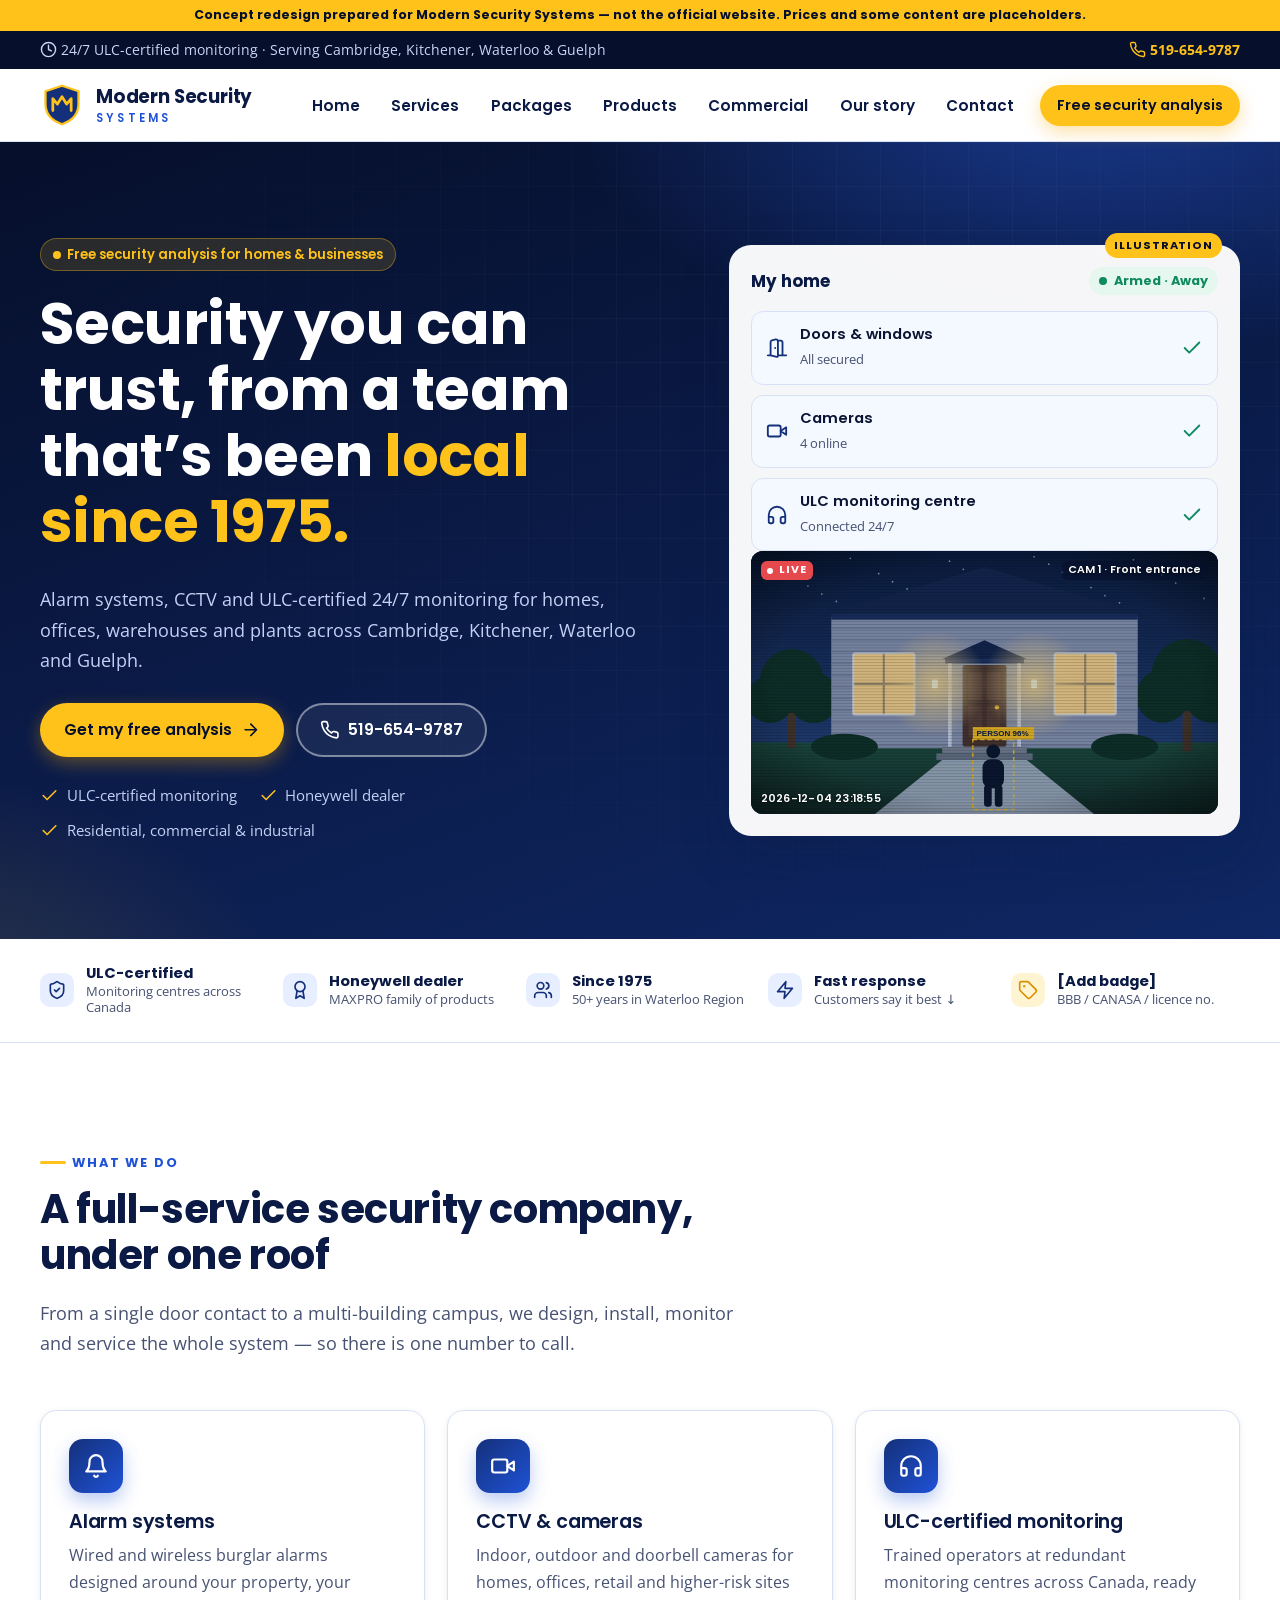
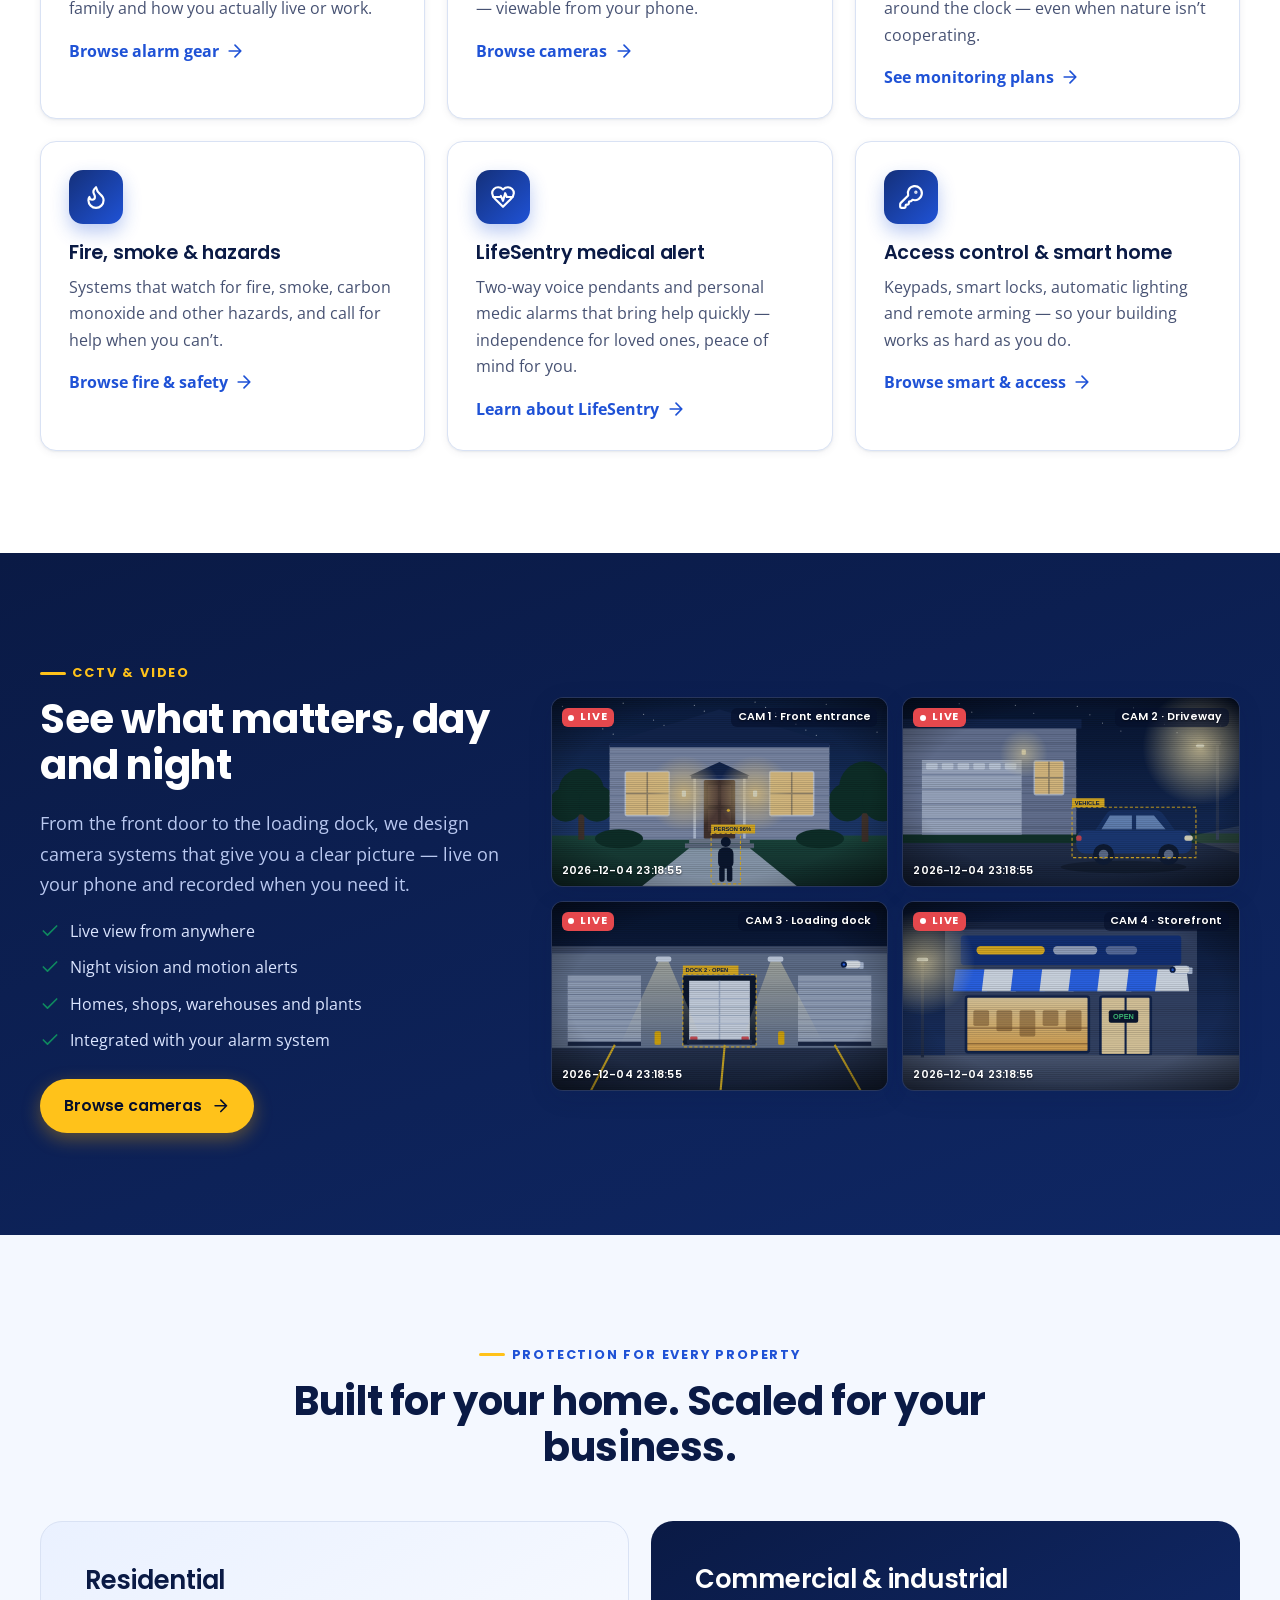
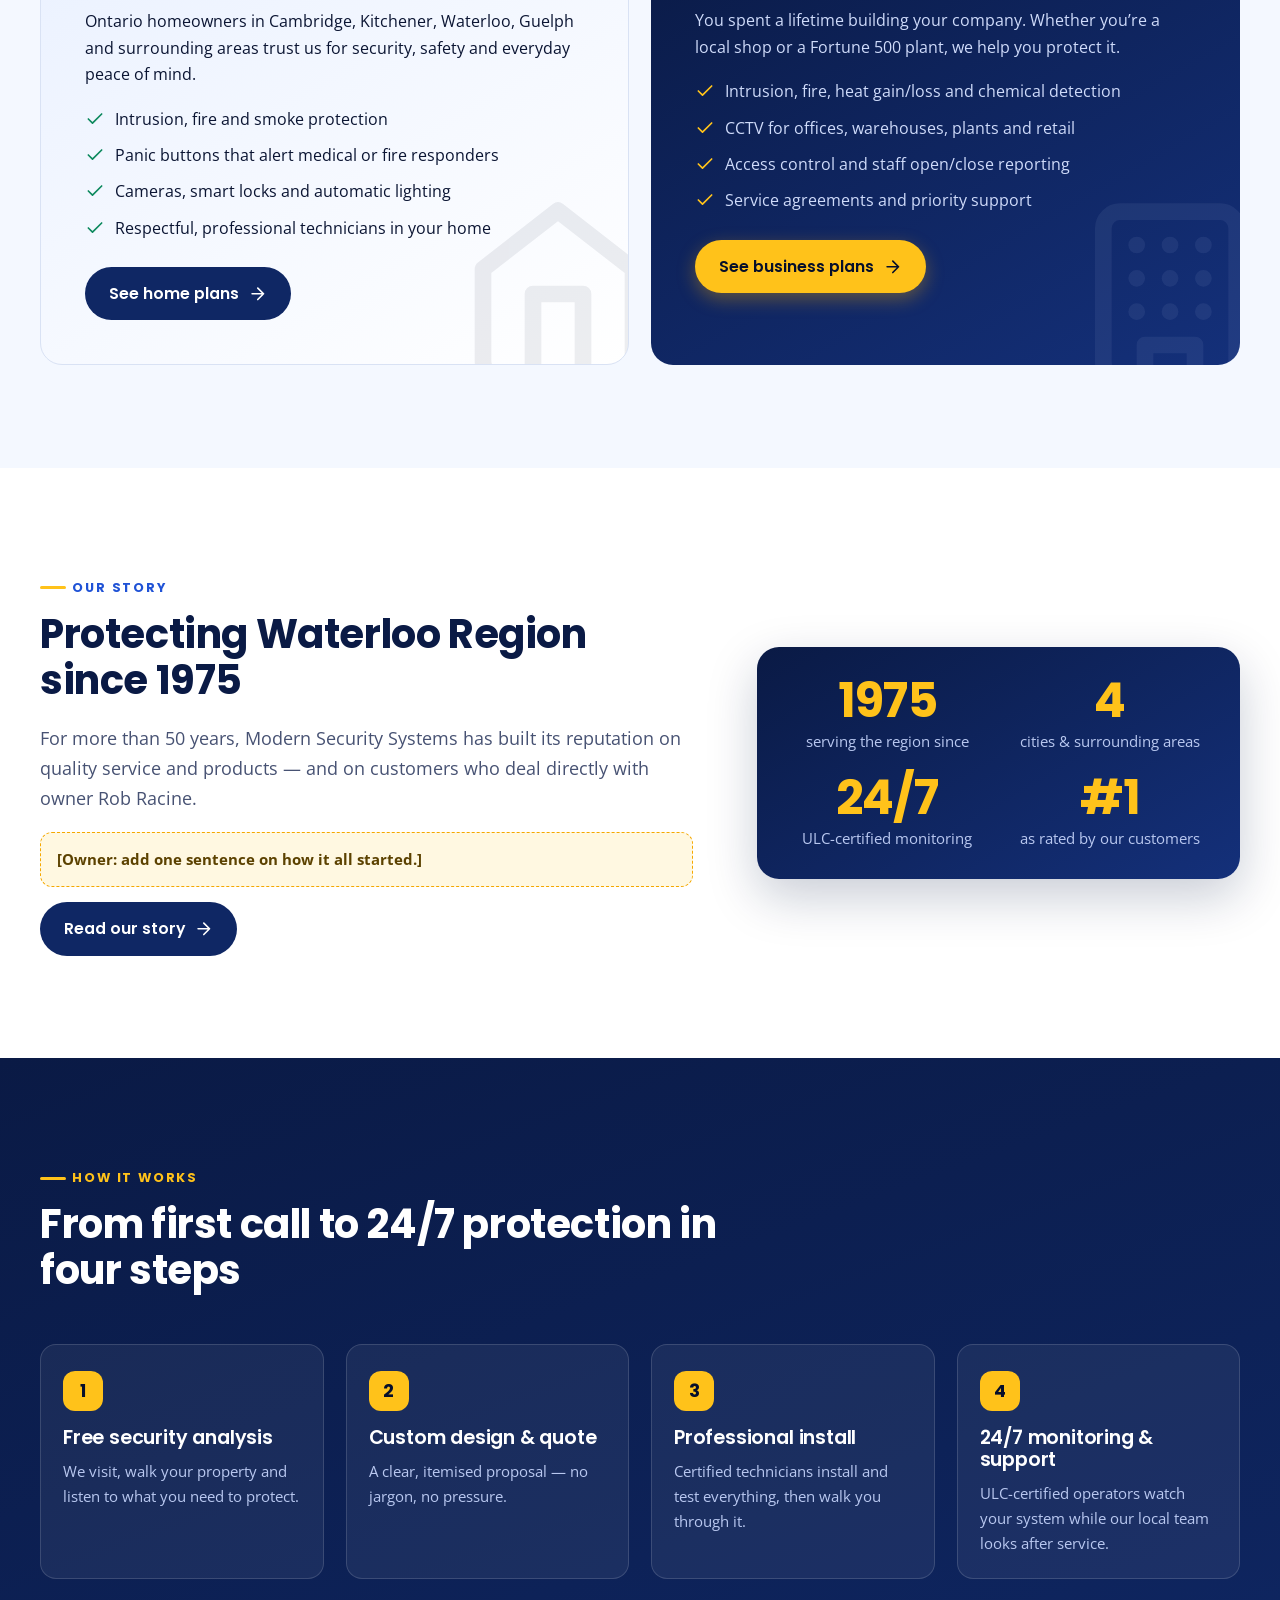
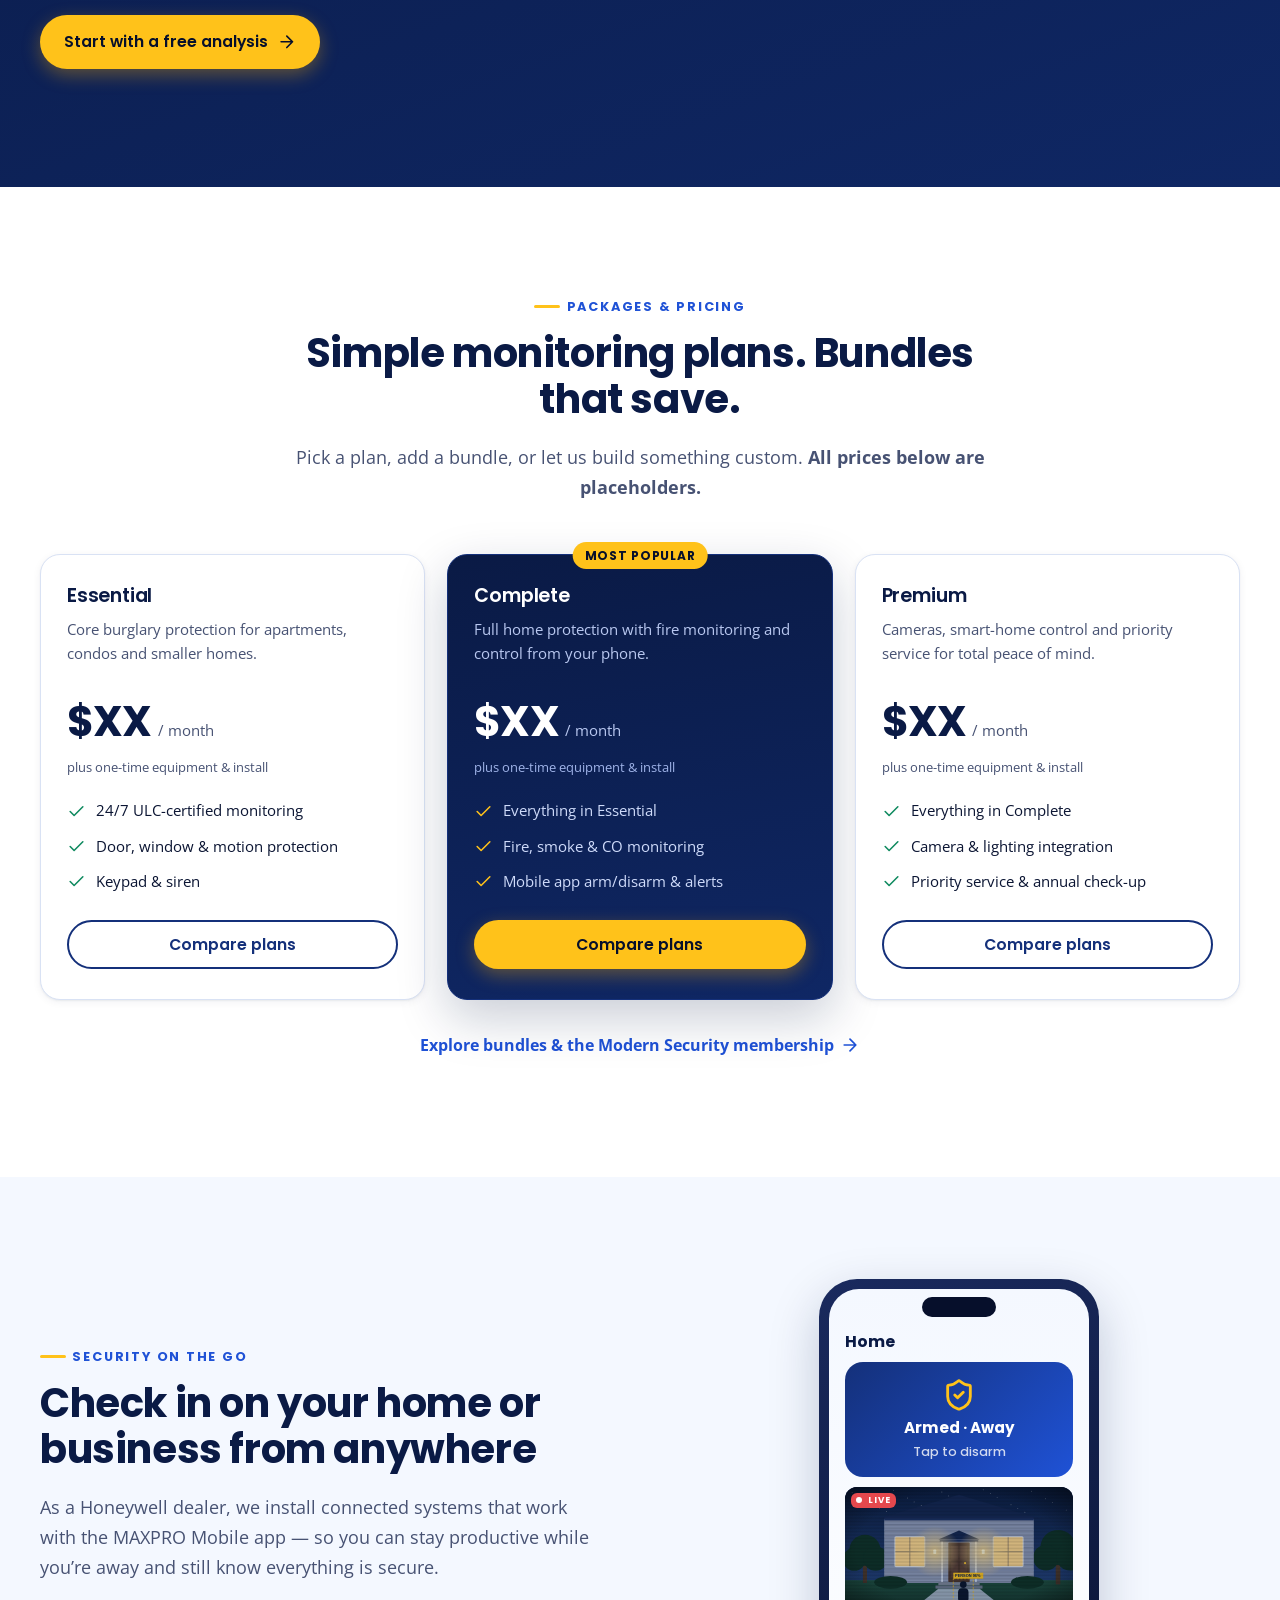
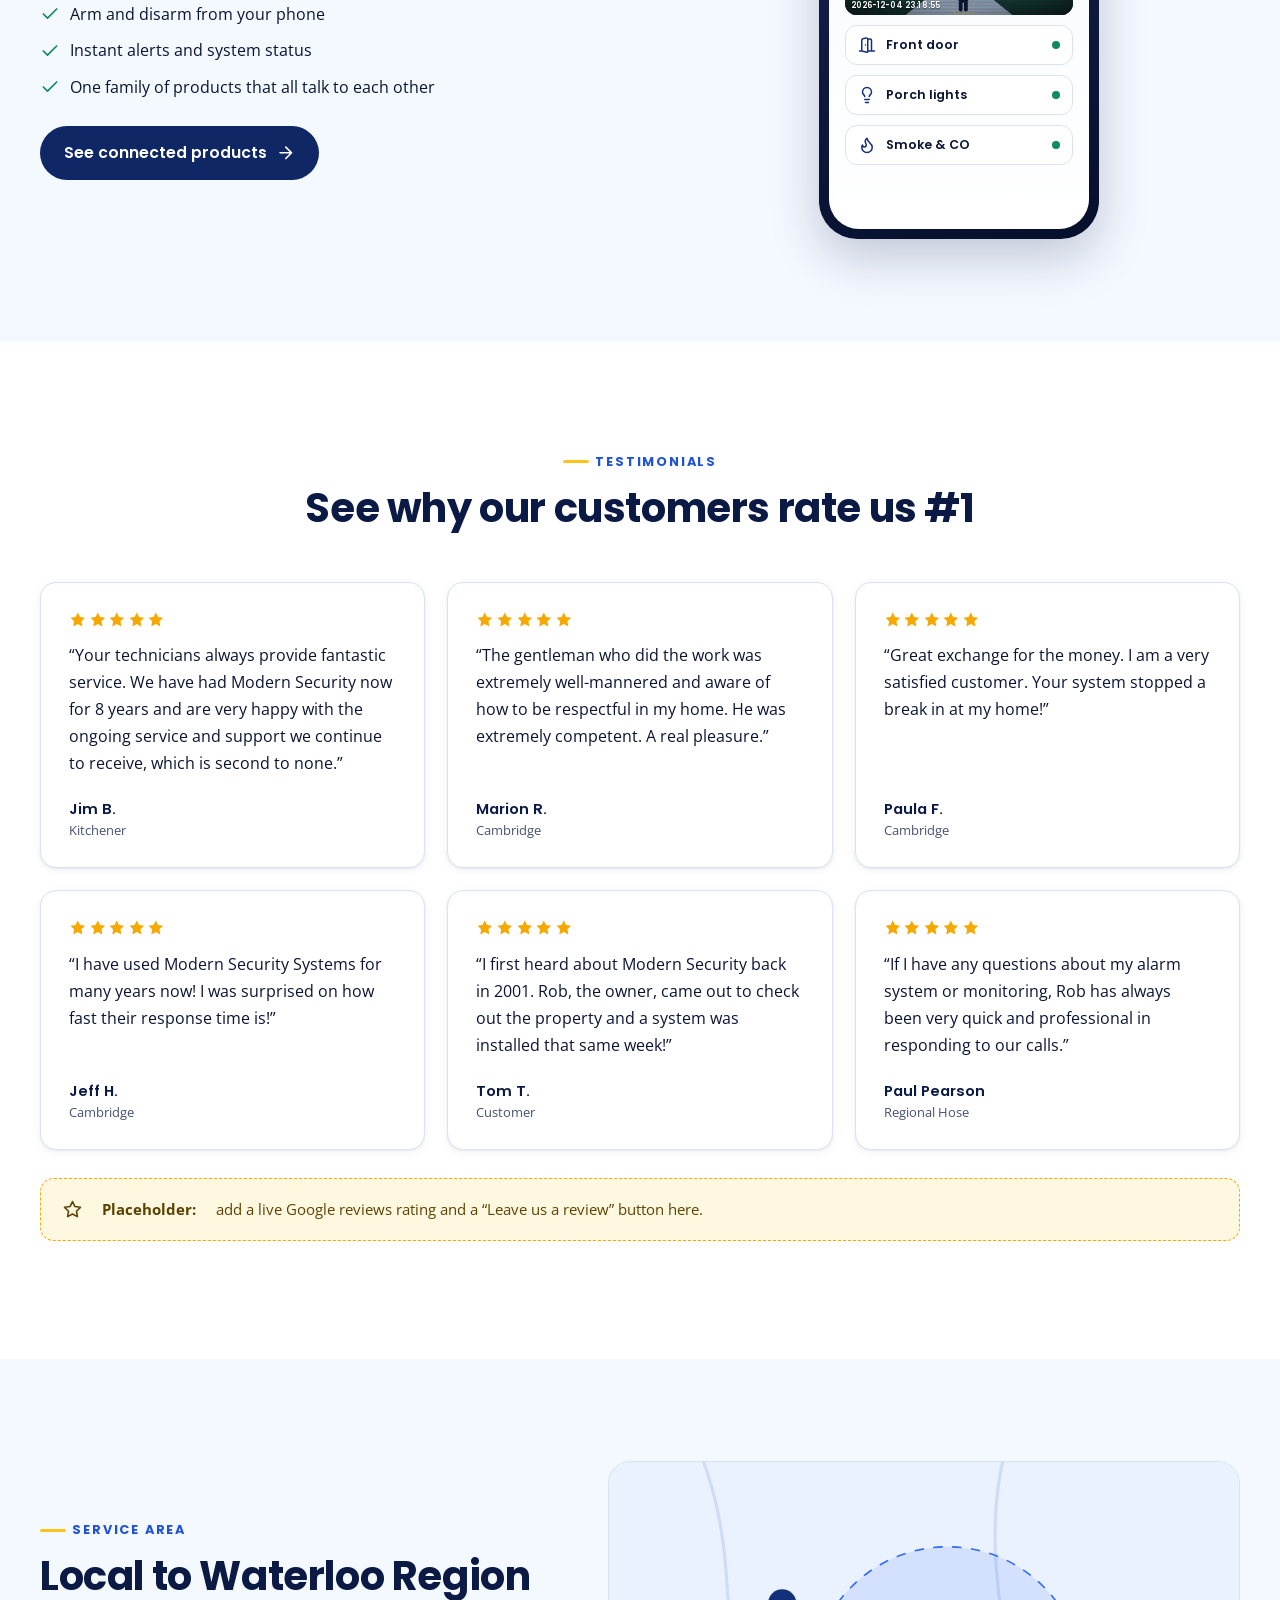
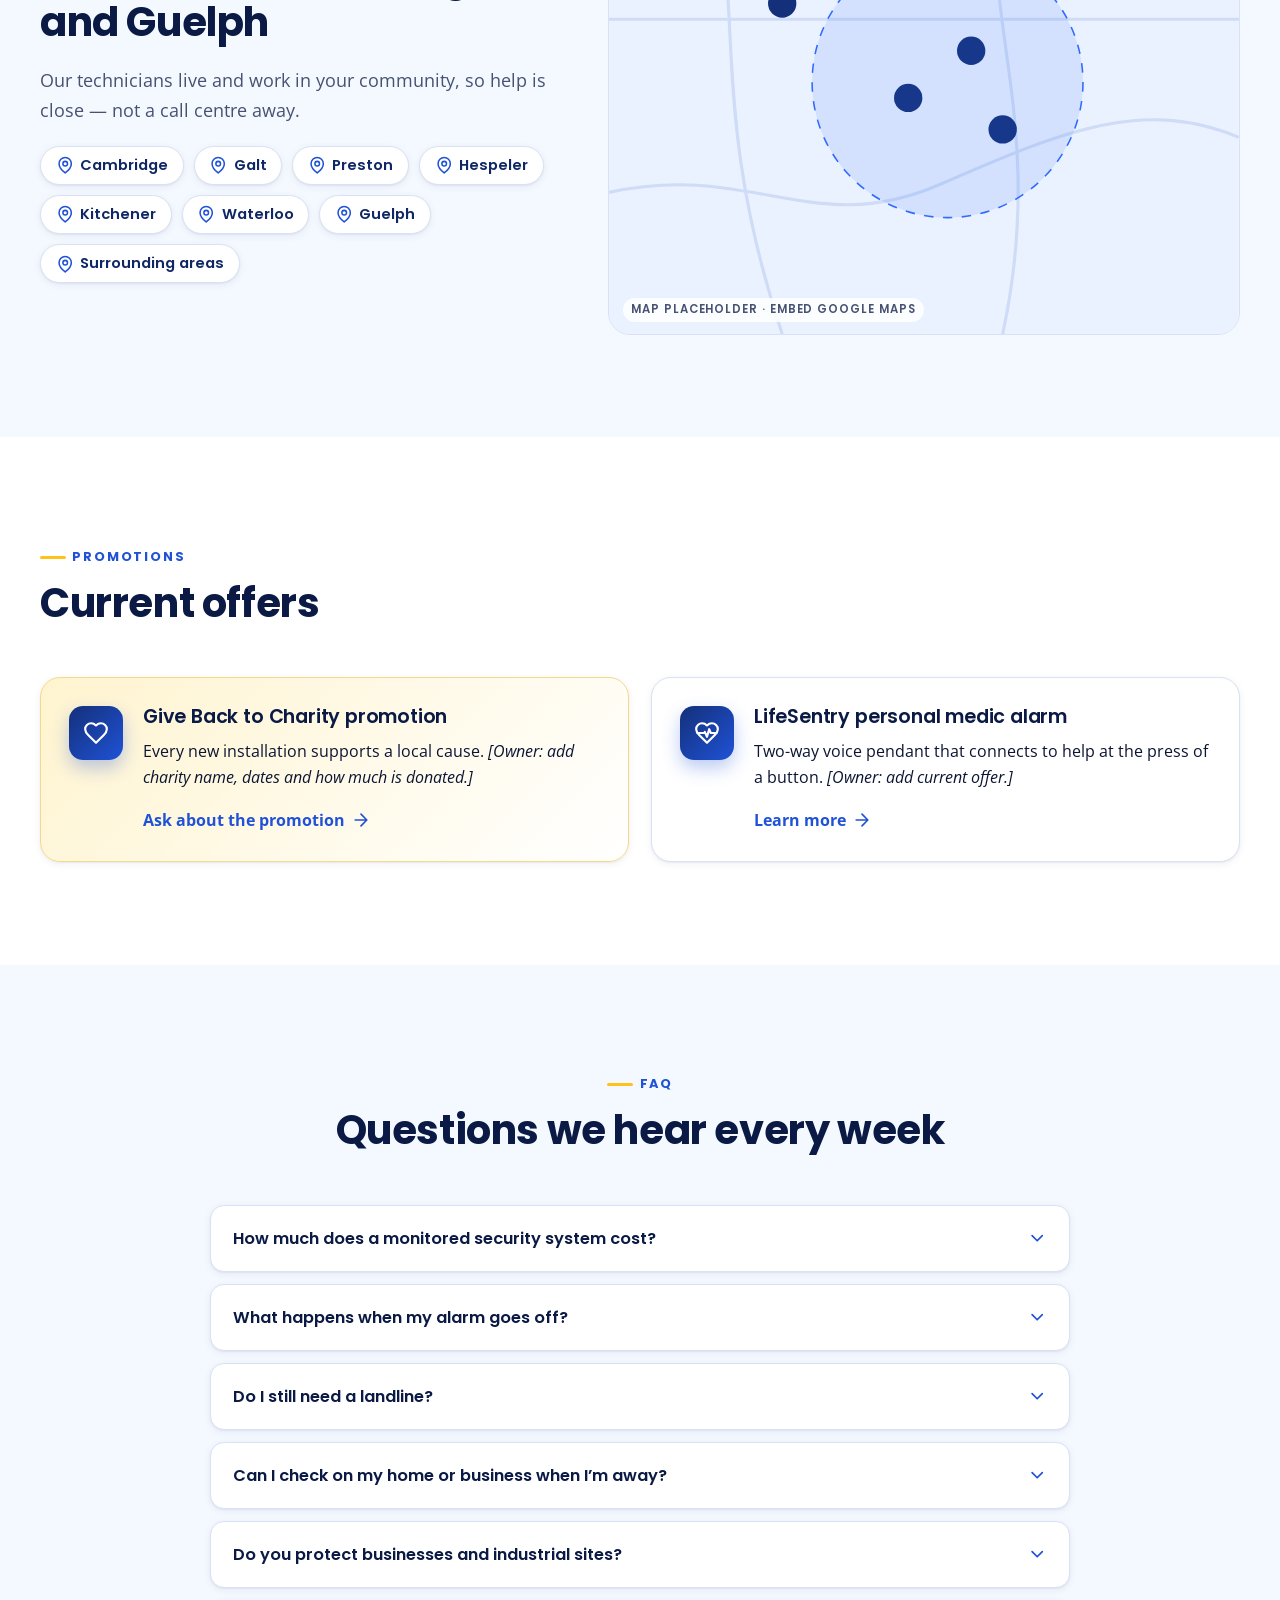
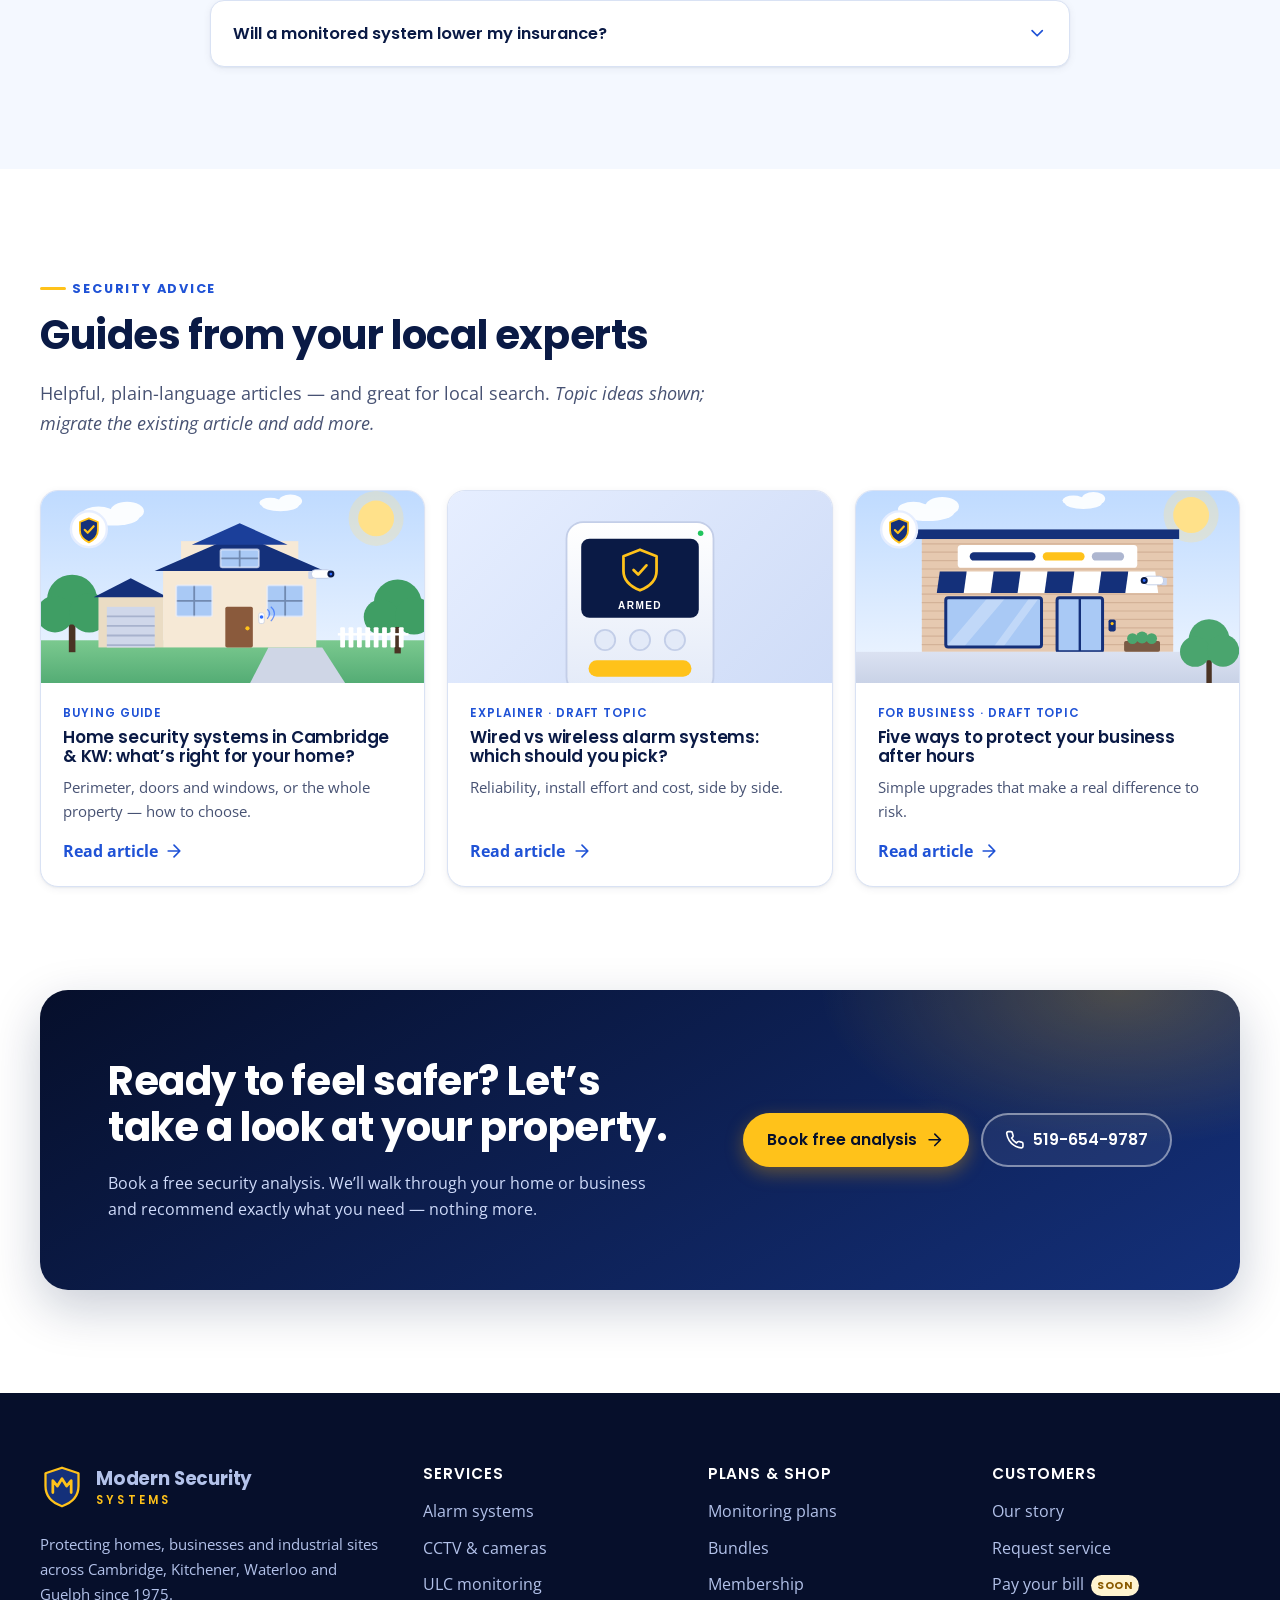
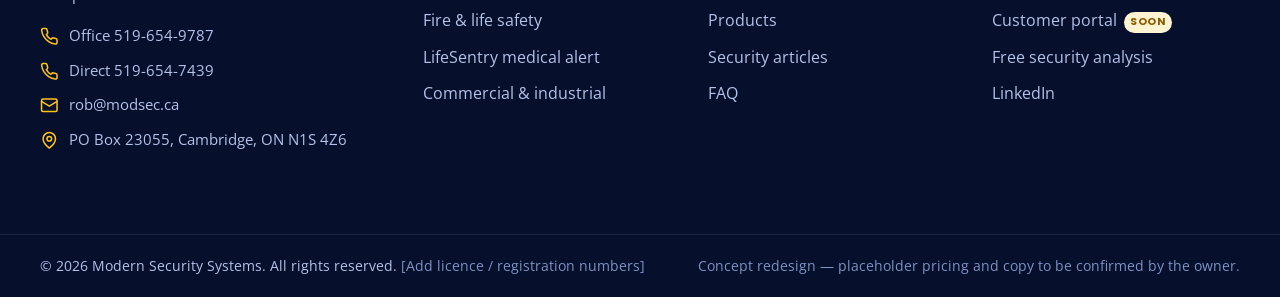
<file: docs/index.html>
<!doctype html>
<html lang="en-CA" class="no-js">
<head>
  <meta charset="utf-8">
  <meta name="viewport" content="width=device-width, initial-scale=1">
  <title>Modern Security Systems | Alarms, CCTV &amp; Monitoring in Cambridge, Kitchener, Waterloo &amp; Guelph</title>
  <meta name="description" content="Modern Security Systems has protected homes and businesses in Cambridge, Kitchener, Waterloo and Guelph since 1975. Alarm systems, CCTV and ULC-certified 24/7 monitoring. Book a free security analysis.">
  <meta name="theme-color" content="#0a1a45">
  <meta name="robots" content="noindex, nofollow">
  <link rel="icon" href="data:image/svg+xml,%3Csvg xmlns='http://www.w3.org/2000/svg' viewBox='0 0 48 48'%3E%3Cpath d='M24 3 6 9v14c0 11 7.6 18.4 18 22 10.4-3.6 18-11 18-22V9z' fill='%2314307a' stroke='%23ffc21a' stroke-width='3'/%3E%3C/svg%3E">
  <link rel="preconnect" href="https://fonts.googleapis.com">
  <link rel="preconnect" href="https://fonts.gstatic.com" crossorigin>
  <link href="https://fonts.googleapis.com/css2?family=Open+Sans:wght@400;600;700&family=Poppins:wght@500;600;700&display=swap" rel="stylesheet">
  <link rel="stylesheet" href="assets/styles.css">
  <script type="application/ld+json">
  {
    "@context": "https://schema.org",
    "@type": "LocalBusiness",
    "name": "Modern Security Systems",
    "description": "Alarm systems, CCTV and ULC-certified monitoring for homes, businesses and industrial sites.",
    "telephone": "+1-519-654-9787",
    "email": "rob@modsec.ca",
    "address": { "@type": "PostalAddress", "postOfficeBoxNumber": "23055", "addressLocality": "Cambridge", "addressRegion": "ON", "postalCode": "N1S 4Z6", "addressCountry": "CA" },
    "areaServed": ["Cambridge", "Kitchener", "Waterloo", "Guelph"]
  }
  </script>
</head>
<body>
<svg xmlns="http://www.w3.org/2000/svg" style="position:absolute;width:0;height:0;overflow:hidden" aria-hidden="true" focusable="false">
  <defs>
    <symbol id="i-shield" viewBox="0 0 24 24"><path d="M20 13c0 5-3.5 7.5-7.66 8.95a1 1 0 0 1-.67-.01C7.5 20.5 4 18 4 13V6a1 1 0 0 1 1-1c2 0 4.5-1.2 6.24-2.72a1.17 1.17 0 0 1 1.52 0C14.51 3.81 17 5 19 5a1 1 0 0 1 1 1z"/><path d="m9 12 2 2 4-4"/></symbol>
    <symbol id="i-phone" viewBox="0 0 24 24"><path d="M22 16.92v3a2 2 0 0 1-2.18 2 19.79 19.79 0 0 1-8.63-3.07 19.5 19.5 0 0 1-6-6 19.79 19.79 0 0 1-3.07-8.67A2 2 0 0 1 4.11 2h3a2 2 0 0 1 2 1.72c.127.96.361 1.903.7 2.81a2 2 0 0 1-.45 2.11L8.09 9.91a16 16 0 0 0 6 6l1.27-1.27a2 2 0 0 1 2.11-.45c.907.339 1.85.573 2.81.7A2 2 0 0 1 22 16.92z"/></symbol>
    <symbol id="i-video" viewBox="0 0 24 24"><path d="m22 8-6 4 6 4V8z"/><rect x="2" y="6" width="14" height="12" rx="2"/></symbol>
    <symbol id="i-bell" viewBox="0 0 24 24"><path d="M6 8a6 6 0 0 1 12 0c0 7 3 9 3 9H3s3-2 3-9"/><path d="M10.3 21a1.94 1.94 0 0 0 3.4 0"/></symbol>
    <symbol id="i-home" viewBox="0 0 24 24"><path d="m3 9 9-7 9 7v11a2 2 0 0 1-2 2H5a2 2 0 0 1-2-2z"/><path d="M9 22V12h6v10"/></symbol>
    <symbol id="i-building" viewBox="0 0 24 24"><rect x="4" y="2" width="16" height="20" rx="2"/><path d="M9 22v-4h6v4M8 6h.01M12 6h.01M16 6h.01M8 10h.01M12 10h.01M16 10h.01M8 14h.01M12 14h.01M16 14h.01"/></symbol>
    <symbol id="i-flame" viewBox="0 0 24 24"><path d="M8.5 14.5A2.5 2.5 0 0 0 11 12c0-1.38-.5-2-1-3-1.072-2.143-.224-4.054 2-6 .5 2.5 2 4.9 4 6.5 2 1.6 3 3.5 3 5.5a7 7 0 1 1-14 0c0-1.153.433-2.294 1-3a2.5 2.5 0 0 0 2.5 2.5z"/></symbol>
    <symbol id="i-heart-pulse" viewBox="0 0 24 24"><path d="M19 14c1.49-1.46 3-3.21 3-5.5A5.5 5.5 0 0 0 16.5 3c-1.76 0-3 .5-4.5 2-1.5-1.5-2.74-2-4.5-2A5.5 5.5 0 0 0 2 8.5c0 2.3 1.5 4.05 3 5.5l7 7z"/><path d="M3.22 12H9.5l.5-1 2 4.5 2-7 1.5 3.5h5.27"/></symbol>
    <symbol id="i-heart" viewBox="0 0 24 24"><path d="M19 14c1.49-1.46 3-3.21 3-5.5A5.5 5.5 0 0 0 16.5 3c-1.76 0-3 .5-4.5 2-1.5-1.5-2.74-2-4.5-2A5.5 5.5 0 0 0 2 8.5c0 2.3 1.5 4.05 3 5.5l7 7z"/></symbol>
    <symbol id="i-smartphone" viewBox="0 0 24 24"><rect x="5" y="2" width="14" height="20" rx="2"/><path d="M12 18h.01"/></symbol>
    <symbol id="i-clock" viewBox="0 0 24 24"><circle cx="12" cy="12" r="10"/><path d="M12 6v6l4 2"/></symbol>
    <symbol id="i-pin" viewBox="0 0 24 24"><path d="M20 10c0 6-8 12-8 12s-8-6-8-12a8 8 0 0 1 16 0z"/><circle cx="12" cy="10" r="3"/></symbol>
    <symbol id="i-mail" viewBox="0 0 24 24"><rect x="2" y="4" width="20" height="16" rx="2"/><path d="m22 7-10 6L2 7"/></symbol>
    <symbol id="i-check" viewBox="0 0 24 24"><path d="M20 6 9 17l-5-5"/></symbol>
    <symbol id="i-x" viewBox="0 0 24 24"><path d="M18 6 6 18M6 6l12 12"/></symbol>
    <symbol id="i-star" viewBox="0 0 24 24"><path d="m12 2 3.09 6.26L22 9.27l-5 4.87 1.18 6.88L12 17.77l-6.18 3.25L7 14.14 2 9.27l6.91-1.01z"/></symbol>
    <symbol id="i-lock" viewBox="0 0 24 24"><rect x="3" y="11" width="18" height="11" rx="2"/><path d="M7 11V7a5 5 0 0 1 10 0v4"/></symbol>
    <symbol id="i-arrow" viewBox="0 0 24 24"><path d="M5 12h14M12 5l7 7-7 7"/></symbol>
    <symbol id="i-menu" viewBox="0 0 24 24"><path d="M4 6h16M4 12h16M4 18h16"/></symbol>
    <symbol id="i-chevron" viewBox="0 0 24 24"><path d="m6 9 6 6 6-6"/></symbol>
    <symbol id="i-package" viewBox="0 0 24 24"><path d="m7.5 4.27 9 5.15"/><path d="M21 8a2 2 0 0 0-1-1.73l-7-4a2 2 0 0 0-2 0l-7 4A2 2 0 0 0 3 8v8a2 2 0 0 0 1 1.73l7 4a2 2 0 0 0 2 0l7-4A2 2 0 0 0 21 16z"/><path d="m3.3 7 8.7 5 8.7-5M12 22V12"/></symbol>
    <symbol id="i-headset" viewBox="0 0 24 24"><path d="M3 14h3a2 2 0 0 1 2 2v3a2 2 0 0 1-2 2H5a2 2 0 0 1-2-2v-7a9 9 0 0 1 18 0v7a2 2 0 0 1-2 2h-1a2 2 0 0 1-2-2v-3a2 2 0 0 1 2-2h3"/></symbol>
    <symbol id="i-award" viewBox="0 0 24 24"><circle cx="12" cy="8" r="6"/><path d="M15.477 12.89 17 22l-5-3-5 3 1.523-9.11"/></symbol>
    <symbol id="i-wrench" viewBox="0 0 24 24"><path d="M14.7 6.3a1 1 0 0 0 0 1.4l1.6 1.6a1 1 0 0 0 1.4 0l3.77-3.77a6 6 0 0 1-7.94 7.94l-6.91 6.91a2.12 2.12 0 0 1-3-3l6.91-6.91a6 6 0 0 1 7.94-7.94z"/></symbol>
    <symbol id="i-users" viewBox="0 0 24 24"><path d="M16 21v-2a4 4 0 0 0-4-4H6a4 4 0 0 0-4 4v2"/><circle cx="9" cy="7" r="4"/><path d="M22 21v-2a4 4 0 0 0-3-3.87M16 3.13a4 4 0 0 1 0 7.75"/></symbol>
    <symbol id="i-key" viewBox="0 0 24 24"><path d="M2.586 17.414A2 2 0 0 0 2 18.828V21a1 1 0 0 0 1 1h3a1 1 0 0 0 1-1v-1a1 1 0 0 1 1-1h1a1 1 0 0 0 1-1v-1a1 1 0 0 1 1-1h.172a2 2 0 0 0 1.414-.586l.814-.814a6.5 6.5 0 1 0-4-4z"/><circle cx="16.5" cy="7.5" r=".5" fill="currentColor"/></symbol>
    <symbol id="i-wifi" viewBox="0 0 24 24"><path d="M12 20h.01M2 8.82a15 15 0 0 1 20 0M5 12.86a10 10 0 0 1 14 0M8.5 16.43a5 5 0 0 1 7 0"/></symbol>
    <symbol id="i-radio" viewBox="0 0 24 24"><circle cx="12" cy="12" r="2"/><path d="M16.24 7.76a6 6 0 0 1 0 8.49m-8.48-.01a6 6 0 0 1 0-8.49m11.31-2.82a10 10 0 0 1 0 14.14m-14.14 0a10 10 0 0 1 0-14.14"/></symbol>
    <symbol id="i-file" viewBox="0 0 24 24"><path d="M14.5 2H6a2 2 0 0 0-2 2v16a2 2 0 0 0 2 2h12a2 2 0 0 0 2-2V7.5z"/><path d="M14 2v6h6M16 13H8M16 17H8M10 9H8"/></symbol>
    <symbol id="i-tag" viewBox="0 0 24 24"><path d="M12.586 2.586A2 2 0 0 0 11.172 2H4a2 2 0 0 0-2 2v7.172a2 2 0 0 0 .586 1.414l8.704 8.704a2.426 2.426 0 0 0 3.42 0l6.58-6.58a2.426 2.426 0 0 0 0-3.42z"/><circle cx="7.5" cy="7.5" r=".5" fill="currentColor"/></symbol>
    <symbol id="i-calendar" viewBox="0 0 24 24"><path d="M8 2v4M16 2v4"/><rect x="3" y="4" width="18" height="18" rx="2"/><path d="M3 10h18"/></symbol>
    <symbol id="i-card" viewBox="0 0 24 24"><rect x="2" y="5" width="20" height="14" rx="2"/><path d="M2 10h20"/></symbol>
    <symbol id="i-zap" viewBox="0 0 24 24"><path d="M13 2 3 14h9l-1 8 10-12h-9z"/></symbol>
    <symbol id="i-bulb" viewBox="0 0 24 24"><path d="M15 14c.2-1 .7-1.7 1.5-2.5 1-.9 1.5-2.2 1.5-3.5A6 6 0 0 0 6 8c0 1 .2 2.2 1.5 3.5.7.7 1.3 1.5 1.5 2.5M9 18h6M10 22h4"/></symbol>
    <symbol id="i-external" viewBox="0 0 24 24"><path d="M15 3h6v6M10 14 21 3M18 13v6a2 2 0 0 1-2 2H5a2 2 0 0 1-2-2V8a2 2 0 0 1 2-2h6"/></symbol>
    <symbol id="i-linkedin" viewBox="0 0 24 24"><path d="M16 8a6 6 0 0 1 6 6v7h-4v-7a2 2 0 0 0-4 0v7h-4v-7a6 6 0 0 1 6-6zM2 9h4v12H2z"/><circle cx="4" cy="4" r="2"/></symbol>
    <symbol id="i-thermo" viewBox="0 0 24 24"><path d="M14 4v10.54a4 4 0 1 1-4 0V4a2 2 0 0 1 4 0z"/></symbol>
    <symbol id="i-play" viewBox="0 0 24 24"><path d="M6 4v16l14-8z"/></symbol>
    <symbol id="i-door" viewBox="0 0 24 24"><path d="M13 4h3a2 2 0 0 1 2 2v14M2 20h3M13 20h9M10 12v.01M13 4.562v16.157a1 1 0 0 1-1.242.97L5 20V5.562a2 2 0 0 1 1.515-1.94l4-1A2 2 0 0 1 13 4.561z"/></symbol>
  </defs>
</svg>

<a class="skip" href="#main">Skip to content</a>

<div class="concept-bar" role="note">Concept redesign prepared for Modern Security Systems &mdash; not the official website. Prices and some content are placeholders.</div>

<div class="topbar">
  <div class="wrap topbar__in">
    <p><svg class="ic" aria-hidden="true"><use href="#i-clock"/></svg> 24/7 ULC-certified monitoring &middot; Serving Cambridge, Kitchener, Waterloo &amp; Guelph</p>
    <a href="tel:+15196549787"><svg class="ic" aria-hidden="true"><use href="#i-phone"/></svg> 519-654-9787</a>
  </div>
</div>

<header class="site-header">
  <div class="wrap nav">
    <a class="brand" href="index.html" aria-label="Modern Security Systems - home">
      <!-- Placeholder mark: swap for the real logo file when the owner signs off -->
      <svg class="brand__mark" viewBox="0 0 48 48" aria-hidden="true">
        <path d="M24 3 6 9v14c0 11 7.6 18.4 18 22 10.4-3.6 18-11 18-22V9z" fill="#14307a"/>
        <path d="M24 3 6 9v14c0 11 7.6 18.4 18 22 10.4-3.6 18-11 18-22V9z" fill="none" stroke="#ffc21a" stroke-width="2.5" stroke-linejoin="round"/>
        <path d="M14 30V17l5 6 5-8 5 8 5-6v13" fill="none" stroke="#ffc21a" stroke-width="3" stroke-linecap="round" stroke-linejoin="round"/>
      </svg>
      <span class="brand__txt"><strong>Modern Security</strong><small>Systems</small></span>
    </a>

    <button class="nav-toggle" type="button" aria-expanded="false" aria-controls="menu" aria-label="Open menu">
      <svg class="ic" aria-hidden="true"><use href="#i-menu"/></svg>
    </button>

    <nav id="menu" class="menu" aria-label="Primary">
      <a data-nav="home" href="index.html">Home</a>
      <a data-nav="services" href="index.html#services">Services</a>
      <a data-nav="packages" href="packages.html">Packages</a>
      <a data-nav="products" href="products.html">Products</a>
      <a data-nav="commercial" href="index.html#commercial">Commercial</a>
      <a data-nav="about" href="about.html">Our story</a>
      <a data-nav="contact" href="contact.html">Contact</a>
      <a class="btn btn--amber menu__cta" href="contact.html#quote">Free security analysis</a>
    </nav>
  </div>
</header>


<main id="main">

  <!-- HERO -->
  <section class="hero" aria-labelledby="hero-h">
    <div class="wrap hero__grid">
      <div>
        <p class="pill"><span class="dot"></span> Free security analysis for homes &amp; businesses</p>
        <h1 id="hero-h">Security you can trust, from a team that&rsquo;s been <em>local since 1975.</em></h1>
        <p class="lead">Alarm systems, CCTV and ULC-certified 24/7 monitoring for homes, offices, warehouses and plants across Cambridge, Kitchener, Waterloo and Guelph.</p>
        <div class="hero__cta">
          <a class="btn btn--amber" href="contact.html#quote">Get my free analysis <svg class="ic" aria-hidden="true"><use href="#i-arrow"/></svg></a>
          <a class="btn btn--ghost-dark" href="tel:+15196549787"><svg class="ic" aria-hidden="true"><use href="#i-phone"/></svg> 519-654-9787</a>
        </div>
        <ul class="hero__points">
          <li><svg class="ic" aria-hidden="true"><use href="#i-check"/></svg> ULC-certified monitoring</li>
          <li><svg class="ic" aria-hidden="true"><use href="#i-check"/></svg> Honeywell dealer</li>
          <li><svg class="ic" aria-hidden="true"><use href="#i-check"/></svg> Residential, commercial &amp; industrial</li>
        </ul>
      </div>

      <div class="dash" role="img" aria-label="Illustration of a security system dashboard showing the system armed, doors closed, cameras online and monitoring connected">
        <span class="dash__tag">Illustration</span>
        <div class="dash__top">
          <span class="dash__title">My home</span>
          <span class="dash__status"><span class="dot"></span> Armed &middot; Away</span>
        </div>
        <div class="dash__rows">
          <div class="dash__row"><svg class="ic" aria-hidden="true"><use href="#i-door"/></svg><div><b>Doors &amp; windows</b><span>All secured</span></div><svg class="ic ok" aria-hidden="true"><use href="#i-check"/></svg></div>
          <div class="dash__row"><svg class="ic" aria-hidden="true"><use href="#i-video"/></svg><div><b>Cameras</b><span>4 online</span></div><svg class="ic ok" aria-hidden="true"><use href="#i-check"/></svg></div>
          <div class="dash__row"><svg class="ic" aria-hidden="true"><use href="#i-headset"/></svg><div><b>ULC monitoring centre</b><span>Connected 24/7</span></div><svg class="ic ok" aria-hidden="true"><use href="#i-check"/></svg></div>
        </div>
        <figure class="feed dash__feed">
          <img src="assets/img/cam-front.svg" alt="" width="640" height="360" fetchpriority="high">
          <figcaption>
            <span class="feed__live"><i></i>LIVE</span>
            <span class="feed__name">CAM 1 &middot; Front entrance</span>
            <time class="feed__time" data-clock aria-hidden="true">2026-01-01 00:00:00</time>
          </figcaption>
        </figure>
      </div>
    </div>
  </section>

  <!-- TRUST STRIP -->
  <section class="trust" aria-label="Why customers trust us">
    <div class="wrap trust__in">
      <div class="trust__item"><svg class="ic" aria-hidden="true"><use href="#i-shield"/></svg><div><b>ULC-certified</b><span>Monitoring centres across Canada</span></div></div>
      <div class="trust__item"><svg class="ic" aria-hidden="true"><use href="#i-award"/></svg><div><b>Honeywell dealer</b><span>MAXPRO family of products</span></div></div>
      <div class="trust__item"><svg class="ic" aria-hidden="true"><use href="#i-users"/></svg><div><b>Since 1975</b><span>50+ years in Waterloo Region</span></div></div>
      <div class="trust__item"><svg class="ic" aria-hidden="true"><use href="#i-zap"/></svg><div><b>Fast response</b><span>Customers say it best &darr;</span></div></div>
      <div class="trust__item trust__item--todo"><svg class="ic" aria-hidden="true"><use href="#i-tag"/></svg><div><b>[Add badge]</b><span>BBB / CANASA / licence no.</span></div></div>
    </div>
  </section>

  <!-- SERVICES -->
  <section class="section" id="services" aria-labelledby="services-h">
    <div class="wrap">
      <div class="section-head reveal">
        <span class="eyebrow">What we do</span>
        <h2 id="services-h">A full-service security company, under one roof</h2>
        <p class="lead">From a single door contact to a multi-building campus, we design, install, monitor and service the whole system &mdash; so there is one number to call.</p>
      </div>
      <div class="grid grid--3">
        <article class="card reveal">
          <div class="card__icon"><svg class="ic" aria-hidden="true"><use href="#i-bell"/></svg></div>
          <h3>Alarm systems</h3>
          <p>Wired and wireless burglar alarms designed around your property, your family and how you actually live or work.</p>
          <a class="link-arrow" href="products.html#alarm">Browse alarm gear <svg class="ic" aria-hidden="true"><use href="#i-arrow"/></svg></a>
        </article>
        <article class="card reveal">
          <div class="card__icon"><svg class="ic" aria-hidden="true"><use href="#i-video"/></svg></div>
          <h3>CCTV &amp; cameras</h3>
          <p>Indoor, outdoor and doorbell cameras for homes, offices, retail and higher-risk sites &mdash; viewable from your phone.</p>
          <a class="link-arrow" href="products.html#cameras">Browse cameras <svg class="ic" aria-hidden="true"><use href="#i-arrow"/></svg></a>
        </article>
        <article class="card reveal">
          <div class="card__icon"><svg class="ic" aria-hidden="true"><use href="#i-headset"/></svg></div>
          <h3>ULC-certified monitoring</h3>
          <p>Trained operators at redundant monitoring centres across Canada, ready around the clock &mdash; even when nature isn&rsquo;t cooperating.</p>
          <a class="link-arrow" href="packages.html#plans">See monitoring plans <svg class="ic" aria-hidden="true"><use href="#i-arrow"/></svg></a>
        </article>
        <article class="card reveal">
          <div class="card__icon"><svg class="ic" aria-hidden="true"><use href="#i-flame"/></svg></div>
          <h3>Fire, smoke &amp; hazards</h3>
          <p>Systems that watch for fire, smoke, carbon monoxide and other hazards, and call for help when you can&rsquo;t.</p>
          <a class="link-arrow" href="products.html#safety">Browse fire &amp; safety <svg class="ic" aria-hidden="true"><use href="#i-arrow"/></svg></a>
        </article>
        <article class="card reveal" id="medical">
          <div class="card__icon"><svg class="ic" aria-hidden="true"><use href="#i-heart-pulse"/></svg></div>
          <h3>LifeSentry medical alert</h3>
          <p>Two-way voice pendants and personal medic alarms that bring help quickly &mdash; independence for loved ones, peace of mind for you.</p>
          <a class="link-arrow" href="products.html#lifesentry">Learn about LifeSentry <svg class="ic" aria-hidden="true"><use href="#i-arrow"/></svg></a>
        </article>
        <article class="card reveal">
          <div class="card__icon"><svg class="ic" aria-hidden="true"><use href="#i-key"/></svg></div>
          <h3>Access control &amp; smart home</h3>
          <p>Keypads, smart locks, automatic lighting and remote arming &mdash; so your building works as hard as you do.</p>
          <a class="link-arrow" href="products.html#smart">Browse smart &amp; access <svg class="ic" aria-hidden="true"><use href="#i-arrow"/></svg></a>
        </article>
      </div>
    </div>
  </section>

  <!-- VIDEO / CCTV -->
  <section class="section section--navy" id="video" aria-labelledby="video-h">
    <div class="wrap video-sec">
      <div class="reveal">
        <span class="eyebrow">CCTV &amp; video</span>
        <h2 id="video-h">See what matters, day and night</h2>
        <p class="lead">From the front door to the loading dock, we design camera systems that give you a clear picture &mdash; live on your phone and recorded when you need it.</p>
        <ul class="checks">
          <li><svg class="ic" aria-hidden="true"><use href="#i-check"/></svg> Live view from anywhere</li>
          <li><svg class="ic" aria-hidden="true"><use href="#i-check"/></svg> Night vision and motion alerts</li>
          <li><svg class="ic" aria-hidden="true"><use href="#i-check"/></svg> Homes, shops, warehouses and plants</li>
          <li><svg class="ic" aria-hidden="true"><use href="#i-check"/></svg> Integrated with your alarm system</li>
        </ul>
        <a class="btn btn--amber" href="products.html#cameras">Browse cameras <svg class="ic" aria-hidden="true"><use href="#i-arrow"/></svg></a>
      </div>
      <div class="cams reveal" role="group" aria-label="Example camera views (illustrations)">
        <figure class="feed">
          <img src="assets/img/cam-front.svg" alt="Illustration of a home front entrance at dusk with a person detected" width="640" height="360" loading="lazy" decoding="async">
          <figcaption><span class="feed__live"><i></i>LIVE</span><span class="feed__name">CAM 1 &middot; Front entrance</span><time class="feed__time" data-clock aria-hidden="true"></time></figcaption>
        </figure>
        <figure class="feed">
          <img src="assets/img/cam-drive.svg" alt="Illustration of a driveway at night with a vehicle detected" width="640" height="360" loading="lazy" decoding="async">
          <figcaption><span class="feed__live"><i></i>LIVE</span><span class="feed__name">CAM 2 &middot; Driveway</span><time class="feed__time" data-clock aria-hidden="true"></time></figcaption>
        </figure>
        <figure class="feed">
          <img src="assets/img/cam-dock.svg" alt="Illustration of a warehouse loading dock at night with an open bay" width="640" height="360" loading="lazy" decoding="async">
          <figcaption><span class="feed__live"><i></i>LIVE</span><span class="feed__name">CAM 3 &middot; Loading dock</span><time class="feed__time" data-clock aria-hidden="true"></time></figcaption>
        </figure>
        <figure class="feed">
          <img src="assets/img/cam-store.svg" alt="Illustration of a shop storefront at night with the open sign lit" width="640" height="360" loading="lazy" decoding="async">
          <figcaption><span class="feed__live"><i></i>LIVE</span><span class="feed__name">CAM 4 &middot; Storefront</span><time class="feed__time" data-clock aria-hidden="true"></time></figcaption>
        </figure>
      </div>
    </div>
  </section>

  <!-- RESIDENTIAL / COMMERCIAL -->
  <section class="section section--tint" id="commercial" aria-labelledby="who-h">
    <div class="wrap">
      <div class="section-head section-head--center reveal">
        <span class="eyebrow">Protection for every property</span>
        <h2 id="who-h">Built for your home. Scaled for your business.</h2>
      </div>
      <div class="split">
        <article class="panel panel--res reveal">
          <h3>Residential</h3>
          <p>Ontario homeowners in Cambridge, Kitchener, Waterloo, Guelph and surrounding areas trust us for security, safety and everyday peace of mind.</p>
          <ul class="checks">
            <li><svg class="ic" aria-hidden="true"><use href="#i-check"/></svg> Intrusion, fire and smoke protection</li>
            <li><svg class="ic" aria-hidden="true"><use href="#i-check"/></svg> Panic buttons that alert medical or fire responders</li>
            <li><svg class="ic" aria-hidden="true"><use href="#i-check"/></svg> Cameras, smart locks and automatic lighting</li>
            <li><svg class="ic" aria-hidden="true"><use href="#i-check"/></svg> Respectful, professional technicians in your home</li>
          </ul>
          <a class="btn btn--navy" href="packages.html#plans">See home plans <svg class="ic" aria-hidden="true"><use href="#i-arrow"/></svg></a>
          <svg class="ic panel__bg" aria-hidden="true"><use href="#i-home"/></svg>
        </article>
        <article class="panel panel--com reveal">
          <h3>Commercial &amp; industrial</h3>
          <p>You spent a lifetime building your company. Whether you&rsquo;re a local shop or a Fortune 500 plant, we help you protect it.</p>
          <ul class="checks">
            <li><svg class="ic" aria-hidden="true"><use href="#i-check"/></svg> Intrusion, fire, heat gain/loss and chemical detection</li>
            <li><svg class="ic" aria-hidden="true"><use href="#i-check"/></svg> CCTV for offices, warehouses, plants and retail</li>
            <li><svg class="ic" aria-hidden="true"><use href="#i-check"/></svg> Access control and staff open/close reporting</li>
            <li><svg class="ic" aria-hidden="true"><use href="#i-check"/></svg> Service agreements and priority support</li>
          </ul>
          <a class="btn btn--amber" href="packages.html#plans">See business plans <svg class="ic" aria-hidden="true"><use href="#i-arrow"/></svg></a>
          <svg class="ic panel__bg" aria-hidden="true"><use href="#i-building"/></svg>
        </article>
      </div>
    </div>
  </section>

  <!-- OUR STORY TEASER -->
  <section class="section" aria-labelledby="story-h">
    <div class="wrap about about--teaser">
      <div class="reveal">
        <span class="eyebrow">Our story</span>
        <h2 id="story-h">Protecting Waterloo Region since 1975</h2>
        <p class="lead">For more than 50 years, Modern Security Systems has built its reputation on quality service and products &mdash; and on customers who deal directly with owner Rob Racine.</p>
        <p class="todo"><strong>[Owner: add one sentence on how it all started.]</strong></p>
        <a class="btn btn--navy" href="about.html">Read our story <svg class="ic" aria-hidden="true"><use href="#i-arrow"/></svg></a>
      </div>
      <div class="stats stats--light reveal">
        <div class="stat"><b>1975</b><span>serving the region since</span></div>
        <div class="stat"><b>4</b><span>cities &amp; surrounding areas</span></div>
        <div class="stat"><b>24/7</b><span>ULC-certified monitoring</span></div>
        <div class="stat"><b>#1</b><span>as rated by our customers</span></div>
      </div>
    </div>
  </section>

  <!-- HOW IT WORKS -->
  <section class="section section--navy" aria-labelledby="how-h">
    <div class="wrap">
      <div class="section-head reveal">
        <span class="eyebrow">How it works</span>
        <h2 id="how-h">From first call to 24/7 protection in four steps</h2>
      </div>
      <ol class="steps" style="list-style:none;padding:0;margin:0">
        <li class="step reveal"><h3>Free security analysis</h3><p>We visit, walk your property and listen to what you need to protect.</p></li>
        <li class="step reveal"><h3>Custom design &amp; quote</h3><p>A clear, itemised proposal &mdash; no jargon, no pressure.</p></li>
        <li class="step reveal"><h3>Professional install</h3><p>Certified technicians install and test everything, then walk you through it.</p></li>
        <li class="step reveal"><h3>24/7 monitoring &amp; support</h3><p>ULC-certified operators watch your system while our local team looks after service.</p></li>
      </ol>
      <p style="margin-top:36px"><a class="btn btn--amber" href="contact.html#quote">Start with a free analysis <svg class="ic" aria-hidden="true"><use href="#i-arrow"/></svg></a></p>
    </div>
  </section>

  <!-- PLANS TEASER -->
  <section class="section" aria-labelledby="plans-h">
    <div class="wrap">
      <div class="section-head section-head--center reveal">
        <span class="eyebrow">Packages &amp; pricing</span>
        <h2 id="plans-h">Simple monitoring plans. Bundles that save.</h2>
        <p class="lead">Pick a plan, add a bundle, or let us build something custom. <strong>All prices below are placeholders.</strong></p>
      </div>
      <div class="grid grid--3 plans">
        <article class="plan reveal">
          <h3>Essential</h3>
          <p class="plan__for">Core burglary protection for apartments, condos and smaller homes.</p>
          <div class="price"><b>$XX</b><span>/ month</span></div>
          <p class="price-note">plus one-time equipment &amp; install</p>
          <ul class="checks">
            <li><svg class="ic" aria-hidden="true"><use href="#i-check"/></svg> 24/7 ULC-certified monitoring</li>
            <li><svg class="ic" aria-hidden="true"><use href="#i-check"/></svg> Door, window &amp; motion protection</li>
            <li><svg class="ic" aria-hidden="true"><use href="#i-check"/></svg> Keypad &amp; siren</li>
          </ul>
          <a class="btn btn--outline" href="packages.html#plans">Compare plans</a>
        </article>
        <article class="plan plan--featured reveal">
          <span class="plan__flag">Most popular</span>
          <h3>Complete</h3>
          <p class="plan__for">Full home protection with fire monitoring and control from your phone.</p>
          <div class="price"><b>$XX</b><span>/ month</span></div>
          <p class="price-note">plus one-time equipment &amp; install</p>
          <ul class="checks">
            <li><svg class="ic" aria-hidden="true"><use href="#i-check"/></svg> Everything in Essential</li>
            <li><svg class="ic" aria-hidden="true"><use href="#i-check"/></svg> Fire, smoke &amp; CO monitoring</li>
            <li><svg class="ic" aria-hidden="true"><use href="#i-check"/></svg> Mobile app arm/disarm &amp; alerts</li>
          </ul>
          <a class="btn btn--amber" href="packages.html#plans">Compare plans</a>
        </article>
        <article class="plan reveal">
          <h3>Premium</h3>
          <p class="plan__for">Cameras, smart-home control and priority service for total peace of mind.</p>
          <div class="price"><b>$XX</b><span>/ month</span></div>
          <p class="price-note">plus one-time equipment &amp; install</p>
          <ul class="checks">
            <li><svg class="ic" aria-hidden="true"><use href="#i-check"/></svg> Everything in Complete</li>
            <li><svg class="ic" aria-hidden="true"><use href="#i-check"/></svg> Camera &amp; lighting integration</li>
            <li><svg class="ic" aria-hidden="true"><use href="#i-check"/></svg> Priority service &amp; annual check-up</li>
          </ul>
          <a class="btn btn--outline" href="packages.html#plans">Compare plans</a>
        </article>
      </div>
      <p style="text-align:center;margin-top:32px"><a class="link-arrow" href="packages.html#bundles">Explore bundles &amp; the Modern Security membership <svg class="ic" aria-hidden="true"><use href="#i-arrow"/></svg></a></p>
    </div>
  </section>

  <!-- MOBILE APP -->
  <section class="section section--tint" aria-labelledby="app-h">
    <div class="wrap app">
      <div class="reveal">
        <span class="eyebrow">Security on the go</span>
        <h2 id="app-h">Check in on your home or business from anywhere</h2>
        <p class="lead">As a Honeywell dealer, we install connected systems that work with the MAXPRO Mobile app &mdash; so you can stay productive while you&rsquo;re away and still know everything is secure.</p>
        <ul class="checks">
          <li><svg class="ic" aria-hidden="true"><use href="#i-check"/></svg> Arm and disarm from your phone</li>
          <li><svg class="ic" aria-hidden="true"><use href="#i-check"/></svg> Instant alerts and system status</li>
          <li><svg class="ic" aria-hidden="true"><use href="#i-check"/></svg> One family of products that all talk to each other</li>
        </ul>
        <a class="btn btn--navy" href="products.html">See connected products <svg class="ic" aria-hidden="true"><use href="#i-arrow"/></svg></a>
      </div>
      <div class="reveal" role="img" aria-label="Illustration of a security app on a phone">
        <div class="phone">
          <div class="phone__screen">
            <h4>Home</h4>
            <div class="phone__arm"><svg class="ic" aria-hidden="true"><use href="#i-shield"/></svg>Armed &middot; Away<small>Tap to disarm</small></div>
            <figure class="feed">
              <img src="assets/img/cam-front.svg" alt="" width="640" height="360" loading="lazy" decoding="async">
              <figcaption><span class="feed__live"><i></i>LIVE</span><time class="feed__time" data-clock aria-hidden="true"></time></figcaption>
            </figure>
            <div class="phone__tile"><svg class="ic" aria-hidden="true"><use href="#i-door"/></svg>Front door<i></i></div>
            <div class="phone__tile"><svg class="ic" aria-hidden="true"><use href="#i-bulb"/></svg>Porch lights<i></i></div>
            <div class="phone__tile"><svg class="ic" aria-hidden="true"><use href="#i-flame"/></svg>Smoke &amp; CO<i></i></div>
          </div>
        </div>
      </div>
    </div>
  </section>

  <!-- TESTIMONIALS -->
  <section class="section" id="testimonials" aria-labelledby="t-h">
    <div class="wrap">
      <div class="section-head section-head--center reveal">
        <span class="eyebrow">Testimonials</span>
        <h2 id="t-h">See why our customers rate us #1</h2>
      </div>
      <div class="grid grid--3">
        <figure class="quote reveal" style="margin:0">
          <div class="stars" aria-label="5 out of 5 stars"><svg class="ic" aria-hidden="true"><use href="#i-star"/></svg><svg class="ic" aria-hidden="true"><use href="#i-star"/></svg><svg class="ic" aria-hidden="true"><use href="#i-star"/></svg><svg class="ic" aria-hidden="true"><use href="#i-star"/></svg><svg class="ic" aria-hidden="true"><use href="#i-star"/></svg></div>
          <blockquote>&ldquo;Your technicians always provide fantastic service. We have had Modern Security now for 8 years and are very happy with the ongoing service and support we continue to receive, which is second to none.&rdquo;</blockquote>
          <figcaption><cite>Jim B.<span>Kitchener</span></cite></figcaption>
        </figure>
        <figure class="quote reveal" style="margin:0">
          <div class="stars" aria-label="5 out of 5 stars"><svg class="ic" aria-hidden="true"><use href="#i-star"/></svg><svg class="ic" aria-hidden="true"><use href="#i-star"/></svg><svg class="ic" aria-hidden="true"><use href="#i-star"/></svg><svg class="ic" aria-hidden="true"><use href="#i-star"/></svg><svg class="ic" aria-hidden="true"><use href="#i-star"/></svg></div>
          <blockquote>&ldquo;The gentleman who did the work was extremely well-mannered and aware of how to be respectful in my home. He was extremely competent. A real pleasure.&rdquo;</blockquote>
          <figcaption><cite>Marion R.<span>Cambridge</span></cite></figcaption>
        </figure>
        <figure class="quote reveal" style="margin:0">
          <div class="stars" aria-label="5 out of 5 stars"><svg class="ic" aria-hidden="true"><use href="#i-star"/></svg><svg class="ic" aria-hidden="true"><use href="#i-star"/></svg><svg class="ic" aria-hidden="true"><use href="#i-star"/></svg><svg class="ic" aria-hidden="true"><use href="#i-star"/></svg><svg class="ic" aria-hidden="true"><use href="#i-star"/></svg></div>
          <blockquote>&ldquo;Great exchange for the money. I am a very satisfied customer. Your system stopped a break in at my home!&rdquo;</blockquote>
          <figcaption><cite>Paula F.<span>Cambridge</span></cite></figcaption>
        </figure>
        <figure class="quote reveal" style="margin:0">
          <div class="stars" aria-label="5 out of 5 stars"><svg class="ic" aria-hidden="true"><use href="#i-star"/></svg><svg class="ic" aria-hidden="true"><use href="#i-star"/></svg><svg class="ic" aria-hidden="true"><use href="#i-star"/></svg><svg class="ic" aria-hidden="true"><use href="#i-star"/></svg><svg class="ic" aria-hidden="true"><use href="#i-star"/></svg></div>
          <blockquote>&ldquo;I have used Modern Security Systems for many years now! I was surprised on how fast their response time is!&rdquo;</blockquote>
          <figcaption><cite>Jeff H.<span>Cambridge</span></cite></figcaption>
        </figure>
        <figure class="quote reveal" style="margin:0">
          <div class="stars" aria-label="5 out of 5 stars"><svg class="ic" aria-hidden="true"><use href="#i-star"/></svg><svg class="ic" aria-hidden="true"><use href="#i-star"/></svg><svg class="ic" aria-hidden="true"><use href="#i-star"/></svg><svg class="ic" aria-hidden="true"><use href="#i-star"/></svg><svg class="ic" aria-hidden="true"><use href="#i-star"/></svg></div>
          <blockquote>&ldquo;I first heard about Modern Security back in 2001. Rob, the owner, came out to check out the property and a system was installed that same week!&rdquo;</blockquote>
          <figcaption><cite>Tom T.<span>Customer</span></cite></figcaption>
        </figure>
        <figure class="quote reveal" style="margin:0">
          <div class="stars" aria-label="5 out of 5 stars"><svg class="ic" aria-hidden="true"><use href="#i-star"/></svg><svg class="ic" aria-hidden="true"><use href="#i-star"/></svg><svg class="ic" aria-hidden="true"><use href="#i-star"/></svg><svg class="ic" aria-hidden="true"><use href="#i-star"/></svg><svg class="ic" aria-hidden="true"><use href="#i-star"/></svg></div>
          <blockquote>&ldquo;If I have any questions about my alarm system or monitoring, Rob has always been very quick and professional in responding to our calls.&rdquo;</blockquote>
          <figcaption><cite>Paul Pearson<span>Regional Hose</span></cite></figcaption>
        </figure>
      </div>
      <p class="rating-line"><svg class="ic" aria-hidden="true"><use href="#i-star"/></svg> <strong>Placeholder:</strong> add a live Google reviews rating and a &ldquo;Leave us a review&rdquo; button here.</p>
    </div>
  </section>

  <!-- SERVICE AREA -->
  <section class="section section--tint" aria-labelledby="area-h">
    <div class="wrap area">
      <div class="reveal">
        <span class="eyebrow">Service area</span>
        <h2 id="area-h">Local to Waterloo Region and Guelph</h2>
        <p class="lead">Our technicians live and work in your community, so help is close &mdash; not a call centre away.</p>
        <ul class="cities" aria-label="Communities we serve">
          <li><svg class="ic" aria-hidden="true"><use href="#i-pin"/></svg> Cambridge</li>
          <li><svg class="ic" aria-hidden="true"><use href="#i-pin"/></svg> Galt</li>
          <li><svg class="ic" aria-hidden="true"><use href="#i-pin"/></svg> Preston</li>
          <li><svg class="ic" aria-hidden="true"><use href="#i-pin"/></svg> Hespeler</li>
          <li><svg class="ic" aria-hidden="true"><use href="#i-pin"/></svg> Kitchener</li>
          <li><svg class="ic" aria-hidden="true"><use href="#i-pin"/></svg> Waterloo</li>
          <li><svg class="ic" aria-hidden="true"><use href="#i-pin"/></svg> Guelph</li>
          <li><svg class="ic" aria-hidden="true"><use href="#i-pin"/></svg> Surrounding areas</li>
        </ul>
      </div>
      <div class="map-slot reveal" role="img" aria-label="Placeholder service-area map">
        <svg viewBox="0 0 400 300" aria-hidden="true" preserveAspectRatio="xMidYMid slice">
          <rect width="400" height="300" fill="#eaf1ff"/>
          <g fill="none" stroke="#cfdcf7" stroke-width="2"><path d="M0 210 C90 190 130 240 210 205 S340 150 400 175"/><path d="M60 0 C90 80 60 150 110 300"/><path d="M250 0 C230 90 280 160 250 300"/><path d="M0 100 H400"/></g>
          <g fill="#14307a"><circle cx="230" cy="120" r="9"/><circle cx="190" cy="150" r="9"/><circle cx="250" cy="170" r="9"/><circle cx="110" cy="90" r="9"/></g>
          <circle cx="215" cy="140" r="86" fill="#2f6bff" fill-opacity=".12" stroke="#2f6bff" stroke-dasharray="6 6"/>
        </svg>
        <span class="map-slot__label">Map placeholder &middot; embed Google Maps</span>
      </div>
    </div>
  </section>

  <!-- PROMOS -->
  <section class="section" aria-labelledby="promo-h">
    <div class="wrap">
      <div class="section-head reveal">
        <span class="eyebrow">Promotions</span>
        <h2 id="promo-h">Current offers</h2>
      </div>
      <div class="promo">
        <article class="promo__item promo__item--amber reveal">
          <div class="card__icon"><svg class="ic" aria-hidden="true"><use href="#i-heart"/></svg></div>
          <div>
            <h3>Give Back to Charity promotion</h3>
            <p>Every new installation supports a local cause. <em>[Owner: add charity name, dates and how much is donated.]</em></p>
            <a class="link-arrow" href="contact.html#quote">Ask about the promotion <svg class="ic" aria-hidden="true"><use href="#i-arrow"/></svg></a>
          </div>
        </article>
        <article class="promo__item reveal">
          <div class="card__icon"><svg class="ic" aria-hidden="true"><use href="#i-heart-pulse"/></svg></div>
          <div>
            <h3>LifeSentry personal medic alarm</h3>
            <p>Two-way voice pendant that connects to help at the press of a button. <em>[Owner: add current offer.]</em></p>
            <a class="link-arrow" href="products.html#lifesentry">Learn more <svg class="ic" aria-hidden="true"><use href="#i-arrow"/></svg></a>
          </div>
        </article>
      </div>
    </div>
  </section>

  <!-- FAQ -->
  <section class="section section--tint" id="faq" aria-labelledby="faq-h">
    <div class="wrap">
      <div class="section-head section-head--center reveal">
        <span class="eyebrow">FAQ</span>
        <h2 id="faq-h">Questions we hear every week</h2>
      </div>
      <div class="faq reveal">
        <details>
          <summary>How much does a monitored security system cost? <svg class="ic" aria-hidden="true"><use href="#i-chevron"/></svg></summary>
          <p>It depends on the size of your property and the equipment you choose, which is why we start with a free security analysis and then give you a clear, itemised quote. <em>[Owner: add a typical starting price range.]</em></p>
        </details>
        <details>
          <summary>What happens when my alarm goes off? <svg class="ic" aria-hidden="true"><use href="#i-chevron"/></svg></summary>
          <p>Trained operators at our ULC-certified monitoring centres receive the signal, work through your call list and dispatch the right responders. Monitoring is staffed 24/7 with centres across Canada for redundancy.</p>
        </details>
        <details>
          <summary>Do I still need a landline? <svg class="ic" aria-hidden="true"><use href="#i-chevron"/></svg></summary>
          <p>Not always. Many modern systems can communicate over cellular or internet connections. We&rsquo;ll recommend the most reliable option for your property during your free analysis.</p>
        </details>
        <details>
          <summary>Can I check on my home or business when I&rsquo;m away? <svg class="ic" aria-hidden="true"><use href="#i-chevron"/></svg></summary>
          <p>Yes. As a Honeywell dealer we install connected systems that work with the MAXPRO Mobile app, so you can check in, get alerts and stay in control from your phone.</p>
        </details>
        <details>
          <summary>Do you protect businesses and industrial sites? <svg class="ic" aria-hidden="true"><use href="#i-chevron"/></svg></summary>
          <p>Absolutely. From small local shops to large plants and warehouses, we design systems that detect intruders, fire, heat gain/loss, chemicals and more. Ask about commercial service agreements.</p>
        </details>
        <details>
          <summary>Will a monitored system lower my insurance? <svg class="ic" aria-hidden="true"><use href="#i-chevron"/></svg></summary>
          <p>Many insurers offer discounts for monitored systems. Every provider is different, so check with yours &mdash; we can supply the documentation they ask for.</p>
        </details>
      </div>
    </div>
  </section>

  <!-- ARTICLES -->
  <section class="section" id="articles" aria-labelledby="art-h">
    <div class="wrap">
      <div class="section-head reveal">
        <span class="eyebrow">Security advice</span>
        <h2 id="art-h">Guides from your local experts</h2>
        <p class="lead">Helpful, plain-language articles &mdash; and great for local search. <em>Topic ideas shown; migrate the existing article and add more.</em></p>
      </div>
      <div class="grid grid--3">
        <a class="article reveal" href="#articles">
          <div class="article__art"><img src="assets/img/bundle-family.svg" alt="" width="640" height="360" loading="lazy" decoding="async"></div>
          <div class="article__body"><small>Buying guide</small><h3>Home security systems in Cambridge &amp; KW: what&rsquo;s right for your home?</h3><p>Perimeter, doors and windows, or the whole property &mdash; how to choose.</p><span class="link-arrow">Read article <svg class="ic" aria-hidden="true"><use href="#i-arrow"/></svg></span></div>
        </a>
        <a class="article reveal" href="#articles">
          <div class="article__art article__art--product"><img src="assets/img/product-panel.svg" alt="" width="320" height="240" loading="lazy" decoding="async"></div>
          <div class="article__body"><small>Explainer &middot; draft topic</small><h3>Wired vs wireless alarm systems: which should you pick?</h3><p>Reliability, install effort and cost, side by side.</p><span class="link-arrow">Read article <svg class="ic" aria-hidden="true"><use href="#i-arrow"/></svg></span></div>
        </a>
        <a class="article reveal" href="#articles">
          <div class="article__art"><img src="assets/img/bundle-business.svg" alt="" width="640" height="360" loading="lazy" decoding="async"></div>
          <div class="article__body"><small>For business &middot; draft topic</small><h3>Five ways to protect your business after hours</h3><p>Simple upgrades that make a real difference to risk.</p><span class="link-arrow">Read article <svg class="ic" aria-hidden="true"><use href="#i-arrow"/></svg></span></div>
        </a>
      </div>
    </div>
  </section>

  <!-- CTA -->
  <section class="section" style="padding-top:0" aria-labelledby="cta-h">
    <div class="wrap">
      <div class="cta-band reveal">
        <div>
          <h2 id="cta-h">Ready to feel safer? Let&rsquo;s take a look at your property.</h2>
          <p style="margin:0">Book a free security analysis. We&rsquo;ll walk through your home or business and recommend exactly what you need &mdash; nothing more.</p>
        </div>
        <div class="btns">
          <a class="btn btn--amber" href="contact.html#quote">Book free analysis <svg class="ic" aria-hidden="true"><use href="#i-arrow"/></svg></a>
          <a class="btn btn--ghost-dark" href="tel:+15196549787"><svg class="ic" aria-hidden="true"><use href="#i-phone"/></svg> 519-654-9787</a>
        </div>
      </div>
    </div>
  </section>

</main>

<footer class="site-footer">
  <div class="wrap footer__grid">
    <div>
      <a class="brand brand--light" href="index.html" aria-label="Modern Security Systems - home">
        <svg class="brand__mark" viewBox="0 0 48 48" aria-hidden="true">
          <path d="M24 3 6 9v14c0 11 7.6 18.4 18 22 10.4-3.6 18-11 18-22V9z" fill="#14307a"/>
          <path d="M24 3 6 9v14c0 11 7.6 18.4 18 22 10.4-3.6 18-11 18-22V9z" fill="none" stroke="#ffc21a" stroke-width="2.5" stroke-linejoin="round"/>
          <path d="M14 30V17l5 6 5-8 5 8 5-6v13" fill="none" stroke="#ffc21a" stroke-width="3" stroke-linecap="round" stroke-linejoin="round"/>
        </svg>
        <span class="brand__txt"><strong>Modern Security</strong><small>Systems</small></span>
      </a>
      <p class="footer__about">Protecting homes, businesses and industrial sites across Cambridge, Kitchener, Waterloo and Guelph since 1975.</p>
      <ul class="footer__contact">
        <li><svg class="ic" aria-hidden="true"><use href="#i-phone"/></svg><a href="tel:+15196549787">Office 519-654-9787</a></li>
        <li><svg class="ic" aria-hidden="true"><use href="#i-phone"/></svg><a href="tel:+15196547439">Direct 519-654-7439</a></li>
        <li><svg class="ic" aria-hidden="true"><use href="#i-mail"/></svg><a href="mailto:rob@modsec.ca">rob@modsec.ca</a></li>
        <li><svg class="ic" aria-hidden="true"><use href="#i-pin"/></svg><span>PO Box 23055, Cambridge, ON N1S 4Z6</span></li>
      </ul>
    </div>

    <nav aria-label="Services">
      <h3>Services</h3>
      <ul>
        <li><a href="index.html#services">Alarm systems</a></li>
        <li><a href="index.html#services">CCTV &amp; cameras</a></li>
        <li><a href="index.html#services">ULC monitoring</a></li>
        <li><a href="index.html#services">Fire &amp; life safety</a></li>
        <li><a href="products.html#lifesentry">LifeSentry medical alert</a></li>
        <li><a href="index.html#commercial">Commercial &amp; industrial</a></li>
      </ul>
    </nav>

    <nav aria-label="Plans and shop">
      <h3>Plans &amp; shop</h3>
      <ul>
        <li><a href="packages.html#plans">Monitoring plans</a></li>
        <li><a href="packages.html#bundles">Bundles</a></li>
        <li><a href="packages.html#membership">Membership</a></li>
        <li><a href="products.html">Products</a></li>
        <li><a href="index.html#articles">Security articles</a></li>
        <li><a href="index.html#faq">FAQ</a></li>
      </ul>
    </nav>

    <nav aria-label="Customers">
      <h3>Customers</h3>
      <ul>
        <li><a href="about.html">Our story</a></li>
        <li><a href="contact.html#existing">Request service</a></li>
        <li><a href="contact.html#existing">Pay your bill <span class="tag">soon</span></a></li>
        <li><a href="contact.html#existing">Customer portal <span class="tag">soon</span></a></li>
        <li><a href="contact.html#quote">Free security analysis</a></li>
        <li><a href="http://ca.linkedin.com/pub/rob-racine/2b/23/702" rel="noopener">LinkedIn</a></li>
      </ul>
    </nav>
  </div>

  <div class="footer__base">
    <div class="wrap footer__base-in">
      <p>&copy; <span data-year>2026</span> Modern Security Systems. All rights reserved. <span class="muted-on-dark">[Add licence / registration numbers]</span></p>
      <p class="muted-on-dark">Concept redesign &mdash; placeholder pricing and copy to be confirmed by the owner.</p>
    </div>
  </div>
</footer>

<div class="callbar" role="region" aria-label="Quick contact">
  <a class="btn btn--amber" href="tel:+15196549787"><svg class="ic" aria-hidden="true"><use href="#i-phone"/></svg> Call now</a>
  <a class="btn btn--ghost-dark" href="contact.html#quote">Free analysis</a>
</div>

<script src="assets/app.js"></script>
</body>
</html>
</file>
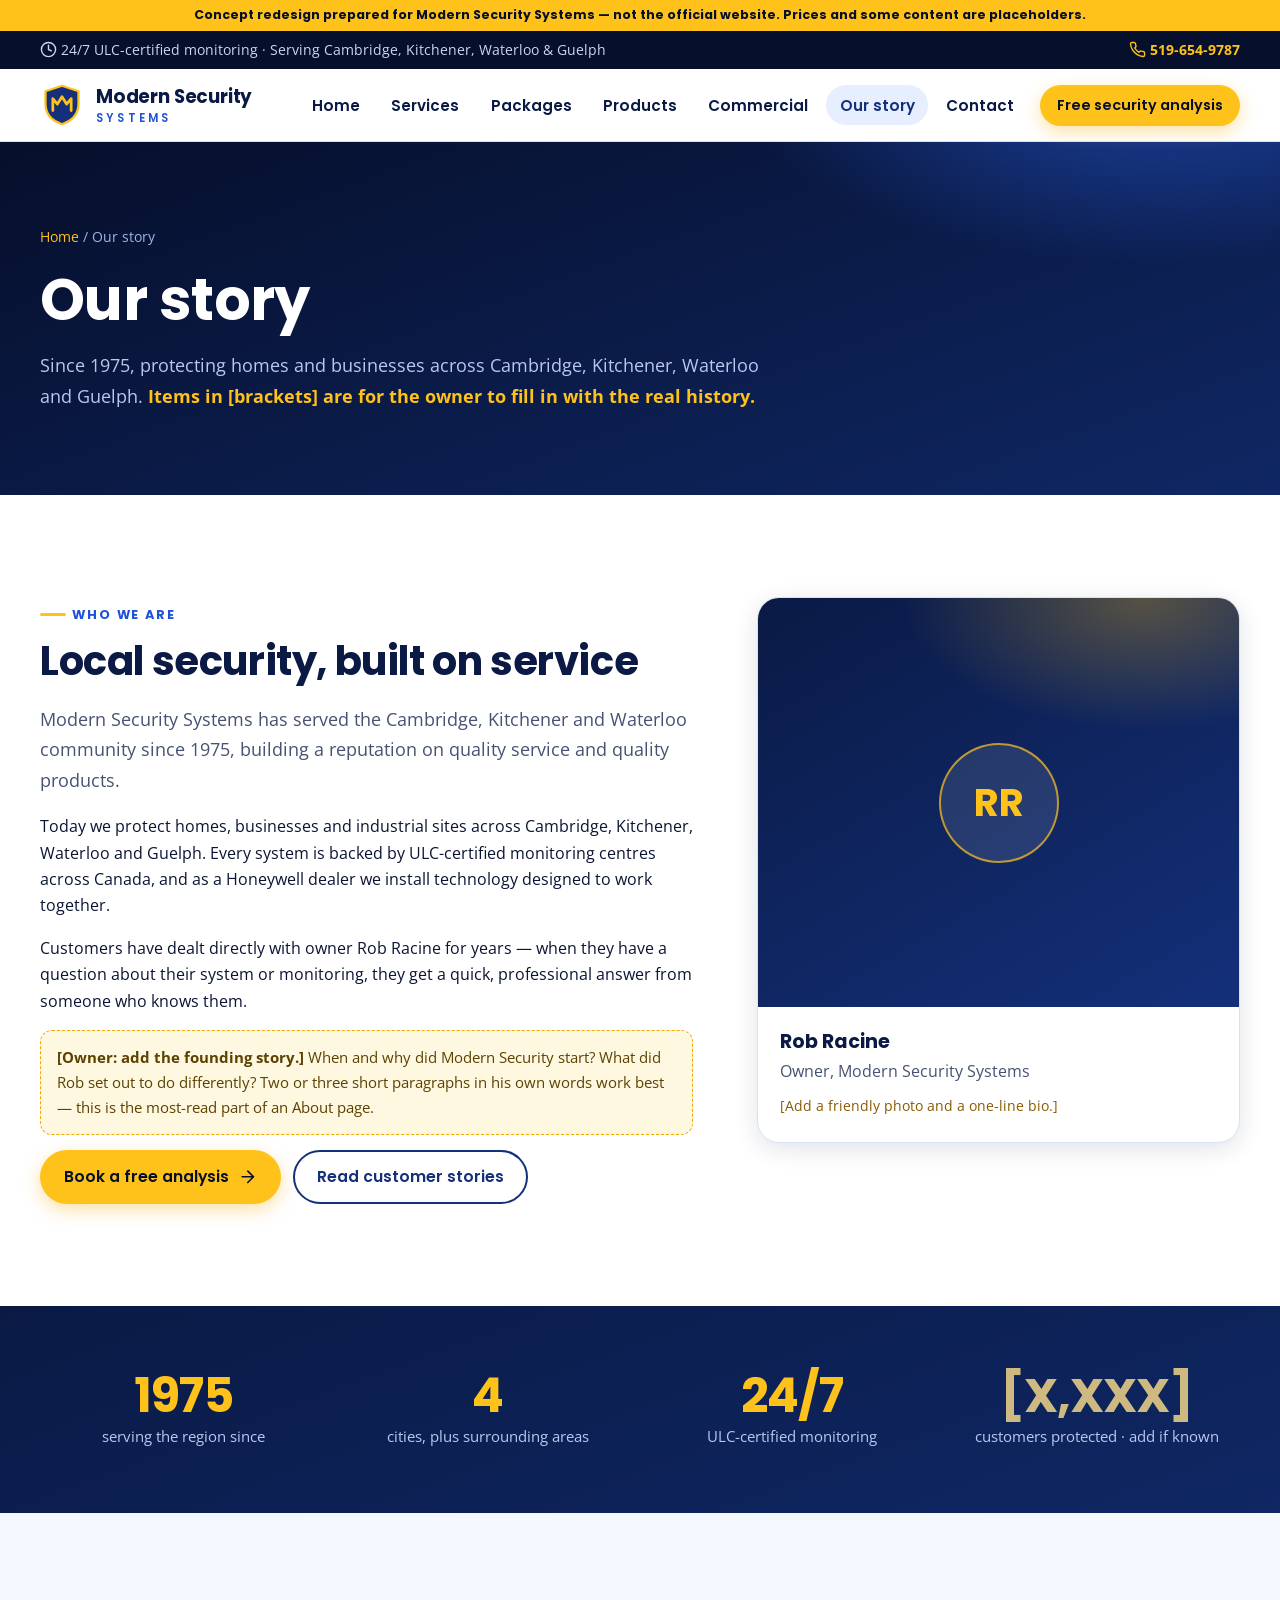
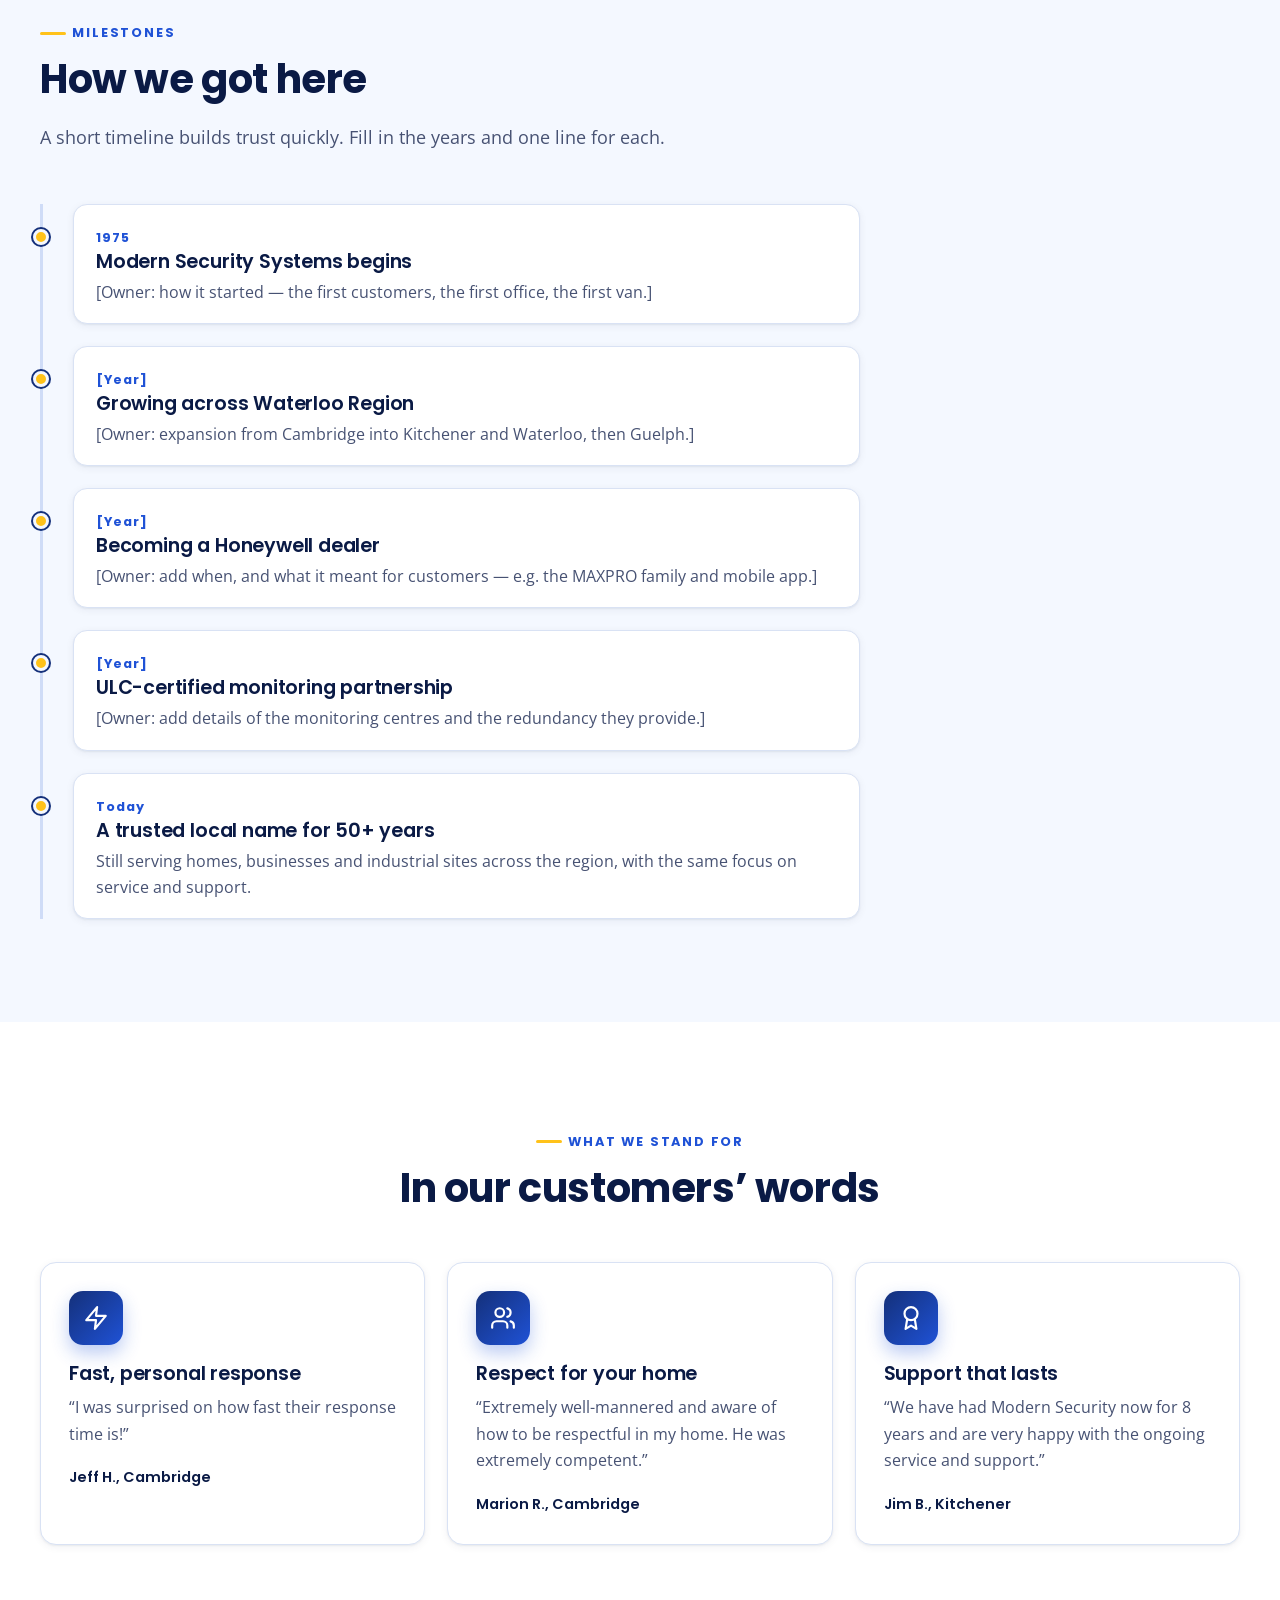
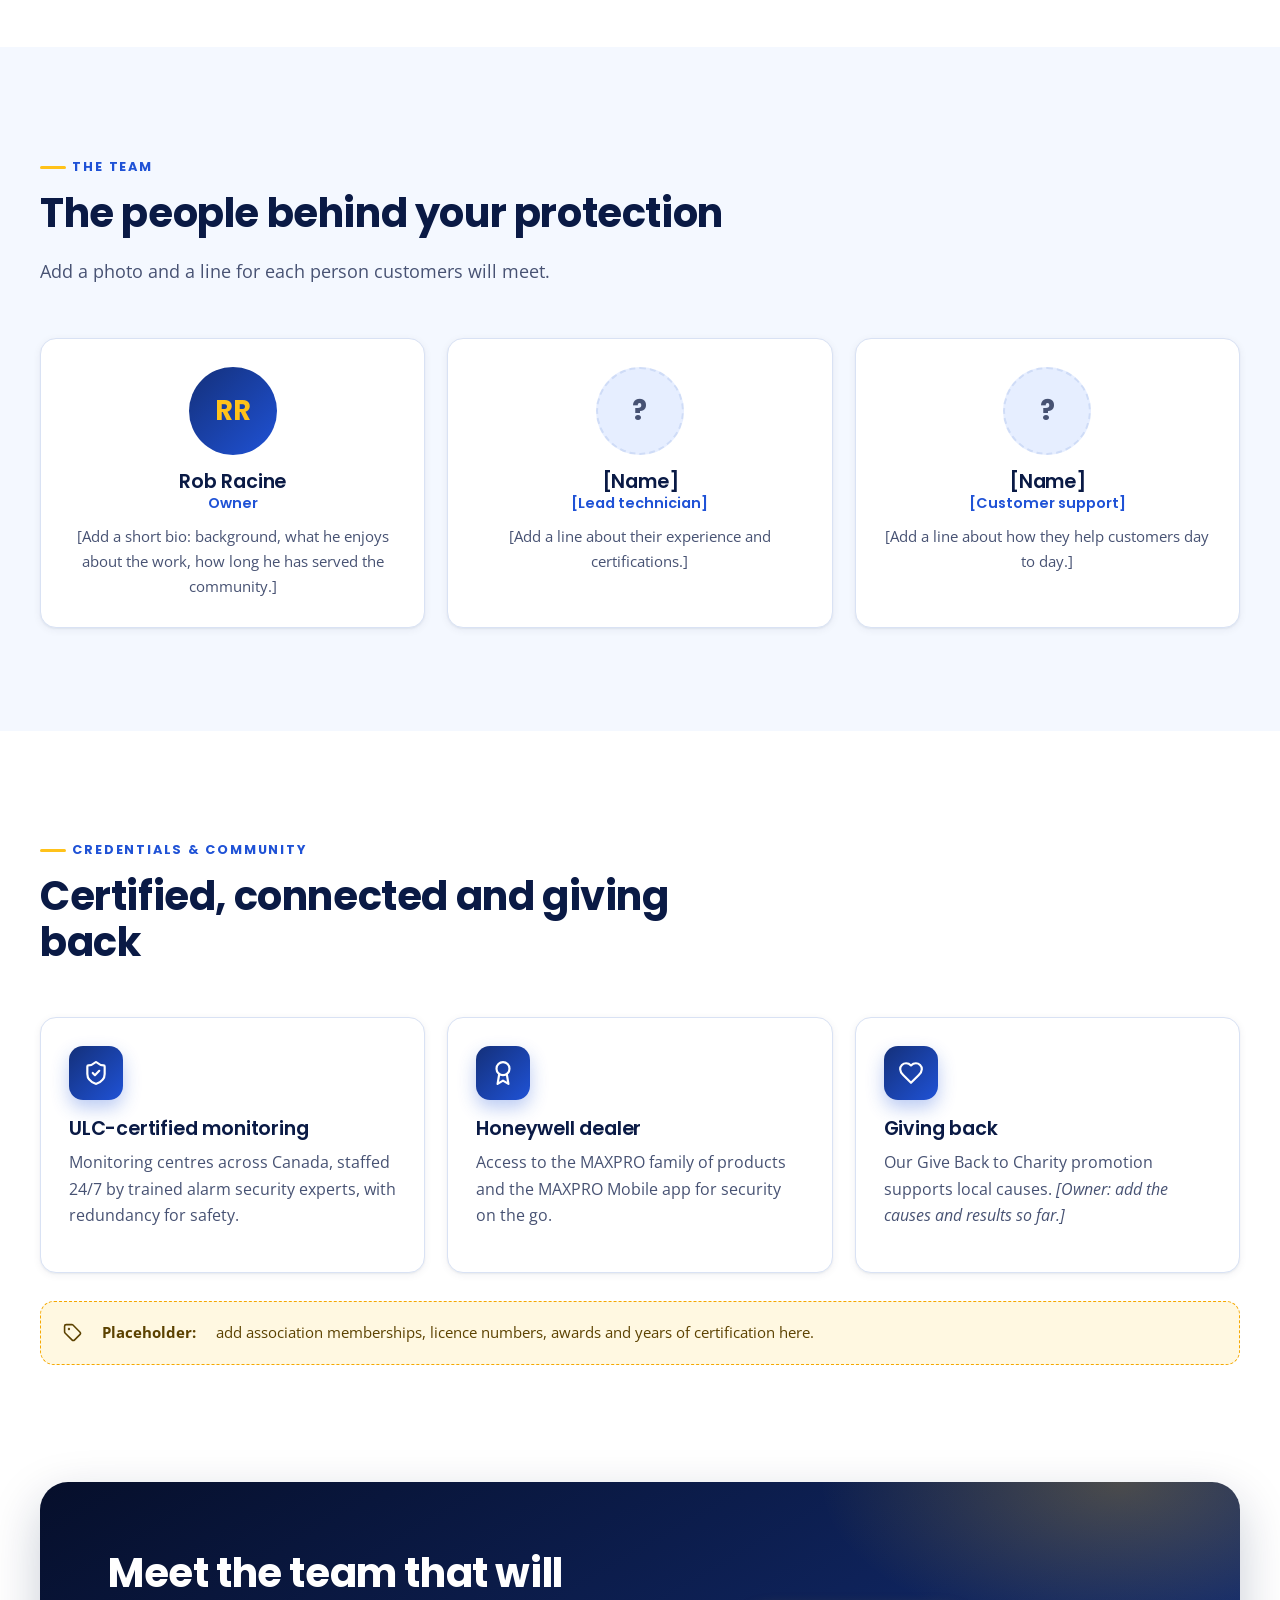
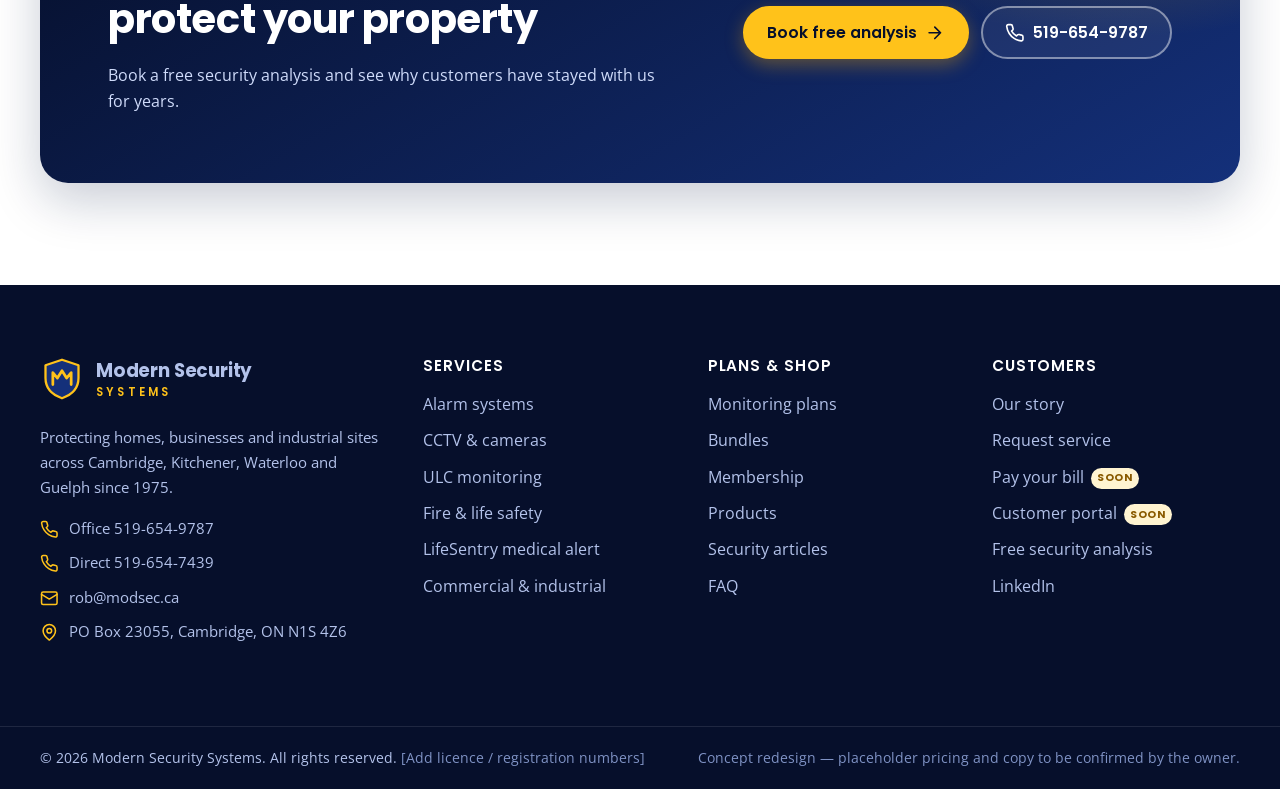
<file: docs/about.html>
<!doctype html>
<html lang="en-CA" class="no-js">
<head>
  <meta charset="utf-8">
  <meta name="viewport" content="width=device-width, initial-scale=1">
  <title>Our Story | Modern Security Systems, Cambridge, Kitchener, Waterloo &amp; Guelph</title>
  <meta name="description" content="Since 1975, protecting homes and businesses across Cambridge, Kitchener, Waterloo and Guelph. Meet Rob Racine and the Modern Security Systems team.">
  <meta name="theme-color" content="#0a1a45">
  <meta name="robots" content="noindex, nofollow">
  <link rel="icon" href="data:image/svg+xml,%3Csvg xmlns='http://www.w3.org/2000/svg' viewBox='0 0 48 48'%3E%3Cpath d='M24 3 6 9v14c0 11 7.6 18.4 18 22 10.4-3.6 18-11 18-22V9z' fill='%2314307a' stroke='%23ffc21a' stroke-width='3'/%3E%3C/svg%3E">
  <link rel="preconnect" href="https://fonts.googleapis.com">
  <link rel="preconnect" href="https://fonts.gstatic.com" crossorigin>
  <link href="https://fonts.googleapis.com/css2?family=Open+Sans:wght@400;600;700&family=Poppins:wght@500;600;700&display=swap" rel="stylesheet">
  <link rel="stylesheet" href="assets/styles.css">
</head>
<body>
<svg xmlns="http://www.w3.org/2000/svg" style="position:absolute;width:0;height:0;overflow:hidden" aria-hidden="true" focusable="false">
  <defs>
    <symbol id="i-shield" viewBox="0 0 24 24"><path d="M20 13c0 5-3.5 7.5-7.66 8.95a1 1 0 0 1-.67-.01C7.5 20.5 4 18 4 13V6a1 1 0 0 1 1-1c2 0 4.5-1.2 6.24-2.72a1.17 1.17 0 0 1 1.52 0C14.51 3.81 17 5 19 5a1 1 0 0 1 1 1z"/><path d="m9 12 2 2 4-4"/></symbol>
    <symbol id="i-phone" viewBox="0 0 24 24"><path d="M22 16.92v3a2 2 0 0 1-2.18 2 19.79 19.79 0 0 1-8.63-3.07 19.5 19.5 0 0 1-6-6 19.79 19.79 0 0 1-3.07-8.67A2 2 0 0 1 4.11 2h3a2 2 0 0 1 2 1.72c.127.96.361 1.903.7 2.81a2 2 0 0 1-.45 2.11L8.09 9.91a16 16 0 0 0 6 6l1.27-1.27a2 2 0 0 1 2.11-.45c.907.339 1.85.573 2.81.7A2 2 0 0 1 22 16.92z"/></symbol>
    <symbol id="i-video" viewBox="0 0 24 24"><path d="m22 8-6 4 6 4V8z"/><rect x="2" y="6" width="14" height="12" rx="2"/></symbol>
    <symbol id="i-bell" viewBox="0 0 24 24"><path d="M6 8a6 6 0 0 1 12 0c0 7 3 9 3 9H3s3-2 3-9"/><path d="M10.3 21a1.94 1.94 0 0 0 3.4 0"/></symbol>
    <symbol id="i-home" viewBox="0 0 24 24"><path d="m3 9 9-7 9 7v11a2 2 0 0 1-2 2H5a2 2 0 0 1-2-2z"/><path d="M9 22V12h6v10"/></symbol>
    <symbol id="i-building" viewBox="0 0 24 24"><rect x="4" y="2" width="16" height="20" rx="2"/><path d="M9 22v-4h6v4M8 6h.01M12 6h.01M16 6h.01M8 10h.01M12 10h.01M16 10h.01M8 14h.01M12 14h.01M16 14h.01"/></symbol>
    <symbol id="i-flame" viewBox="0 0 24 24"><path d="M8.5 14.5A2.5 2.5 0 0 0 11 12c0-1.38-.5-2-1-3-1.072-2.143-.224-4.054 2-6 .5 2.5 2 4.9 4 6.5 2 1.6 3 3.5 3 5.5a7 7 0 1 1-14 0c0-1.153.433-2.294 1-3a2.5 2.5 0 0 0 2.5 2.5z"/></symbol>
    <symbol id="i-heart-pulse" viewBox="0 0 24 24"><path d="M19 14c1.49-1.46 3-3.21 3-5.5A5.5 5.5 0 0 0 16.5 3c-1.76 0-3 .5-4.5 2-1.5-1.5-2.74-2-4.5-2A5.5 5.5 0 0 0 2 8.5c0 2.3 1.5 4.05 3 5.5l7 7z"/><path d="M3.22 12H9.5l.5-1 2 4.5 2-7 1.5 3.5h5.27"/></symbol>
    <symbol id="i-heart" viewBox="0 0 24 24"><path d="M19 14c1.49-1.46 3-3.21 3-5.5A5.5 5.5 0 0 0 16.5 3c-1.76 0-3 .5-4.5 2-1.5-1.5-2.74-2-4.5-2A5.5 5.5 0 0 0 2 8.5c0 2.3 1.5 4.05 3 5.5l7 7z"/></symbol>
    <symbol id="i-smartphone" viewBox="0 0 24 24"><rect x="5" y="2" width="14" height="20" rx="2"/><path d="M12 18h.01"/></symbol>
    <symbol id="i-clock" viewBox="0 0 24 24"><circle cx="12" cy="12" r="10"/><path d="M12 6v6l4 2"/></symbol>
    <symbol id="i-pin" viewBox="0 0 24 24"><path d="M20 10c0 6-8 12-8 12s-8-6-8-12a8 8 0 0 1 16 0z"/><circle cx="12" cy="10" r="3"/></symbol>
    <symbol id="i-mail" viewBox="0 0 24 24"><rect x="2" y="4" width="20" height="16" rx="2"/><path d="m22 7-10 6L2 7"/></symbol>
    <symbol id="i-check" viewBox="0 0 24 24"><path d="M20 6 9 17l-5-5"/></symbol>
    <symbol id="i-x" viewBox="0 0 24 24"><path d="M18 6 6 18M6 6l12 12"/></symbol>
    <symbol id="i-star" viewBox="0 0 24 24"><path d="m12 2 3.09 6.26L22 9.27l-5 4.87 1.18 6.88L12 17.77l-6.18 3.25L7 14.14 2 9.27l6.91-1.01z"/></symbol>
    <symbol id="i-lock" viewBox="0 0 24 24"><rect x="3" y="11" width="18" height="11" rx="2"/><path d="M7 11V7a5 5 0 0 1 10 0v4"/></symbol>
    <symbol id="i-arrow" viewBox="0 0 24 24"><path d="M5 12h14M12 5l7 7-7 7"/></symbol>
    <symbol id="i-menu" viewBox="0 0 24 24"><path d="M4 6h16M4 12h16M4 18h16"/></symbol>
    <symbol id="i-chevron" viewBox="0 0 24 24"><path d="m6 9 6 6 6-6"/></symbol>
    <symbol id="i-package" viewBox="0 0 24 24"><path d="m7.5 4.27 9 5.15"/><path d="M21 8a2 2 0 0 0-1-1.73l-7-4a2 2 0 0 0-2 0l-7 4A2 2 0 0 0 3 8v8a2 2 0 0 0 1 1.73l7 4a2 2 0 0 0 2 0l7-4A2 2 0 0 0 21 16z"/><path d="m3.3 7 8.7 5 8.7-5M12 22V12"/></symbol>
    <symbol id="i-headset" viewBox="0 0 24 24"><path d="M3 14h3a2 2 0 0 1 2 2v3a2 2 0 0 1-2 2H5a2 2 0 0 1-2-2v-7a9 9 0 0 1 18 0v7a2 2 0 0 1-2 2h-1a2 2 0 0 1-2-2v-3a2 2 0 0 1 2-2h3"/></symbol>
    <symbol id="i-award" viewBox="0 0 24 24"><circle cx="12" cy="8" r="6"/><path d="M15.477 12.89 17 22l-5-3-5 3 1.523-9.11"/></symbol>
    <symbol id="i-wrench" viewBox="0 0 24 24"><path d="M14.7 6.3a1 1 0 0 0 0 1.4l1.6 1.6a1 1 0 0 0 1.4 0l3.77-3.77a6 6 0 0 1-7.94 7.94l-6.91 6.91a2.12 2.12 0 0 1-3-3l6.91-6.91a6 6 0 0 1 7.94-7.94z"/></symbol>
    <symbol id="i-users" viewBox="0 0 24 24"><path d="M16 21v-2a4 4 0 0 0-4-4H6a4 4 0 0 0-4 4v2"/><circle cx="9" cy="7" r="4"/><path d="M22 21v-2a4 4 0 0 0-3-3.87M16 3.13a4 4 0 0 1 0 7.75"/></symbol>
    <symbol id="i-key" viewBox="0 0 24 24"><path d="M2.586 17.414A2 2 0 0 0 2 18.828V21a1 1 0 0 0 1 1h3a1 1 0 0 0 1-1v-1a1 1 0 0 1 1-1h1a1 1 0 0 0 1-1v-1a1 1 0 0 1 1-1h.172a2 2 0 0 0 1.414-.586l.814-.814a6.5 6.5 0 1 0-4-4z"/><circle cx="16.5" cy="7.5" r=".5" fill="currentColor"/></symbol>
    <symbol id="i-wifi" viewBox="0 0 24 24"><path d="M12 20h.01M2 8.82a15 15 0 0 1 20 0M5 12.86a10 10 0 0 1 14 0M8.5 16.43a5 5 0 0 1 7 0"/></symbol>
    <symbol id="i-radio" viewBox="0 0 24 24"><circle cx="12" cy="12" r="2"/><path d="M16.24 7.76a6 6 0 0 1 0 8.49m-8.48-.01a6 6 0 0 1 0-8.49m11.31-2.82a10 10 0 0 1 0 14.14m-14.14 0a10 10 0 0 1 0-14.14"/></symbol>
    <symbol id="i-file" viewBox="0 0 24 24"><path d="M14.5 2H6a2 2 0 0 0-2 2v16a2 2 0 0 0 2 2h12a2 2 0 0 0 2-2V7.5z"/><path d="M14 2v6h6M16 13H8M16 17H8M10 9H8"/></symbol>
    <symbol id="i-tag" viewBox="0 0 24 24"><path d="M12.586 2.586A2 2 0 0 0 11.172 2H4a2 2 0 0 0-2 2v7.172a2 2 0 0 0 .586 1.414l8.704 8.704a2.426 2.426 0 0 0 3.42 0l6.58-6.58a2.426 2.426 0 0 0 0-3.42z"/><circle cx="7.5" cy="7.5" r=".5" fill="currentColor"/></symbol>
    <symbol id="i-calendar" viewBox="0 0 24 24"><path d="M8 2v4M16 2v4"/><rect x="3" y="4" width="18" height="18" rx="2"/><path d="M3 10h18"/></symbol>
    <symbol id="i-card" viewBox="0 0 24 24"><rect x="2" y="5" width="20" height="14" rx="2"/><path d="M2 10h20"/></symbol>
    <symbol id="i-zap" viewBox="0 0 24 24"><path d="M13 2 3 14h9l-1 8 10-12h-9z"/></symbol>
    <symbol id="i-bulb" viewBox="0 0 24 24"><path d="M15 14c.2-1 .7-1.7 1.5-2.5 1-.9 1.5-2.2 1.5-3.5A6 6 0 0 0 6 8c0 1 .2 2.2 1.5 3.5.7.7 1.3 1.5 1.5 2.5M9 18h6M10 22h4"/></symbol>
    <symbol id="i-external" viewBox="0 0 24 24"><path d="M15 3h6v6M10 14 21 3M18 13v6a2 2 0 0 1-2 2H5a2 2 0 0 1-2-2V8a2 2 0 0 1 2-2h6"/></symbol>
    <symbol id="i-linkedin" viewBox="0 0 24 24"><path d="M16 8a6 6 0 0 1 6 6v7h-4v-7a2 2 0 0 0-4 0v7h-4v-7a6 6 0 0 1 6-6zM2 9h4v12H2z"/><circle cx="4" cy="4" r="2"/></symbol>
    <symbol id="i-thermo" viewBox="0 0 24 24"><path d="M14 4v10.54a4 4 0 1 1-4 0V4a2 2 0 0 1 4 0z"/></symbol>
    <symbol id="i-play" viewBox="0 0 24 24"><path d="M6 4v16l14-8z"/></symbol>
    <symbol id="i-door" viewBox="0 0 24 24"><path d="M13 4h3a2 2 0 0 1 2 2v14M2 20h3M13 20h9M10 12v.01M13 4.562v16.157a1 1 0 0 1-1.242.97L5 20V5.562a2 2 0 0 1 1.515-1.94l4-1A2 2 0 0 1 13 4.561z"/></symbol>
  </defs>
</svg>

<a class="skip" href="#main">Skip to content</a>

<div class="concept-bar" role="note">Concept redesign prepared for Modern Security Systems &mdash; not the official website. Prices and some content are placeholders.</div>

<div class="topbar">
  <div class="wrap topbar__in">
    <p><svg class="ic" aria-hidden="true"><use href="#i-clock"/></svg> 24/7 ULC-certified monitoring &middot; Serving Cambridge, Kitchener, Waterloo &amp; Guelph</p>
    <a href="tel:+15196549787"><svg class="ic" aria-hidden="true"><use href="#i-phone"/></svg> 519-654-9787</a>
  </div>
</div>

<header class="site-header">
  <div class="wrap nav">
    <a class="brand" href="index.html" aria-label="Modern Security Systems - home">
      <!-- Placeholder mark: swap for the real logo file when the owner signs off -->
      <svg class="brand__mark" viewBox="0 0 48 48" aria-hidden="true">
        <path d="M24 3 6 9v14c0 11 7.6 18.4 18 22 10.4-3.6 18-11 18-22V9z" fill="#14307a"/>
        <path d="M24 3 6 9v14c0 11 7.6 18.4 18 22 10.4-3.6 18-11 18-22V9z" fill="none" stroke="#ffc21a" stroke-width="2.5" stroke-linejoin="round"/>
        <path d="M14 30V17l5 6 5-8 5 8 5-6v13" fill="none" stroke="#ffc21a" stroke-width="3" stroke-linecap="round" stroke-linejoin="round"/>
      </svg>
      <span class="brand__txt"><strong>Modern Security</strong><small>Systems</small></span>
    </a>

    <button class="nav-toggle" type="button" aria-expanded="false" aria-controls="menu" aria-label="Open menu">
      <svg class="ic" aria-hidden="true"><use href="#i-menu"/></svg>
    </button>

    <nav id="menu" class="menu" aria-label="Primary">
      <a data-nav="home" href="index.html">Home</a>
      <a data-nav="services" href="index.html#services">Services</a>
      <a data-nav="packages" href="packages.html">Packages</a>
      <a data-nav="products" href="products.html">Products</a>
      <a data-nav="commercial" href="index.html#commercial">Commercial</a>
      <a data-nav="about" aria-current="page" href="about.html">Our story</a>
      <a data-nav="contact" href="contact.html">Contact</a>
      <a class="btn btn--amber menu__cta" href="contact.html#quote">Free security analysis</a>
    </nav>
  </div>
</header>


<main id="main">

  <section class="page-hero">
    <div class="wrap">
      <p class="crumbs"><a href="index.html">Home</a> / Our story</p>
      <h1>Our story</h1>
      <p class="lead">Since 1975, protecting homes and businesses across Cambridge, Kitchener, Waterloo and Guelph. <strong style="color:#ffc21a">Items in [brackets] are for the owner to fill in with the real history.</strong></p>
    </div>
  </section>

  <!-- STORY -->
  <section class="section" aria-labelledby="story-h">
    <div class="wrap about">
      <div class="reveal">
        <span class="eyebrow">Who we are</span>
        <h2 id="story-h">Local security, built on service</h2>
        <p class="lead">Modern Security Systems has served the Cambridge, Kitchener and Waterloo community since 1975, building a reputation on quality service and quality products.</p>
        <p>Today we protect homes, businesses and industrial sites across Cambridge, Kitchener, Waterloo and Guelph. Every system is backed by ULC-certified monitoring centres across Canada, and as a Honeywell dealer we install technology designed to work together.</p>
        <p>Customers have dealt directly with owner Rob Racine for years &mdash; when they have a question about their system or monitoring, they get a quick, professional answer from someone who knows them.</p>
        <p class="todo"><strong>[Owner: add the founding story.]</strong> When and why did Modern Security start? What did Rob set out to do differently? Two or three short paragraphs in his own words work best &mdash; this is the most-read part of an About page.</p>
        <div style="display:flex;flex-wrap:wrap;gap:12px;margin-top:8px">
          <a class="btn btn--amber" href="contact.html#quote">Book a free analysis <svg class="ic" aria-hidden="true"><use href="#i-arrow"/></svg></a>
          <a class="btn btn--outline" href="index.html#testimonials">Read customer stories</a>
        </div>
      </div>

      <figure class="portrait reveal">
        <div class="portrait__img" role="img" aria-label="Placeholder for a photo of Rob Racine, owner"><span>RR</span></div>
        <figcaption>
          <b>Rob Racine</b>
          <span>Owner, Modern Security Systems</span>
          <em>[Add a friendly photo and a one-line bio.]</em>
        </figcaption>
      </figure>
    </div>
  </section>

  <!-- STATS -->
  <section class="section section--navy" style="padding-block:clamp(40px,6vw,64px)" aria-label="Modern Security at a glance">
    <div class="wrap stats">
      <div class="stat reveal"><b>1975</b><span>serving the region since</span></div>
      <div class="stat reveal"><b>4</b><span>cities, plus surrounding areas</span></div>
      <div class="stat reveal"><b>24/7</b><span>ULC-certified monitoring</span></div>
      <div class="stat stat--todo reveal"><b>[X,XXX]</b><span>customers protected &middot; add if known</span></div>
    </div>
  </section>

  <!-- MILESTONES -->
  <section class="section section--tint" aria-labelledby="mile-h">
    <div class="wrap">
      <div class="section-head">
        <span class="eyebrow">Milestones</span>
        <h2 id="mile-h">How we got here</h2>
        <p class="lead">A short timeline builds trust quickly. Fill in the years and one line for each.</p>
      </div>
      <ol class="timeline">
        <li class="reveal"><span class="year">1975</span><h3>Modern Security Systems begins</h3><p>[Owner: how it started &mdash; the first customers, the first office, the first van.]</p></li>
        <li class="reveal"><span class="year">[Year]</span><h3>Growing across Waterloo Region</h3><p>[Owner: expansion from Cambridge into Kitchener and Waterloo, then Guelph.]</p></li>
        <li class="reveal"><span class="year">[Year]</span><h3>Becoming a Honeywell dealer</h3><p>[Owner: add when, and what it meant for customers &mdash; e.g. the MAXPRO family and mobile app.]</p></li>
        <li class="reveal"><span class="year">[Year]</span><h3>ULC-certified monitoring partnership</h3><p>[Owner: add details of the monitoring centres and the redundancy they provide.]</p></li>
        <li class="reveal"><span class="year">Today</span><h3>A trusted local name for 50+ years</h3><p>Still serving homes, businesses and industrial sites across the region, with the same focus on service and support.</p></li>
      </ol>
    </div>
  </section>

  <!-- VALUES -->
  <section class="section" aria-labelledby="values-h">
    <div class="wrap">
      <div class="section-head section-head--center">
        <span class="eyebrow">What we stand for</span>
        <h2 id="values-h">In our customers&rsquo; words</h2>
      </div>
      <div class="grid grid--3">
        <article class="card reveal">
          <div class="card__icon"><svg class="ic" aria-hidden="true"><use href="#i-zap"/></svg></div>
          <h3>Fast, personal response</h3>
          <p>&ldquo;I was surprised on how fast their response time is!&rdquo;</p>
          <b>Jeff H., Cambridge</b>
        </article>
        <article class="card reveal">
          <div class="card__icon"><svg class="ic" aria-hidden="true"><use href="#i-users"/></svg></div>
          <h3>Respect for your home</h3>
          <p>&ldquo;Extremely well-mannered and aware of how to be respectful in my home. He was extremely competent.&rdquo;</p>
          <b>Marion R., Cambridge</b>
        </article>
        <article class="card reveal">
          <div class="card__icon"><svg class="ic" aria-hidden="true"><use href="#i-award"/></svg></div>
          <h3>Support that lasts</h3>
          <p>&ldquo;We have had Modern Security now for 8 years and are very happy with the ongoing service and support.&rdquo;</p>
          <b>Jim B., Kitchener</b>
        </article>
      </div>
    </div>
  </section>

  <!-- TEAM -->
  <section class="section section--tint" aria-labelledby="team-h">
    <div class="wrap">
      <div class="section-head">
        <span class="eyebrow">The team</span>
        <h2 id="team-h">The people behind your protection</h2>
        <p class="lead">Add a photo and a line for each person customers will meet.</p>
      </div>
      <div class="grid grid--3">
        <article class="person reveal"><div class="person__av">RR</div><h3>Rob Racine</h3><span>Owner</span><p>[Add a short bio: background, what he enjoys about the work, how long he has served the community.]</p></article>
        <article class="person reveal"><div class="person__av person__av--todo">?</div><h3>[Name]</h3><span>[Lead technician]</span><p>[Add a line about their experience and certifications.]</p></article>
        <article class="person reveal"><div class="person__av person__av--todo">?</div><h3>[Name]</h3><span>[Customer support]</span><p>[Add a line about how they help customers day to day.]</p></article>
      </div>
    </div>
  </section>

  <!-- CREDENTIALS / COMMUNITY -->
  <section class="section" aria-labelledby="cred-h">
    <div class="wrap">
      <div class="section-head">
        <span class="eyebrow">Credentials &amp; community</span>
        <h2 id="cred-h">Certified, connected and giving back</h2>
      </div>
      <div class="grid grid--3">
        <article class="card reveal"><div class="card__icon"><svg class="ic" aria-hidden="true"><use href="#i-shield"/></svg></div><h3>ULC-certified monitoring</h3><p>Monitoring centres across Canada, staffed 24/7 by trained alarm security experts, with redundancy for safety.</p></article>
        <article class="card reveal"><div class="card__icon"><svg class="ic" aria-hidden="true"><use href="#i-award"/></svg></div><h3>Honeywell dealer</h3><p>Access to the MAXPRO family of products and the MAXPRO Mobile app for security on the go.</p></article>
        <article class="card reveal"><div class="card__icon"><svg class="ic" aria-hidden="true"><use href="#i-heart"/></svg></div><h3>Giving back</h3><p>Our Give Back to Charity promotion supports local causes. <em>[Owner: add the causes and results so far.]</em></p></article>
      </div>
      <p class="rating-line"><svg class="ic" aria-hidden="true"><use href="#i-tag"/></svg> <strong>Placeholder:</strong> add association memberships, licence numbers, awards and years of certification here.</p>
    </div>
  </section>

  <section class="section" style="padding-top:0" aria-labelledby="cta-h">
    <div class="wrap">
      <div class="cta-band">
        <div>
          <h2 id="cta-h">Meet the team that will protect your property</h2>
          <p style="margin:0">Book a free security analysis and see why customers have stayed with us for years.</p>
        </div>
        <div class="btns">
          <a class="btn btn--amber" href="contact.html#quote">Book free analysis <svg class="ic" aria-hidden="true"><use href="#i-arrow"/></svg></a>
          <a class="btn btn--ghost-dark" href="tel:+15196549787"><svg class="ic" aria-hidden="true"><use href="#i-phone"/></svg> 519-654-9787</a>
        </div>
      </div>
    </div>
  </section>

</main>

<footer class="site-footer">
  <div class="wrap footer__grid">
    <div>
      <a class="brand brand--light" href="index.html" aria-label="Modern Security Systems - home">
        <svg class="brand__mark" viewBox="0 0 48 48" aria-hidden="true">
          <path d="M24 3 6 9v14c0 11 7.6 18.4 18 22 10.4-3.6 18-11 18-22V9z" fill="#14307a"/>
          <path d="M24 3 6 9v14c0 11 7.6 18.4 18 22 10.4-3.6 18-11 18-22V9z" fill="none" stroke="#ffc21a" stroke-width="2.5" stroke-linejoin="round"/>
          <path d="M14 30V17l5 6 5-8 5 8 5-6v13" fill="none" stroke="#ffc21a" stroke-width="3" stroke-linecap="round" stroke-linejoin="round"/>
        </svg>
        <span class="brand__txt"><strong>Modern Security</strong><small>Systems</small></span>
      </a>
      <p class="footer__about">Protecting homes, businesses and industrial sites across Cambridge, Kitchener, Waterloo and Guelph since 1975.</p>
      <ul class="footer__contact">
        <li><svg class="ic" aria-hidden="true"><use href="#i-phone"/></svg><a href="tel:+15196549787">Office 519-654-9787</a></li>
        <li><svg class="ic" aria-hidden="true"><use href="#i-phone"/></svg><a href="tel:+15196547439">Direct 519-654-7439</a></li>
        <li><svg class="ic" aria-hidden="true"><use href="#i-mail"/></svg><a href="mailto:rob@modsec.ca">rob@modsec.ca</a></li>
        <li><svg class="ic" aria-hidden="true"><use href="#i-pin"/></svg><span>PO Box 23055, Cambridge, ON N1S 4Z6</span></li>
      </ul>
    </div>

    <nav aria-label="Services">
      <h3>Services</h3>
      <ul>
        <li><a href="index.html#services">Alarm systems</a></li>
        <li><a href="index.html#services">CCTV &amp; cameras</a></li>
        <li><a href="index.html#services">ULC monitoring</a></li>
        <li><a href="index.html#services">Fire &amp; life safety</a></li>
        <li><a href="products.html#lifesentry">LifeSentry medical alert</a></li>
        <li><a href="index.html#commercial">Commercial &amp; industrial</a></li>
      </ul>
    </nav>

    <nav aria-label="Plans and shop">
      <h3>Plans &amp; shop</h3>
      <ul>
        <li><a href="packages.html#plans">Monitoring plans</a></li>
        <li><a href="packages.html#bundles">Bundles</a></li>
        <li><a href="packages.html#membership">Membership</a></li>
        <li><a href="products.html">Products</a></li>
        <li><a href="index.html#articles">Security articles</a></li>
        <li><a href="index.html#faq">FAQ</a></li>
      </ul>
    </nav>

    <nav aria-label="Customers">
      <h3>Customers</h3>
      <ul>
        <li><a href="about.html">Our story</a></li>
        <li><a href="contact.html#existing">Request service</a></li>
        <li><a href="contact.html#existing">Pay your bill <span class="tag">soon</span></a></li>
        <li><a href="contact.html#existing">Customer portal <span class="tag">soon</span></a></li>
        <li><a href="contact.html#quote">Free security analysis</a></li>
        <li><a href="http://ca.linkedin.com/pub/rob-racine/2b/23/702" rel="noopener">LinkedIn</a></li>
      </ul>
    </nav>
  </div>

  <div class="footer__base">
    <div class="wrap footer__base-in">
      <p>&copy; <span data-year>2026</span> Modern Security Systems. All rights reserved. <span class="muted-on-dark">[Add licence / registration numbers]</span></p>
      <p class="muted-on-dark">Concept redesign &mdash; placeholder pricing and copy to be confirmed by the owner.</p>
    </div>
  </div>
</footer>

<div class="callbar" role="region" aria-label="Quick contact">
  <a class="btn btn--amber" href="tel:+15196549787"><svg class="ic" aria-hidden="true"><use href="#i-phone"/></svg> Call now</a>
  <a class="btn btn--ghost-dark" href="contact.html#quote">Free analysis</a>
</div>

<script src="assets/app.js"></script>
</body>
</html>
</file>
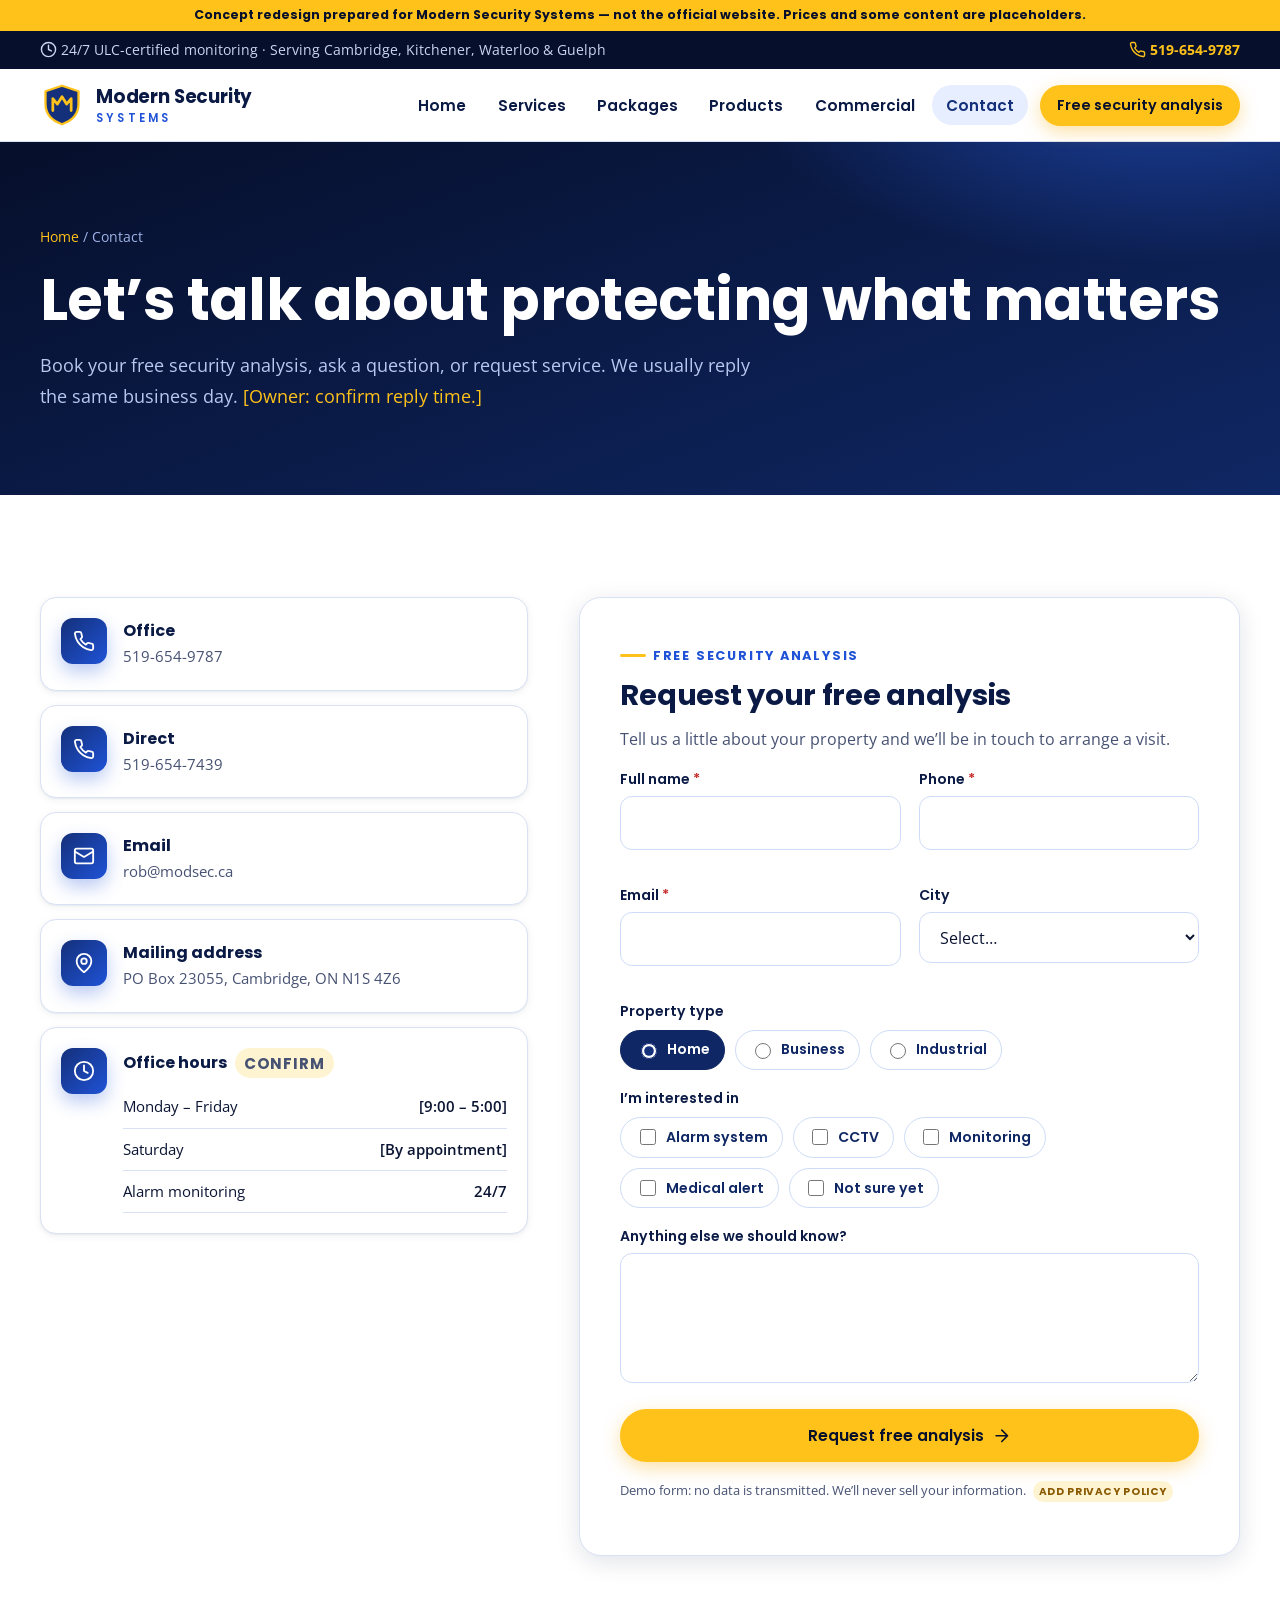
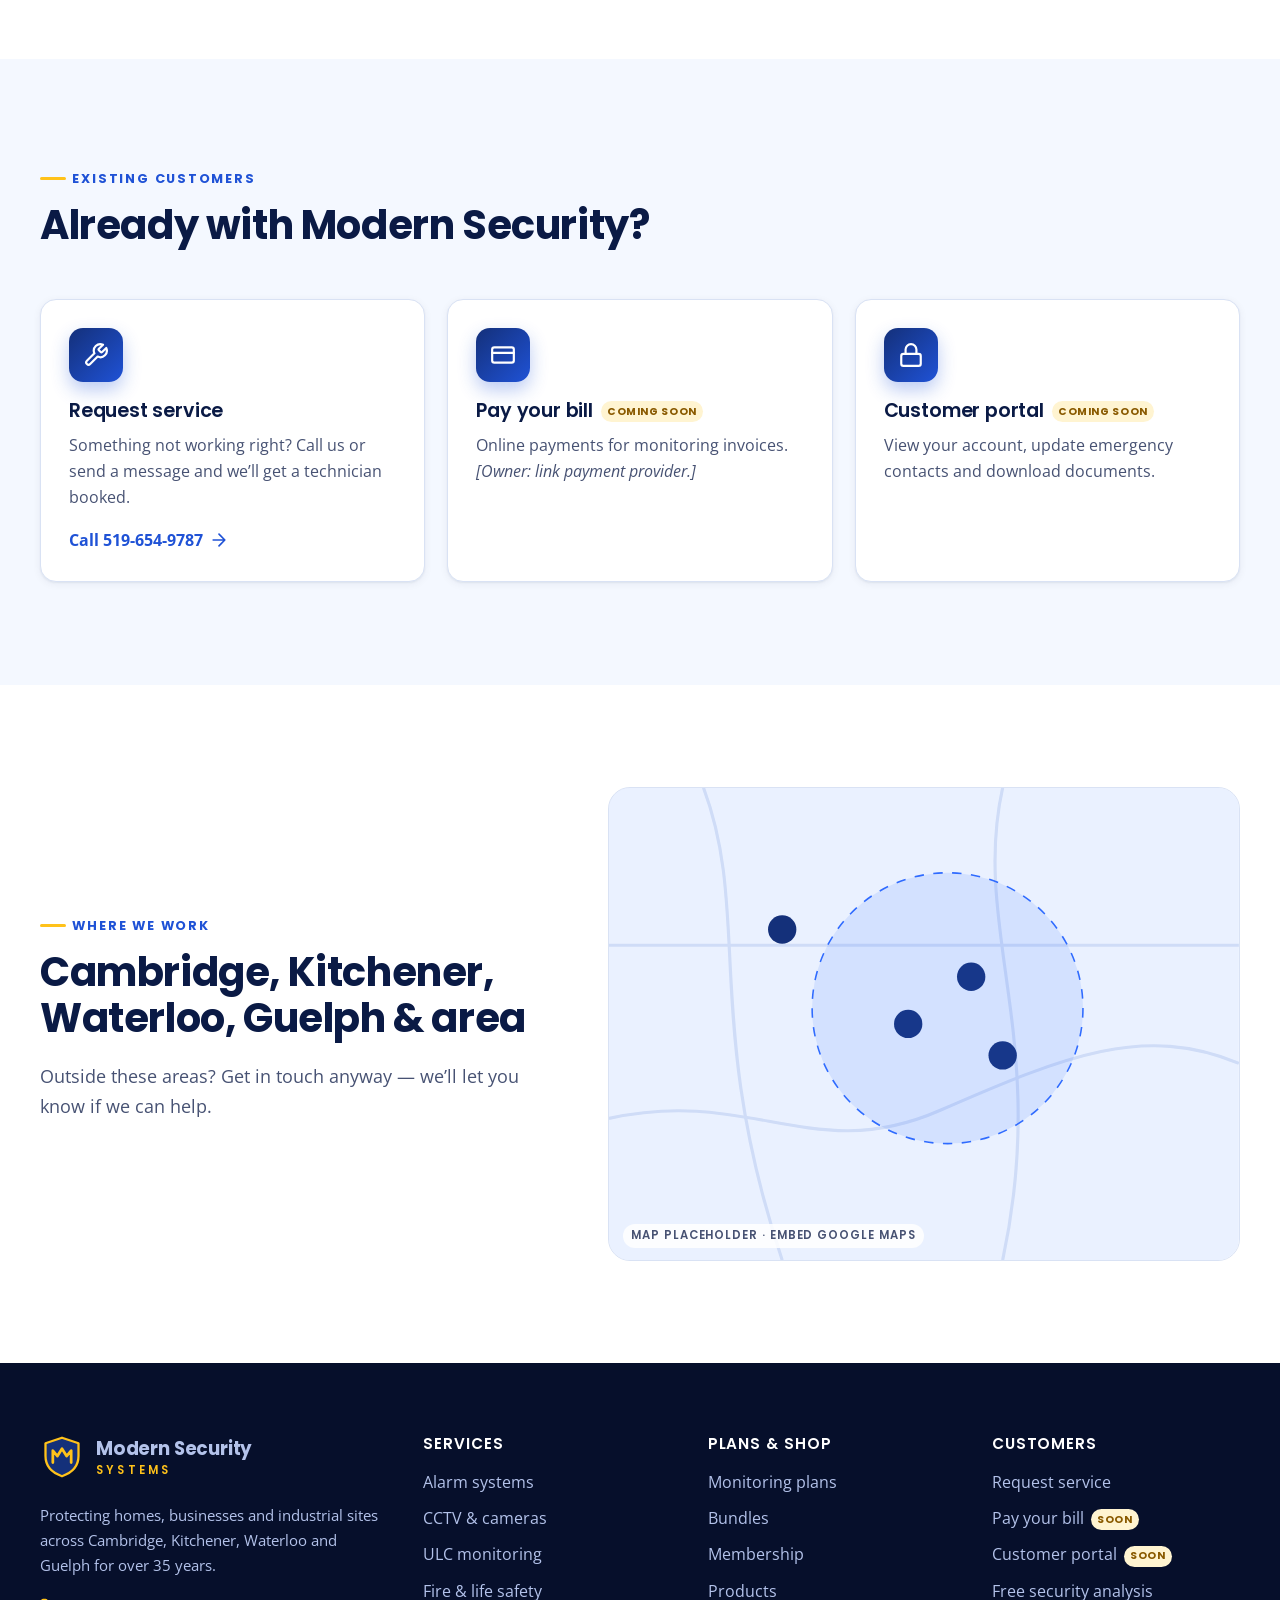
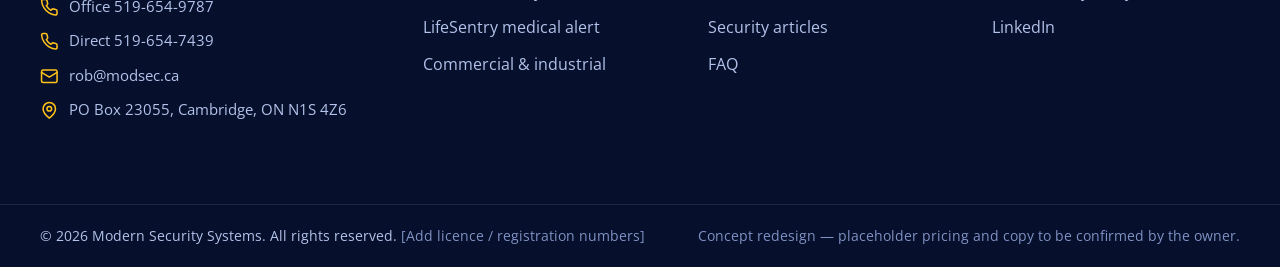
<file: docs/contact.html>
<!doctype html>
<html lang="en-CA" class="no-js">
<head>
  <meta charset="utf-8">
  <meta name="viewport" content="width=device-width, initial-scale=1">
  <title>Contact &amp; Free Security Analysis | Modern Security Systems</title>
  <meta name="description" content="Book a free security analysis or contact Modern Security Systems. Call 519-654-9787 or email rob@modsec.ca. Serving Cambridge, Kitchener, Waterloo and Guelph.">
  <meta name="theme-color" content="#0a1a45">
  <meta name="robots" content="noindex, nofollow">
  <link rel="icon" href="data:image/svg+xml,%3Csvg xmlns='http://www.w3.org/2000/svg' viewBox='0 0 48 48'%3E%3Cpath d='M24 3 6 9v14c0 11 7.6 18.4 18 22 10.4-3.6 18-11 18-22V9z' fill='%2314307a' stroke='%23ffc21a' stroke-width='3'/%3E%3C/svg%3E">
  <link rel="preconnect" href="https://fonts.googleapis.com">
  <link rel="preconnect" href="https://fonts.gstatic.com" crossorigin>
  <link href="https://fonts.googleapis.com/css2?family=Open+Sans:wght@400;600;700&family=Poppins:wght@500;600;700&display=swap" rel="stylesheet">
  <link rel="stylesheet" href="assets/styles.css">
</head>
<body>
<svg xmlns="http://www.w3.org/2000/svg" style="position:absolute;width:0;height:0;overflow:hidden" aria-hidden="true" focusable="false">
  <defs>
    <symbol id="i-shield" viewBox="0 0 24 24"><path d="M20 13c0 5-3.5 7.5-7.66 8.95a1 1 0 0 1-.67-.01C7.5 20.5 4 18 4 13V6a1 1 0 0 1 1-1c2 0 4.5-1.2 6.24-2.72a1.17 1.17 0 0 1 1.52 0C14.51 3.81 17 5 19 5a1 1 0 0 1 1 1z"/><path d="m9 12 2 2 4-4"/></symbol>
    <symbol id="i-phone" viewBox="0 0 24 24"><path d="M22 16.92v3a2 2 0 0 1-2.18 2 19.79 19.79 0 0 1-8.63-3.07 19.5 19.5 0 0 1-6-6 19.79 19.79 0 0 1-3.07-8.67A2 2 0 0 1 4.11 2h3a2 2 0 0 1 2 1.72c.127.96.361 1.903.7 2.81a2 2 0 0 1-.45 2.11L8.09 9.91a16 16 0 0 0 6 6l1.27-1.27a2 2 0 0 1 2.11-.45c.907.339 1.85.573 2.81.7A2 2 0 0 1 22 16.92z"/></symbol>
    <symbol id="i-video" viewBox="0 0 24 24"><path d="m22 8-6 4 6 4V8z"/><rect x="2" y="6" width="14" height="12" rx="2"/></symbol>
    <symbol id="i-bell" viewBox="0 0 24 24"><path d="M6 8a6 6 0 0 1 12 0c0 7 3 9 3 9H3s3-2 3-9"/><path d="M10.3 21a1.94 1.94 0 0 0 3.4 0"/></symbol>
    <symbol id="i-home" viewBox="0 0 24 24"><path d="m3 9 9-7 9 7v11a2 2 0 0 1-2 2H5a2 2 0 0 1-2-2z"/><path d="M9 22V12h6v10"/></symbol>
    <symbol id="i-building" viewBox="0 0 24 24"><rect x="4" y="2" width="16" height="20" rx="2"/><path d="M9 22v-4h6v4M8 6h.01M12 6h.01M16 6h.01M8 10h.01M12 10h.01M16 10h.01M8 14h.01M12 14h.01M16 14h.01"/></symbol>
    <symbol id="i-flame" viewBox="0 0 24 24"><path d="M8.5 14.5A2.5 2.5 0 0 0 11 12c0-1.38-.5-2-1-3-1.072-2.143-.224-4.054 2-6 .5 2.5 2 4.9 4 6.5 2 1.6 3 3.5 3 5.5a7 7 0 1 1-14 0c0-1.153.433-2.294 1-3a2.5 2.5 0 0 0 2.5 2.5z"/></symbol>
    <symbol id="i-heart-pulse" viewBox="0 0 24 24"><path d="M19 14c1.49-1.46 3-3.21 3-5.5A5.5 5.5 0 0 0 16.5 3c-1.76 0-3 .5-4.5 2-1.5-1.5-2.74-2-4.5-2A5.5 5.5 0 0 0 2 8.5c0 2.3 1.5 4.05 3 5.5l7 7z"/><path d="M3.22 12H9.5l.5-1 2 4.5 2-7 1.5 3.5h5.27"/></symbol>
    <symbol id="i-heart" viewBox="0 0 24 24"><path d="M19 14c1.49-1.46 3-3.21 3-5.5A5.5 5.5 0 0 0 16.5 3c-1.76 0-3 .5-4.5 2-1.5-1.5-2.74-2-4.5-2A5.5 5.5 0 0 0 2 8.5c0 2.3 1.5 4.05 3 5.5l7 7z"/></symbol>
    <symbol id="i-smartphone" viewBox="0 0 24 24"><rect x="5" y="2" width="14" height="20" rx="2"/><path d="M12 18h.01"/></symbol>
    <symbol id="i-clock" viewBox="0 0 24 24"><circle cx="12" cy="12" r="10"/><path d="M12 6v6l4 2"/></symbol>
    <symbol id="i-pin" viewBox="0 0 24 24"><path d="M20 10c0 6-8 12-8 12s-8-6-8-12a8 8 0 0 1 16 0z"/><circle cx="12" cy="10" r="3"/></symbol>
    <symbol id="i-mail" viewBox="0 0 24 24"><rect x="2" y="4" width="20" height="16" rx="2"/><path d="m22 7-10 6L2 7"/></symbol>
    <symbol id="i-check" viewBox="0 0 24 24"><path d="M20 6 9 17l-5-5"/></symbol>
    <symbol id="i-x" viewBox="0 0 24 24"><path d="M18 6 6 18M6 6l12 12"/></symbol>
    <symbol id="i-star" viewBox="0 0 24 24"><path d="m12 2 3.09 6.26L22 9.27l-5 4.87 1.18 6.88L12 17.77l-6.18 3.25L7 14.14 2 9.27l6.91-1.01z"/></symbol>
    <symbol id="i-lock" viewBox="0 0 24 24"><rect x="3" y="11" width="18" height="11" rx="2"/><path d="M7 11V7a5 5 0 0 1 10 0v4"/></symbol>
    <symbol id="i-arrow" viewBox="0 0 24 24"><path d="M5 12h14M12 5l7 7-7 7"/></symbol>
    <symbol id="i-menu" viewBox="0 0 24 24"><path d="M4 6h16M4 12h16M4 18h16"/></symbol>
    <symbol id="i-chevron" viewBox="0 0 24 24"><path d="m6 9 6 6 6-6"/></symbol>
    <symbol id="i-package" viewBox="0 0 24 24"><path d="m7.5 4.27 9 5.15"/><path d="M21 8a2 2 0 0 0-1-1.73l-7-4a2 2 0 0 0-2 0l-7 4A2 2 0 0 0 3 8v8a2 2 0 0 0 1 1.73l7 4a2 2 0 0 0 2 0l7-4A2 2 0 0 0 21 16z"/><path d="m3.3 7 8.7 5 8.7-5M12 22V12"/></symbol>
    <symbol id="i-headset" viewBox="0 0 24 24"><path d="M3 14h3a2 2 0 0 1 2 2v3a2 2 0 0 1-2 2H5a2 2 0 0 1-2-2v-7a9 9 0 0 1 18 0v7a2 2 0 0 1-2 2h-1a2 2 0 0 1-2-2v-3a2 2 0 0 1 2-2h3"/></symbol>
    <symbol id="i-award" viewBox="0 0 24 24"><circle cx="12" cy="8" r="6"/><path d="M15.477 12.89 17 22l-5-3-5 3 1.523-9.11"/></symbol>
    <symbol id="i-wrench" viewBox="0 0 24 24"><path d="M14.7 6.3a1 1 0 0 0 0 1.4l1.6 1.6a1 1 0 0 0 1.4 0l3.77-3.77a6 6 0 0 1-7.94 7.94l-6.91 6.91a2.12 2.12 0 0 1-3-3l6.91-6.91a6 6 0 0 1 7.94-7.94z"/></symbol>
    <symbol id="i-users" viewBox="0 0 24 24"><path d="M16 21v-2a4 4 0 0 0-4-4H6a4 4 0 0 0-4 4v2"/><circle cx="9" cy="7" r="4"/><path d="M22 21v-2a4 4 0 0 0-3-3.87M16 3.13a4 4 0 0 1 0 7.75"/></symbol>
    <symbol id="i-key" viewBox="0 0 24 24"><path d="M2.586 17.414A2 2 0 0 0 2 18.828V21a1 1 0 0 0 1 1h3a1 1 0 0 0 1-1v-1a1 1 0 0 1 1-1h1a1 1 0 0 0 1-1v-1a1 1 0 0 1 1-1h.172a2 2 0 0 0 1.414-.586l.814-.814a6.5 6.5 0 1 0-4-4z"/><circle cx="16.5" cy="7.5" r=".5" fill="currentColor"/></symbol>
    <symbol id="i-wifi" viewBox="0 0 24 24"><path d="M12 20h.01M2 8.82a15 15 0 0 1 20 0M5 12.86a10 10 0 0 1 14 0M8.5 16.43a5 5 0 0 1 7 0"/></symbol>
    <symbol id="i-radio" viewBox="0 0 24 24"><circle cx="12" cy="12" r="2"/><path d="M16.24 7.76a6 6 0 0 1 0 8.49m-8.48-.01a6 6 0 0 1 0-8.49m11.31-2.82a10 10 0 0 1 0 14.14m-14.14 0a10 10 0 0 1 0-14.14"/></symbol>
    <symbol id="i-file" viewBox="0 0 24 24"><path d="M14.5 2H6a2 2 0 0 0-2 2v16a2 2 0 0 0 2 2h12a2 2 0 0 0 2-2V7.5z"/><path d="M14 2v6h6M16 13H8M16 17H8M10 9H8"/></symbol>
    <symbol id="i-tag" viewBox="0 0 24 24"><path d="M12.586 2.586A2 2 0 0 0 11.172 2H4a2 2 0 0 0-2 2v7.172a2 2 0 0 0 .586 1.414l8.704 8.704a2.426 2.426 0 0 0 3.42 0l6.58-6.58a2.426 2.426 0 0 0 0-3.42z"/><circle cx="7.5" cy="7.5" r=".5" fill="currentColor"/></symbol>
    <symbol id="i-calendar" viewBox="0 0 24 24"><path d="M8 2v4M16 2v4"/><rect x="3" y="4" width="18" height="18" rx="2"/><path d="M3 10h18"/></symbol>
    <symbol id="i-card" viewBox="0 0 24 24"><rect x="2" y="5" width="20" height="14" rx="2"/><path d="M2 10h20"/></symbol>
    <symbol id="i-zap" viewBox="0 0 24 24"><path d="M13 2 3 14h9l-1 8 10-12h-9z"/></symbol>
    <symbol id="i-bulb" viewBox="0 0 24 24"><path d="M15 14c.2-1 .7-1.7 1.5-2.5 1-.9 1.5-2.2 1.5-3.5A6 6 0 0 0 6 8c0 1 .2 2.2 1.5 3.5.7.7 1.3 1.5 1.5 2.5M9 18h6M10 22h4"/></symbol>
    <symbol id="i-external" viewBox="0 0 24 24"><path d="M15 3h6v6M10 14 21 3M18 13v6a2 2 0 0 1-2 2H5a2 2 0 0 1-2-2V8a2 2 0 0 1 2-2h6"/></symbol>
    <symbol id="i-linkedin" viewBox="0 0 24 24"><path d="M16 8a6 6 0 0 1 6 6v7h-4v-7a2 2 0 0 0-4 0v7h-4v-7a6 6 0 0 1 6-6zM2 9h4v12H2z"/><circle cx="4" cy="4" r="2"/></symbol>
    <symbol id="i-thermo" viewBox="0 0 24 24"><path d="M14 4v10.54a4 4 0 1 1-4 0V4a2 2 0 0 1 4 0z"/></symbol>
    <symbol id="i-play" viewBox="0 0 24 24"><path d="M6 4v16l14-8z"/></symbol>
    <symbol id="i-door" viewBox="0 0 24 24"><path d="M13 4h3a2 2 0 0 1 2 2v14M2 20h3M13 20h9M10 12v.01M13 4.562v16.157a1 1 0 0 1-1.242.97L5 20V5.562a2 2 0 0 1 1.515-1.94l4-1A2 2 0 0 1 13 4.561z"/></symbol>
  </defs>
</svg>

<a class="skip" href="#main">Skip to content</a>

<div class="concept-bar" role="note">Concept redesign prepared for Modern Security Systems &mdash; not the official website. Prices and some content are placeholders.</div>

<div class="topbar">
  <div class="wrap topbar__in">
    <p><svg class="ic" aria-hidden="true"><use href="#i-clock"/></svg> 24/7 ULC-certified monitoring &middot; Serving Cambridge, Kitchener, Waterloo &amp; Guelph</p>
    <a href="tel:+15196549787"><svg class="ic" aria-hidden="true"><use href="#i-phone"/></svg> 519-654-9787</a>
  </div>
</div>

<header class="site-header">
  <div class="wrap nav">
    <a class="brand" href="index.html" aria-label="Modern Security Systems - home">
      <!-- Placeholder mark: swap for the real logo file when the owner signs off -->
      <svg class="brand__mark" viewBox="0 0 48 48" aria-hidden="true">
        <path d="M24 3 6 9v14c0 11 7.6 18.4 18 22 10.4-3.6 18-11 18-22V9z" fill="#14307a"/>
        <path d="M24 3 6 9v14c0 11 7.6 18.4 18 22 10.4-3.6 18-11 18-22V9z" fill="none" stroke="#ffc21a" stroke-width="2.5" stroke-linejoin="round"/>
        <path d="M14 30V17l5 6 5-8 5 8 5-6v13" fill="none" stroke="#ffc21a" stroke-width="3" stroke-linecap="round" stroke-linejoin="round"/>
      </svg>
      <span class="brand__txt"><strong>Modern Security</strong><small>Systems</small></span>
    </a>

    <button class="nav-toggle" type="button" aria-expanded="false" aria-controls="menu" aria-label="Open menu">
      <svg class="ic" aria-hidden="true"><use href="#i-menu"/></svg>
    </button>

    <nav id="menu" class="menu" aria-label="Primary">
      <a data-nav="home" href="index.html">Home</a>
      <a data-nav="services" href="index.html#services">Services</a>
      <a data-nav="packages" href="packages.html">Packages</a>
      <a data-nav="products" href="products.html">Products</a>
      <a data-nav="commercial" href="index.html#commercial">Commercial</a>
      <a data-nav="contact" aria-current="page" href="contact.html">Contact</a>
      <a class="btn btn--amber menu__cta" href="contact.html#quote">Free security analysis</a>
    </nav>
  </div>
</header>


<main id="main">

  <section class="page-hero">
    <div class="wrap">
      <p class="crumbs"><a href="index.html">Home</a> / Contact</p>
      <h1>Let&rsquo;s talk about protecting what matters</h1>
      <p class="lead">Book your free security analysis, ask a question, or request service. We usually reply the same business day. <span style="color:#ffc21a">[Owner: confirm reply time.]</span></p>
    </div>
  </section>

  <section class="section" aria-label="Contact details and quote form">
    <div class="wrap contact-grid">

      <div>
        <div class="contact-cards">
          <a class="contact-card" href="tel:+15196549787">
            <div class="card__icon"><svg class="ic" aria-hidden="true"><use href="#i-phone"/></svg></div>
            <div><b>Office</b><span>519-654-9787</span></div>
          </a>
          <a class="contact-card" href="tel:+15196547439">
            <div class="card__icon"><svg class="ic" aria-hidden="true"><use href="#i-phone"/></svg></div>
            <div><b>Direct</b><span>519-654-7439</span></div>
          </a>
          <a class="contact-card" href="mailto:rob@modsec.ca">
            <div class="card__icon"><svg class="ic" aria-hidden="true"><use href="#i-mail"/></svg></div>
            <div><b>Email</b><span>rob@modsec.ca</span></div>
          </a>
          <div class="contact-card">
            <div class="card__icon"><svg class="ic" aria-hidden="true"><use href="#i-pin"/></svg></div>
            <div><b>Mailing address</b><span>PO Box 23055, Cambridge, ON N1S 4Z6</span></div>
          </div>
          <div class="contact-card">
            <div class="card__icon"><svg class="ic" aria-hidden="true"><use href="#i-clock"/></svg></div>
            <div style="flex:1">
              <b>Office hours <span class="tag">confirm</span></b>
              <table class="hours" style="margin-top:8px">
                <tr><td>Monday &ndash; Friday</td><td>[9:00 &ndash; 5:00]</td></tr>
                <tr><td>Saturday</td><td>[By appointment]</td></tr>
                <tr><td>Alarm monitoring</td><td>24/7</td></tr>
              </table>
            </div>
          </div>
        </div>
      </div>

      <div class="form-card" id="quote">
        <span class="eyebrow">Free security analysis</span>
        <h2 style="font-size:1.8rem">Request your free analysis</h2>
        <p class="lead" style="font-size:1rem">Tell us a little about your property and we&rsquo;ll be in touch to arrange a visit.</p>

        <form class="form" data-demo-form aria-describedby="demo-note">
          <div class="form__row">
            <div class="field">
              <label for="name">Full name <span class="req" aria-hidden="true">*</span></label>
              <input id="name" name="name" type="text" autocomplete="name" required>
              <div class="err" role="alert"></div>
            </div>
            <div class="field">
              <label for="phone">Phone <span class="req" aria-hidden="true">*</span></label>
              <input id="phone" name="phone" type="tel" autocomplete="tel" required>
              <div class="err" role="alert"></div>
            </div>
          </div>
          <div class="form__row">
            <div class="field">
              <label for="email">Email <span class="req" aria-hidden="true">*</span></label>
              <input id="email" name="email" type="email" autocomplete="email" required>
              <div class="err" role="alert"></div>
            </div>
            <div class="field">
              <label for="city">City</label>
              <select id="city" name="city">
                <option value="">Select&hellip;</option>
                <option>Cambridge</option><option>Kitchener</option><option>Waterloo</option><option>Guelph</option><option>Other / surrounding area</option>
              </select>
            </div>
          </div>

          <fieldset class="choice">
            <legend>Property type</legend>
            <label><input type="radio" name="property" value="home" checked> Home</label>
            <label><input type="radio" name="property" value="business"> Business</label>
            <label><input type="radio" name="property" value="industrial"> Industrial</label>
          </fieldset>

          <fieldset class="choice">
            <legend>I&rsquo;m interested in</legend>
            <label><input type="checkbox" name="interest" value="alarm"> Alarm system</label>
            <label><input type="checkbox" name="interest" value="cctv"> CCTV</label>
            <label><input type="checkbox" name="interest" value="monitoring"> Monitoring</label>
            <label><input type="checkbox" name="interest" value="medical"> Medical alert</label>
            <label><input type="checkbox" name="interest" value="not-sure"> Not sure yet</label>
          </fieldset>

          <div class="field">
            <label for="message">Anything else we should know?</label>
            <textarea id="message" name="message"></textarea>
          </div>

          <div class="form__ok" role="status" tabindex="-1">Thanks! This is a demo form, so nothing was sent &mdash; connect it to email or your CRM before launch.</div>
          <button class="btn btn--amber btn--block" type="submit">Request free analysis <svg class="ic" aria-hidden="true"><use href="#i-arrow"/></svg></button>
          <p class="form__note" id="demo-note">Demo form: no data is transmitted. We&rsquo;ll never sell your information. <span class="tag">add privacy policy</span></p>
        </form>
      </div>
    </div>
  </section>

  <!-- EXISTING CUSTOMERS -->
  <section class="section section--tint" id="existing" aria-labelledby="ex-h">
    <div class="wrap">
      <div class="section-head">
        <span class="eyebrow">Existing customers</span>
        <h2 id="ex-h">Already with Modern Security?</h2>
      </div>
      <div class="grid grid--3">
        <article class="card">
          <div class="card__icon"><svg class="ic" aria-hidden="true"><use href="#i-wrench"/></svg></div>
          <h3>Request service</h3>
          <p>Something not working right? Call us or send a message and we&rsquo;ll get a technician booked.</p>
          <a class="link-arrow" href="tel:+15196549787">Call 519-654-9787 <svg class="ic" aria-hidden="true"><use href="#i-arrow"/></svg></a>
        </article>
        <article class="card">
          <div class="card__icon"><svg class="ic" aria-hidden="true"><use href="#i-card"/></svg></div>
          <h3>Pay your bill <span class="tag">coming soon</span></h3>
          <p>Online payments for monitoring invoices. <em>[Owner: link payment provider.]</em></p>
        </article>
        <article class="card">
          <div class="card__icon"><svg class="ic" aria-hidden="true"><use href="#i-lock"/></svg></div>
          <h3>Customer portal <span class="tag">coming soon</span></h3>
          <p>View your account, update emergency contacts and download documents.</p>
        </article>
      </div>
    </div>
  </section>

  <!-- MAP -->
  <section class="section" aria-labelledby="map-h">
    <div class="wrap area">
      <div>
        <span class="eyebrow">Where we work</span>
        <h2 id="map-h">Cambridge, Kitchener, Waterloo, Guelph &amp; area</h2>
        <p class="lead">Outside these areas? Get in touch anyway &mdash; we&rsquo;ll let you know if we can help.</p>
      </div>
      <div class="map-slot" role="img" aria-label="Placeholder service-area map">
        <svg viewBox="0 0 400 300" aria-hidden="true" preserveAspectRatio="xMidYMid slice">
          <rect width="400" height="300" fill="#eaf1ff"/>
          <g fill="none" stroke="#cfdcf7" stroke-width="2"><path d="M0 210 C90 190 130 240 210 205 S340 150 400 175"/><path d="M60 0 C90 80 60 150 110 300"/><path d="M250 0 C230 90 280 160 250 300"/><path d="M0 100 H400"/></g>
          <g fill="#14307a"><circle cx="230" cy="120" r="9"/><circle cx="190" cy="150" r="9"/><circle cx="250" cy="170" r="9"/><circle cx="110" cy="90" r="9"/></g>
          <circle cx="215" cy="140" r="86" fill="#2f6bff" fill-opacity=".12" stroke="#2f6bff" stroke-dasharray="6 6"/>
        </svg>
        <span class="map-slot__label">Map placeholder &middot; embed Google Maps</span>
      </div>
    </div>
  </section>

</main>

<footer class="site-footer">
  <div class="wrap footer__grid">
    <div>
      <a class="brand brand--light" href="index.html" aria-label="Modern Security Systems - home">
        <svg class="brand__mark" viewBox="0 0 48 48" aria-hidden="true">
          <path d="M24 3 6 9v14c0 11 7.6 18.4 18 22 10.4-3.6 18-11 18-22V9z" fill="#14307a"/>
          <path d="M24 3 6 9v14c0 11 7.6 18.4 18 22 10.4-3.6 18-11 18-22V9z" fill="none" stroke="#ffc21a" stroke-width="2.5" stroke-linejoin="round"/>
          <path d="M14 30V17l5 6 5-8 5 8 5-6v13" fill="none" stroke="#ffc21a" stroke-width="3" stroke-linecap="round" stroke-linejoin="round"/>
        </svg>
        <span class="brand__txt"><strong>Modern Security</strong><small>Systems</small></span>
      </a>
      <p class="footer__about">Protecting homes, businesses and industrial sites across Cambridge, Kitchener, Waterloo and Guelph for over 35 years.</p>
      <ul class="footer__contact">
        <li><svg class="ic" aria-hidden="true"><use href="#i-phone"/></svg><a href="tel:+15196549787">Office 519-654-9787</a></li>
        <li><svg class="ic" aria-hidden="true"><use href="#i-phone"/></svg><a href="tel:+15196547439">Direct 519-654-7439</a></li>
        <li><svg class="ic" aria-hidden="true"><use href="#i-mail"/></svg><a href="mailto:rob@modsec.ca">rob@modsec.ca</a></li>
        <li><svg class="ic" aria-hidden="true"><use href="#i-pin"/></svg><span>PO Box 23055, Cambridge, ON N1S 4Z6</span></li>
      </ul>
    </div>

    <nav aria-label="Services">
      <h3>Services</h3>
      <ul>
        <li><a href="index.html#services">Alarm systems</a></li>
        <li><a href="index.html#services">CCTV &amp; cameras</a></li>
        <li><a href="index.html#services">ULC monitoring</a></li>
        <li><a href="index.html#services">Fire &amp; life safety</a></li>
        <li><a href="products.html#lifesentry">LifeSentry medical alert</a></li>
        <li><a href="index.html#commercial">Commercial &amp; industrial</a></li>
      </ul>
    </nav>

    <nav aria-label="Plans and shop">
      <h3>Plans &amp; shop</h3>
      <ul>
        <li><a href="packages.html#plans">Monitoring plans</a></li>
        <li><a href="packages.html#bundles">Bundles</a></li>
        <li><a href="packages.html#membership">Membership</a></li>
        <li><a href="products.html">Products</a></li>
        <li><a href="index.html#articles">Security articles</a></li>
        <li><a href="index.html#faq">FAQ</a></li>
      </ul>
    </nav>

    <nav aria-label="Customers">
      <h3>Customers</h3>
      <ul>
        <li><a href="contact.html#existing">Request service</a></li>
        <li><a href="contact.html#existing">Pay your bill <span class="tag">soon</span></a></li>
        <li><a href="contact.html#existing">Customer portal <span class="tag">soon</span></a></li>
        <li><a href="contact.html#quote">Free security analysis</a></li>
        <li><a href="http://ca.linkedin.com/pub/rob-racine/2b/23/702" rel="noopener">LinkedIn</a></li>
      </ul>
    </nav>
  </div>

  <div class="footer__base">
    <div class="wrap footer__base-in">
      <p>&copy; <span data-year>2026</span> Modern Security Systems. All rights reserved. <span class="muted-on-dark">[Add licence / registration numbers]</span></p>
      <p class="muted-on-dark">Concept redesign &mdash; placeholder pricing and copy to be confirmed by the owner.</p>
    </div>
  </div>
</footer>

<div class="callbar" role="region" aria-label="Quick contact">
  <a class="btn btn--amber" href="tel:+15196549787"><svg class="ic" aria-hidden="true"><use href="#i-phone"/></svg> Call now</a>
  <a class="btn btn--ghost-dark" href="contact.html#quote">Free analysis</a>
</div>

<script src="assets/app.js"></script>
</body>
</html>
</file>
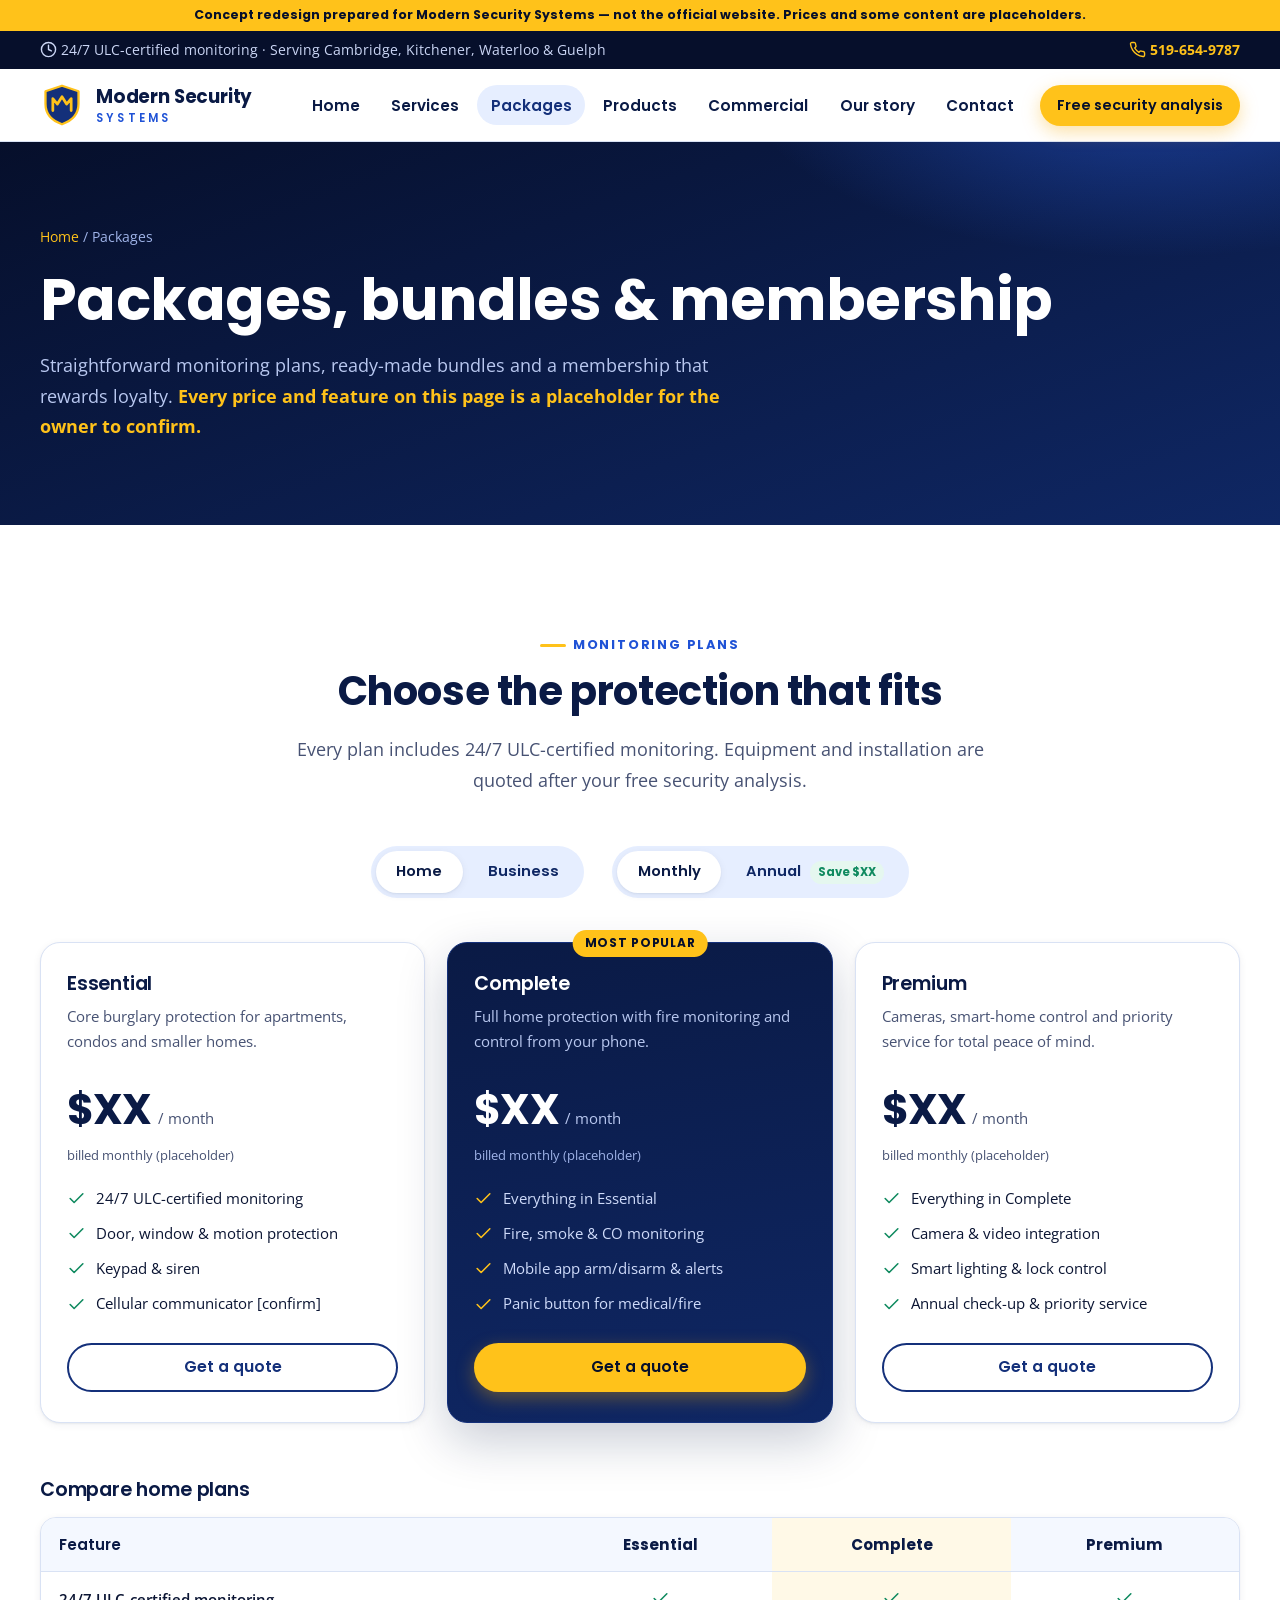
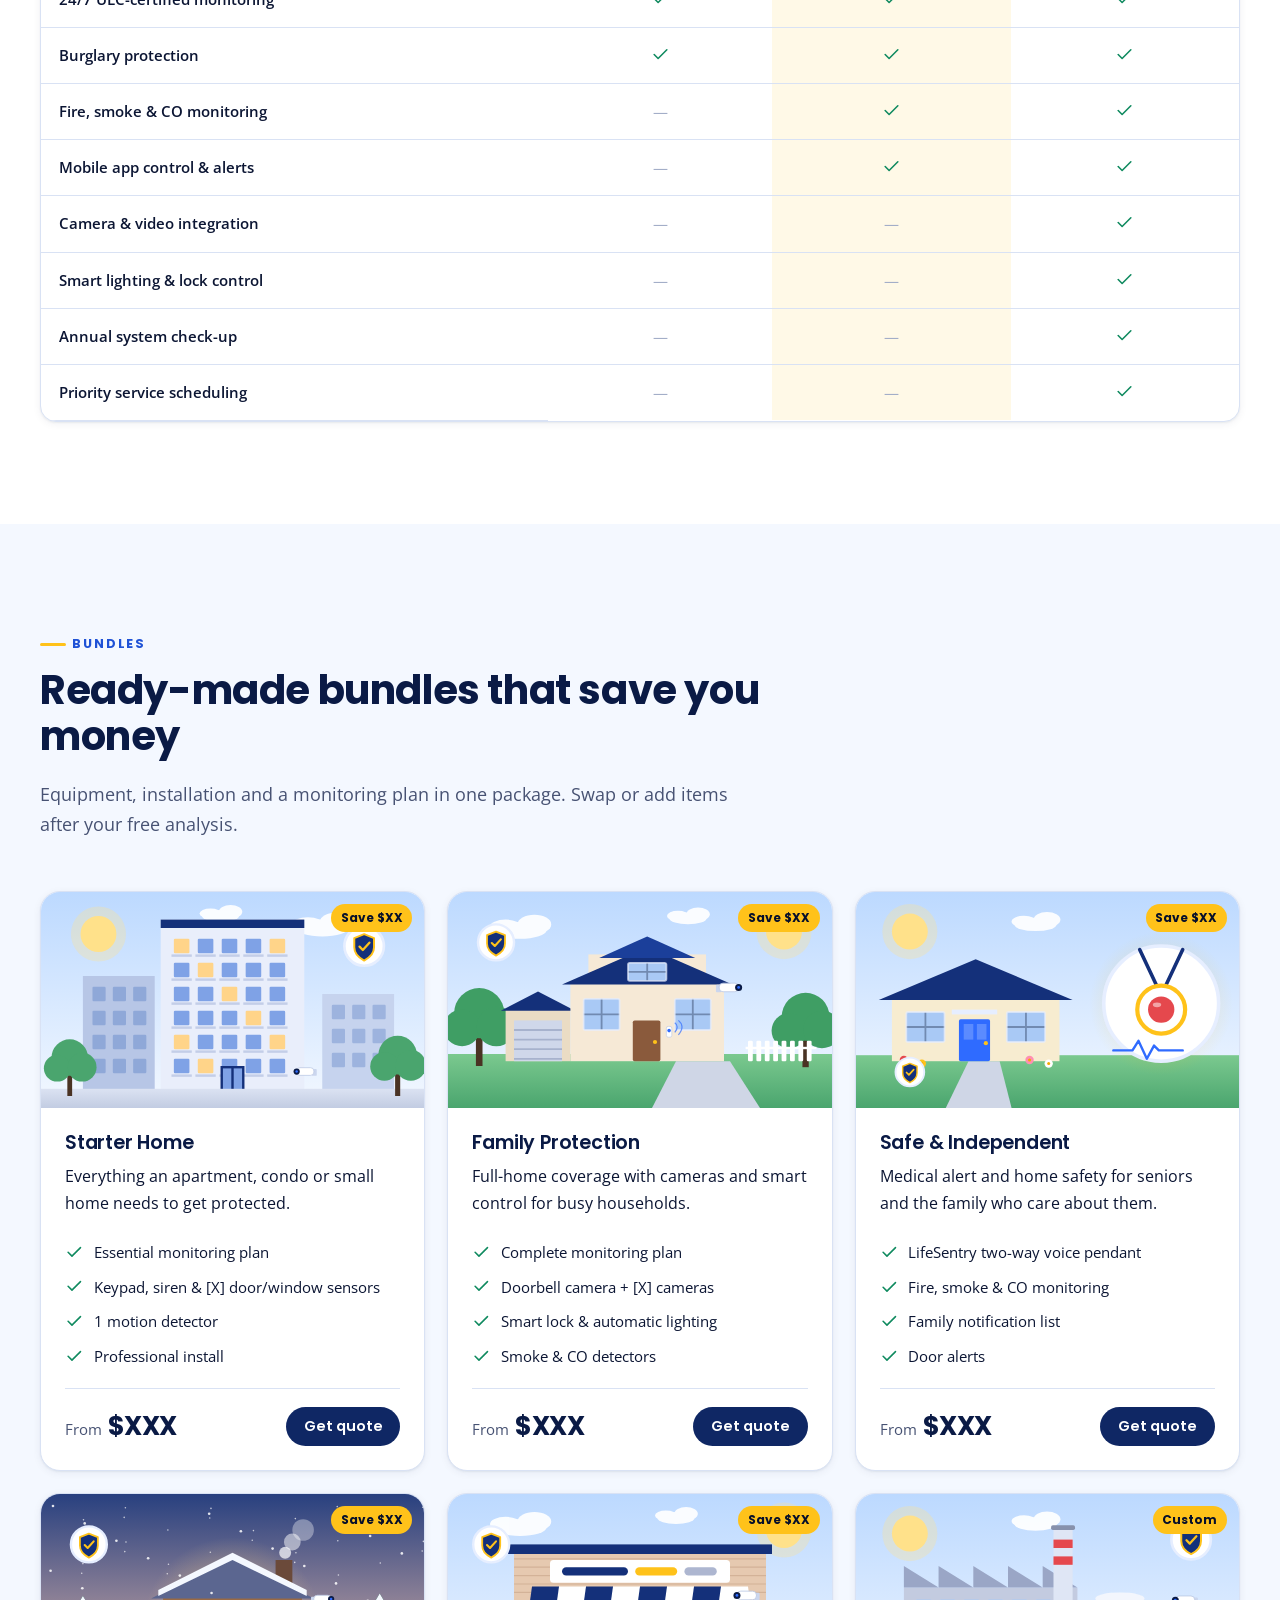
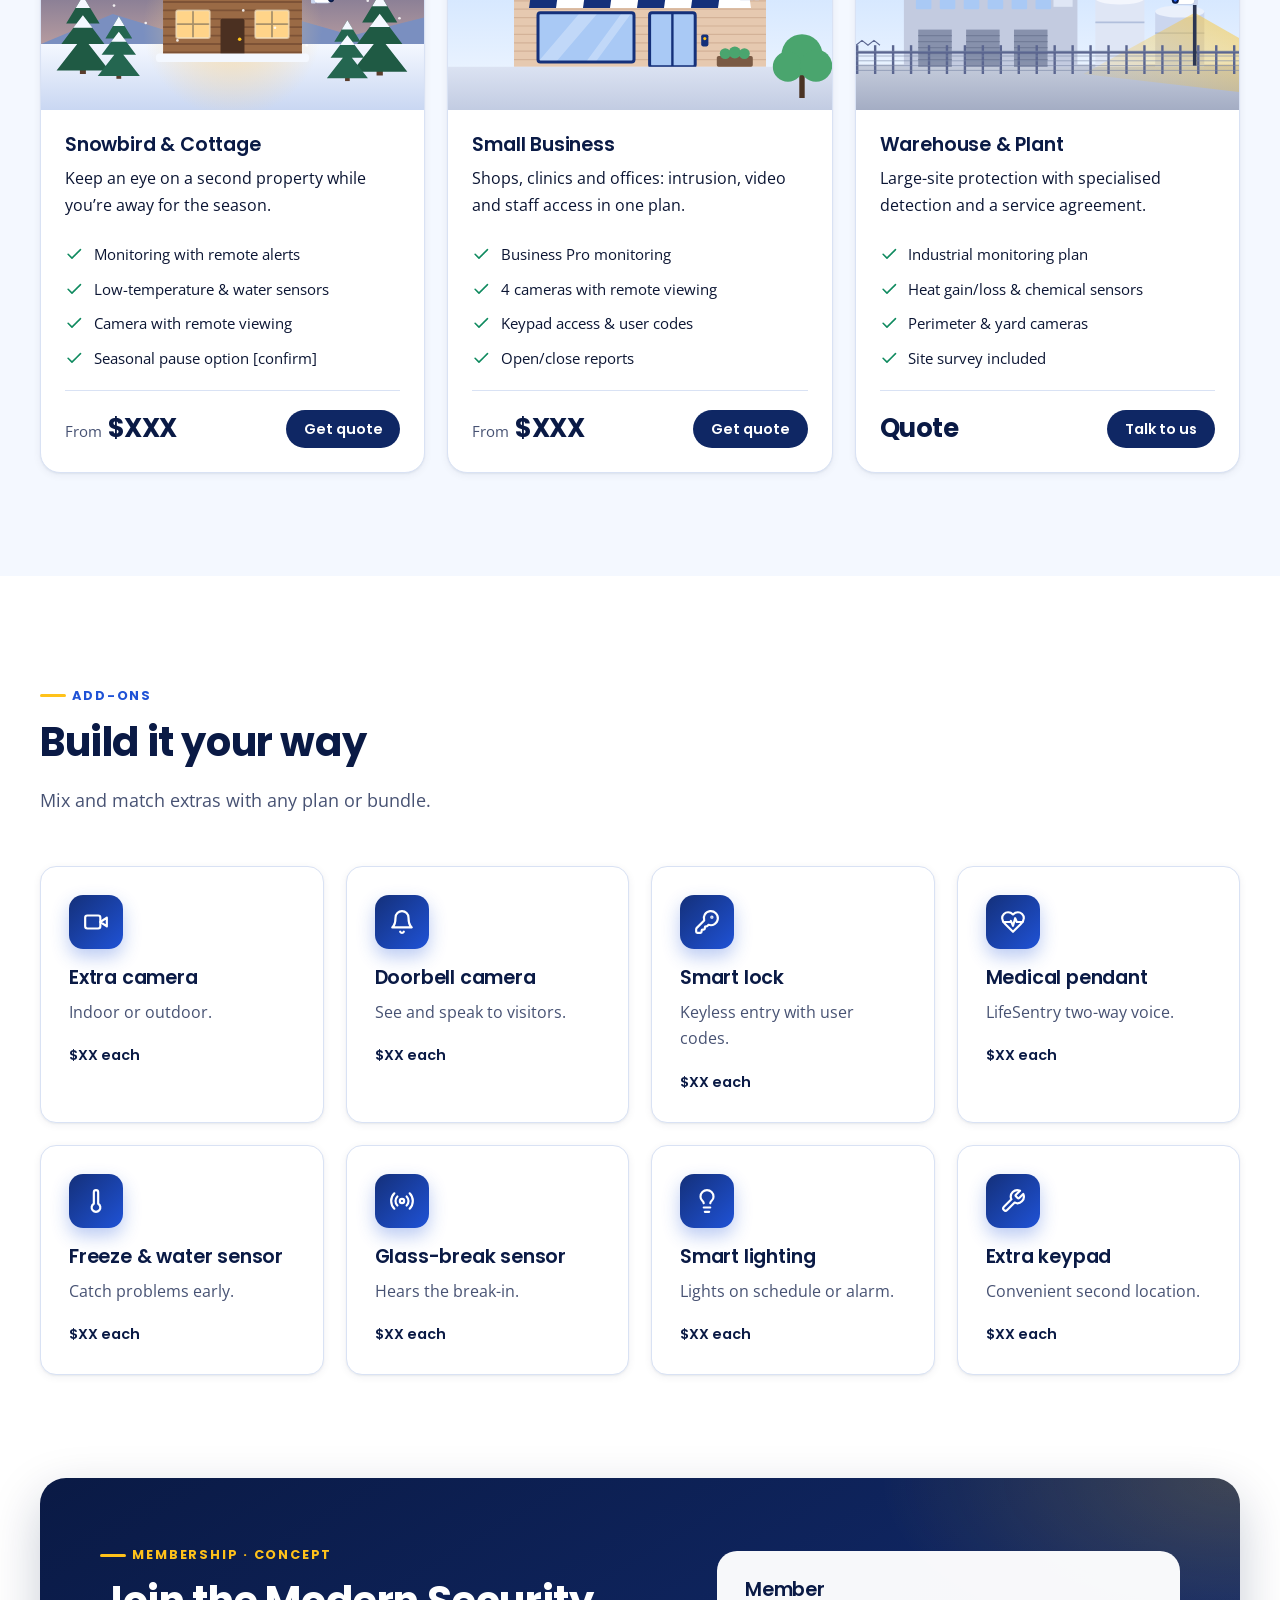
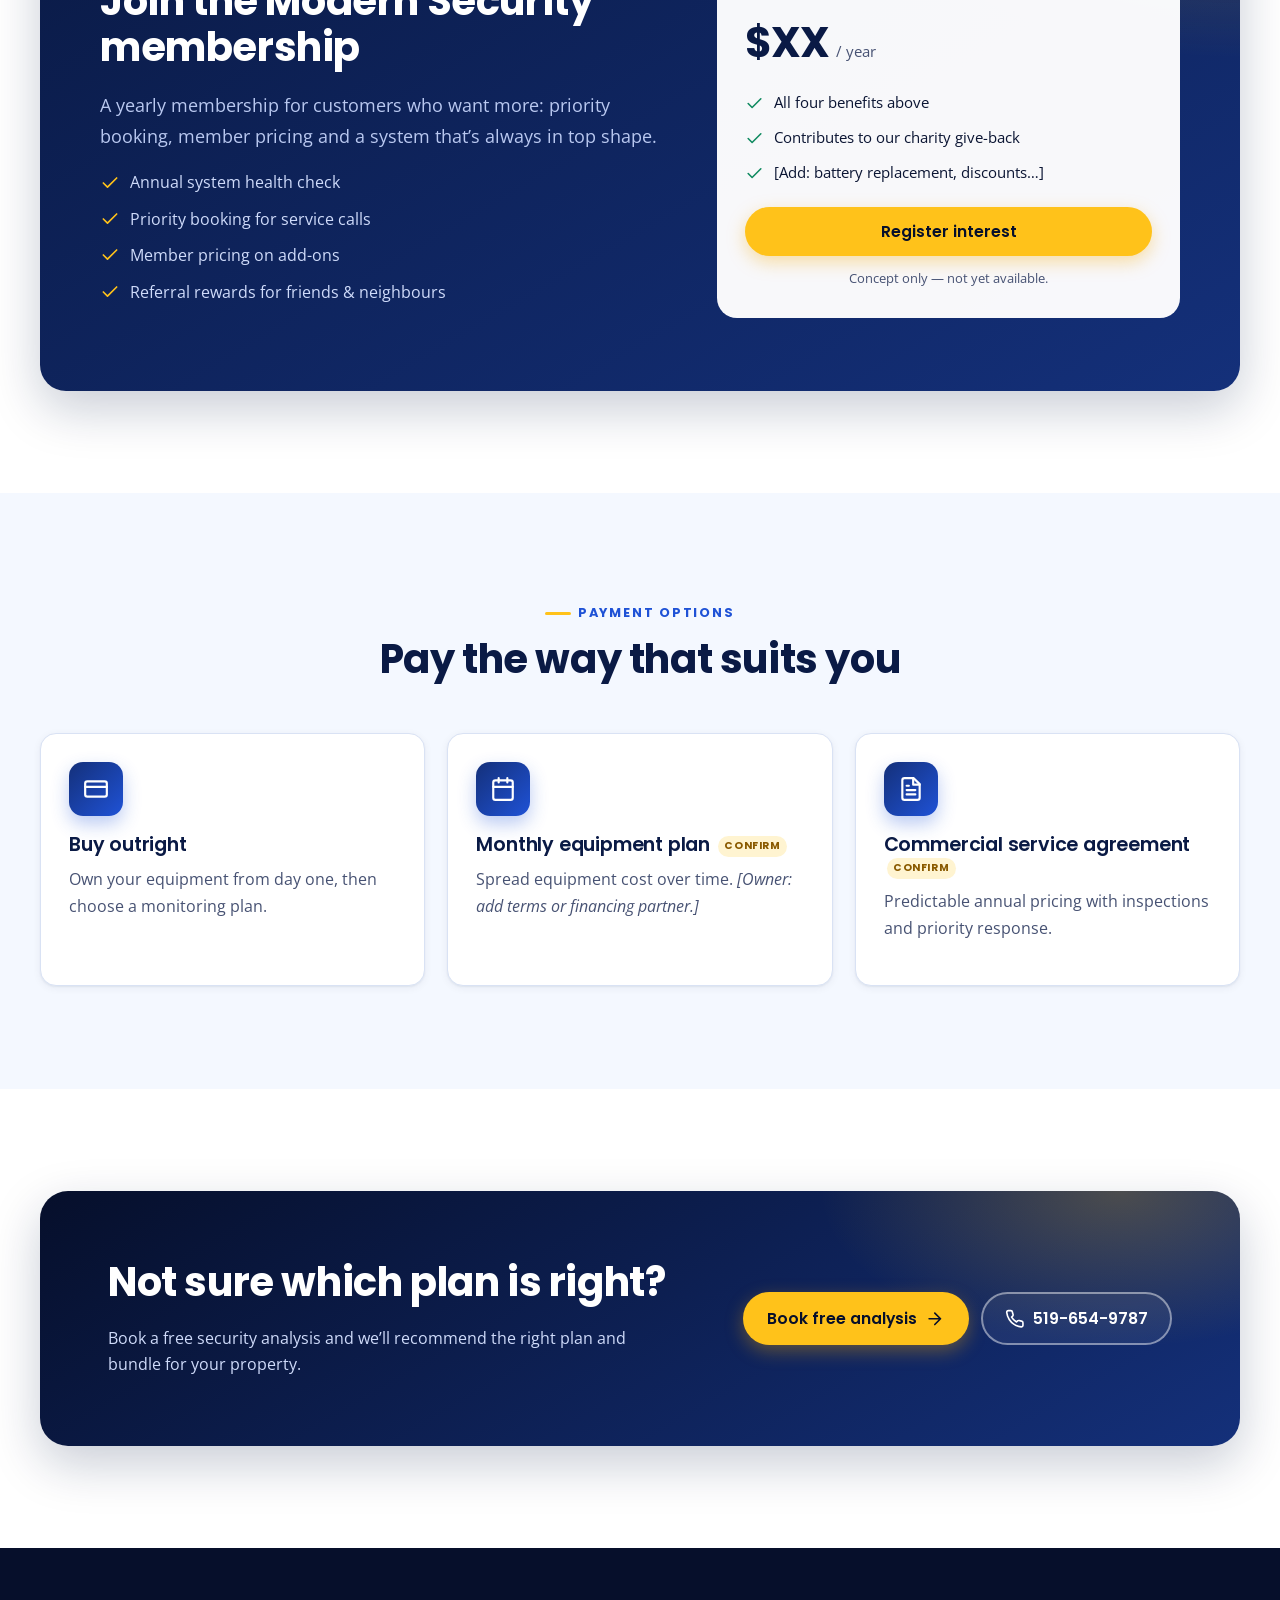
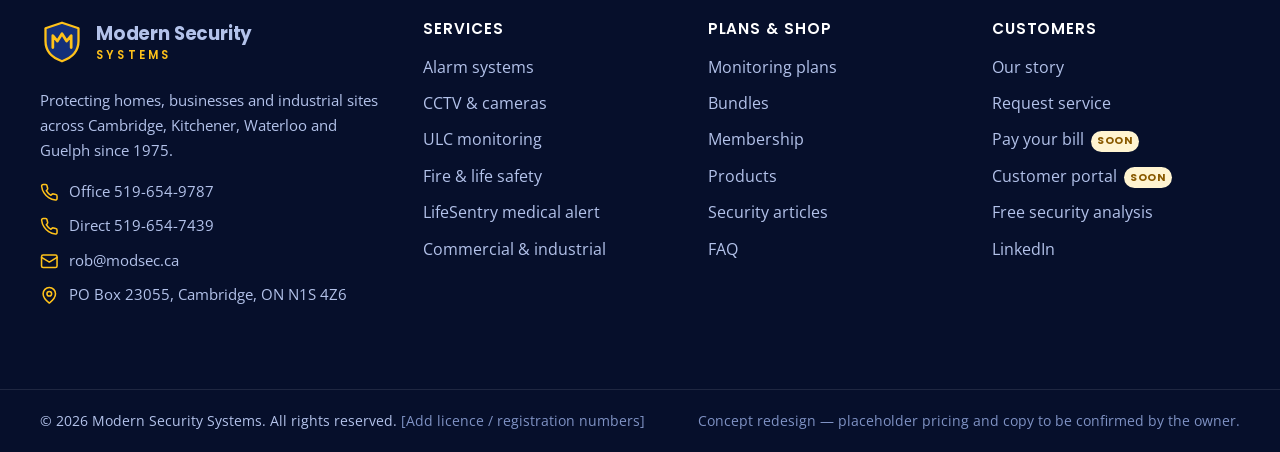
<file: docs/packages.html>
<!doctype html>
<html lang="en-CA" class="no-js">
<head>
  <meta charset="utf-8">
  <meta name="viewport" content="width=device-width, initial-scale=1">
  <title>Security Packages, Bundles &amp; Membership | Modern Security Systems</title>
  <meta name="description" content="Compare monitoring plans, save with home and business security bundles, and join the Modern Security membership. Serving Cambridge, Kitchener, Waterloo and Guelph.">
  <meta name="theme-color" content="#0a1a45">
  <meta name="robots" content="noindex, nofollow">
  <link rel="icon" href="data:image/svg+xml,%3Csvg xmlns='http://www.w3.org/2000/svg' viewBox='0 0 48 48'%3E%3Cpath d='M24 3 6 9v14c0 11 7.6 18.4 18 22 10.4-3.6 18-11 18-22V9z' fill='%2314307a' stroke='%23ffc21a' stroke-width='3'/%3E%3C/svg%3E">
  <link rel="preconnect" href="https://fonts.googleapis.com">
  <link rel="preconnect" href="https://fonts.gstatic.com" crossorigin>
  <link href="https://fonts.googleapis.com/css2?family=Open+Sans:wght@400;600;700&family=Poppins:wght@500;600;700&display=swap" rel="stylesheet">
  <link rel="stylesheet" href="assets/styles.css">
</head>
<body>
<svg xmlns="http://www.w3.org/2000/svg" style="position:absolute;width:0;height:0;overflow:hidden" aria-hidden="true" focusable="false">
  <defs>
    <symbol id="i-shield" viewBox="0 0 24 24"><path d="M20 13c0 5-3.5 7.5-7.66 8.95a1 1 0 0 1-.67-.01C7.5 20.5 4 18 4 13V6a1 1 0 0 1 1-1c2 0 4.5-1.2 6.24-2.72a1.17 1.17 0 0 1 1.52 0C14.51 3.81 17 5 19 5a1 1 0 0 1 1 1z"/><path d="m9 12 2 2 4-4"/></symbol>
    <symbol id="i-phone" viewBox="0 0 24 24"><path d="M22 16.92v3a2 2 0 0 1-2.18 2 19.79 19.79 0 0 1-8.63-3.07 19.5 19.5 0 0 1-6-6 19.79 19.79 0 0 1-3.07-8.67A2 2 0 0 1 4.11 2h3a2 2 0 0 1 2 1.72c.127.96.361 1.903.7 2.81a2 2 0 0 1-.45 2.11L8.09 9.91a16 16 0 0 0 6 6l1.27-1.27a2 2 0 0 1 2.11-.45c.907.339 1.85.573 2.81.7A2 2 0 0 1 22 16.92z"/></symbol>
    <symbol id="i-video" viewBox="0 0 24 24"><path d="m22 8-6 4 6 4V8z"/><rect x="2" y="6" width="14" height="12" rx="2"/></symbol>
    <symbol id="i-bell" viewBox="0 0 24 24"><path d="M6 8a6 6 0 0 1 12 0c0 7 3 9 3 9H3s3-2 3-9"/><path d="M10.3 21a1.94 1.94 0 0 0 3.4 0"/></symbol>
    <symbol id="i-home" viewBox="0 0 24 24"><path d="m3 9 9-7 9 7v11a2 2 0 0 1-2 2H5a2 2 0 0 1-2-2z"/><path d="M9 22V12h6v10"/></symbol>
    <symbol id="i-building" viewBox="0 0 24 24"><rect x="4" y="2" width="16" height="20" rx="2"/><path d="M9 22v-4h6v4M8 6h.01M12 6h.01M16 6h.01M8 10h.01M12 10h.01M16 10h.01M8 14h.01M12 14h.01M16 14h.01"/></symbol>
    <symbol id="i-flame" viewBox="0 0 24 24"><path d="M8.5 14.5A2.5 2.5 0 0 0 11 12c0-1.38-.5-2-1-3-1.072-2.143-.224-4.054 2-6 .5 2.5 2 4.9 4 6.5 2 1.6 3 3.5 3 5.5a7 7 0 1 1-14 0c0-1.153.433-2.294 1-3a2.5 2.5 0 0 0 2.5 2.5z"/></symbol>
    <symbol id="i-heart-pulse" viewBox="0 0 24 24"><path d="M19 14c1.49-1.46 3-3.21 3-5.5A5.5 5.5 0 0 0 16.5 3c-1.76 0-3 .5-4.5 2-1.5-1.5-2.74-2-4.5-2A5.5 5.5 0 0 0 2 8.5c0 2.3 1.5 4.05 3 5.5l7 7z"/><path d="M3.22 12H9.5l.5-1 2 4.5 2-7 1.5 3.5h5.27"/></symbol>
    <symbol id="i-heart" viewBox="0 0 24 24"><path d="M19 14c1.49-1.46 3-3.21 3-5.5A5.5 5.5 0 0 0 16.5 3c-1.76 0-3 .5-4.5 2-1.5-1.5-2.74-2-4.5-2A5.5 5.5 0 0 0 2 8.5c0 2.3 1.5 4.05 3 5.5l7 7z"/></symbol>
    <symbol id="i-smartphone" viewBox="0 0 24 24"><rect x="5" y="2" width="14" height="20" rx="2"/><path d="M12 18h.01"/></symbol>
    <symbol id="i-clock" viewBox="0 0 24 24"><circle cx="12" cy="12" r="10"/><path d="M12 6v6l4 2"/></symbol>
    <symbol id="i-pin" viewBox="0 0 24 24"><path d="M20 10c0 6-8 12-8 12s-8-6-8-12a8 8 0 0 1 16 0z"/><circle cx="12" cy="10" r="3"/></symbol>
    <symbol id="i-mail" viewBox="0 0 24 24"><rect x="2" y="4" width="20" height="16" rx="2"/><path d="m22 7-10 6L2 7"/></symbol>
    <symbol id="i-check" viewBox="0 0 24 24"><path d="M20 6 9 17l-5-5"/></symbol>
    <symbol id="i-x" viewBox="0 0 24 24"><path d="M18 6 6 18M6 6l12 12"/></symbol>
    <symbol id="i-star" viewBox="0 0 24 24"><path d="m12 2 3.09 6.26L22 9.27l-5 4.87 1.18 6.88L12 17.77l-6.18 3.25L7 14.14 2 9.27l6.91-1.01z"/></symbol>
    <symbol id="i-lock" viewBox="0 0 24 24"><rect x="3" y="11" width="18" height="11" rx="2"/><path d="M7 11V7a5 5 0 0 1 10 0v4"/></symbol>
    <symbol id="i-arrow" viewBox="0 0 24 24"><path d="M5 12h14M12 5l7 7-7 7"/></symbol>
    <symbol id="i-menu" viewBox="0 0 24 24"><path d="M4 6h16M4 12h16M4 18h16"/></symbol>
    <symbol id="i-chevron" viewBox="0 0 24 24"><path d="m6 9 6 6 6-6"/></symbol>
    <symbol id="i-package" viewBox="0 0 24 24"><path d="m7.5 4.27 9 5.15"/><path d="M21 8a2 2 0 0 0-1-1.73l-7-4a2 2 0 0 0-2 0l-7 4A2 2 0 0 0 3 8v8a2 2 0 0 0 1 1.73l7 4a2 2 0 0 0 2 0l7-4A2 2 0 0 0 21 16z"/><path d="m3.3 7 8.7 5 8.7-5M12 22V12"/></symbol>
    <symbol id="i-headset" viewBox="0 0 24 24"><path d="M3 14h3a2 2 0 0 1 2 2v3a2 2 0 0 1-2 2H5a2 2 0 0 1-2-2v-7a9 9 0 0 1 18 0v7a2 2 0 0 1-2 2h-1a2 2 0 0 1-2-2v-3a2 2 0 0 1 2-2h3"/></symbol>
    <symbol id="i-award" viewBox="0 0 24 24"><circle cx="12" cy="8" r="6"/><path d="M15.477 12.89 17 22l-5-3-5 3 1.523-9.11"/></symbol>
    <symbol id="i-wrench" viewBox="0 0 24 24"><path d="M14.7 6.3a1 1 0 0 0 0 1.4l1.6 1.6a1 1 0 0 0 1.4 0l3.77-3.77a6 6 0 0 1-7.94 7.94l-6.91 6.91a2.12 2.12 0 0 1-3-3l6.91-6.91a6 6 0 0 1 7.94-7.94z"/></symbol>
    <symbol id="i-users" viewBox="0 0 24 24"><path d="M16 21v-2a4 4 0 0 0-4-4H6a4 4 0 0 0-4 4v2"/><circle cx="9" cy="7" r="4"/><path d="M22 21v-2a4 4 0 0 0-3-3.87M16 3.13a4 4 0 0 1 0 7.75"/></symbol>
    <symbol id="i-key" viewBox="0 0 24 24"><path d="M2.586 17.414A2 2 0 0 0 2 18.828V21a1 1 0 0 0 1 1h3a1 1 0 0 0 1-1v-1a1 1 0 0 1 1-1h1a1 1 0 0 0 1-1v-1a1 1 0 0 1 1-1h.172a2 2 0 0 0 1.414-.586l.814-.814a6.5 6.5 0 1 0-4-4z"/><circle cx="16.5" cy="7.5" r=".5" fill="currentColor"/></symbol>
    <symbol id="i-wifi" viewBox="0 0 24 24"><path d="M12 20h.01M2 8.82a15 15 0 0 1 20 0M5 12.86a10 10 0 0 1 14 0M8.5 16.43a5 5 0 0 1 7 0"/></symbol>
    <symbol id="i-radio" viewBox="0 0 24 24"><circle cx="12" cy="12" r="2"/><path d="M16.24 7.76a6 6 0 0 1 0 8.49m-8.48-.01a6 6 0 0 1 0-8.49m11.31-2.82a10 10 0 0 1 0 14.14m-14.14 0a10 10 0 0 1 0-14.14"/></symbol>
    <symbol id="i-file" viewBox="0 0 24 24"><path d="M14.5 2H6a2 2 0 0 0-2 2v16a2 2 0 0 0 2 2h12a2 2 0 0 0 2-2V7.5z"/><path d="M14 2v6h6M16 13H8M16 17H8M10 9H8"/></symbol>
    <symbol id="i-tag" viewBox="0 0 24 24"><path d="M12.586 2.586A2 2 0 0 0 11.172 2H4a2 2 0 0 0-2 2v7.172a2 2 0 0 0 .586 1.414l8.704 8.704a2.426 2.426 0 0 0 3.42 0l6.58-6.58a2.426 2.426 0 0 0 0-3.42z"/><circle cx="7.5" cy="7.5" r=".5" fill="currentColor"/></symbol>
    <symbol id="i-calendar" viewBox="0 0 24 24"><path d="M8 2v4M16 2v4"/><rect x="3" y="4" width="18" height="18" rx="2"/><path d="M3 10h18"/></symbol>
    <symbol id="i-card" viewBox="0 0 24 24"><rect x="2" y="5" width="20" height="14" rx="2"/><path d="M2 10h20"/></symbol>
    <symbol id="i-zap" viewBox="0 0 24 24"><path d="M13 2 3 14h9l-1 8 10-12h-9z"/></symbol>
    <symbol id="i-bulb" viewBox="0 0 24 24"><path d="M15 14c.2-1 .7-1.7 1.5-2.5 1-.9 1.5-2.2 1.5-3.5A6 6 0 0 0 6 8c0 1 .2 2.2 1.5 3.5.7.7 1.3 1.5 1.5 2.5M9 18h6M10 22h4"/></symbol>
    <symbol id="i-external" viewBox="0 0 24 24"><path d="M15 3h6v6M10 14 21 3M18 13v6a2 2 0 0 1-2 2H5a2 2 0 0 1-2-2V8a2 2 0 0 1 2-2h6"/></symbol>
    <symbol id="i-linkedin" viewBox="0 0 24 24"><path d="M16 8a6 6 0 0 1 6 6v7h-4v-7a2 2 0 0 0-4 0v7h-4v-7a6 6 0 0 1 6-6zM2 9h4v12H2z"/><circle cx="4" cy="4" r="2"/></symbol>
    <symbol id="i-thermo" viewBox="0 0 24 24"><path d="M14 4v10.54a4 4 0 1 1-4 0V4a2 2 0 0 1 4 0z"/></symbol>
    <symbol id="i-play" viewBox="0 0 24 24"><path d="M6 4v16l14-8z"/></symbol>
    <symbol id="i-door" viewBox="0 0 24 24"><path d="M13 4h3a2 2 0 0 1 2 2v14M2 20h3M13 20h9M10 12v.01M13 4.562v16.157a1 1 0 0 1-1.242.97L5 20V5.562a2 2 0 0 1 1.515-1.94l4-1A2 2 0 0 1 13 4.561z"/></symbol>
  </defs>
</svg>

<a class="skip" href="#main">Skip to content</a>

<div class="concept-bar" role="note">Concept redesign prepared for Modern Security Systems &mdash; not the official website. Prices and some content are placeholders.</div>

<div class="topbar">
  <div class="wrap topbar__in">
    <p><svg class="ic" aria-hidden="true"><use href="#i-clock"/></svg> 24/7 ULC-certified monitoring &middot; Serving Cambridge, Kitchener, Waterloo &amp; Guelph</p>
    <a href="tel:+15196549787"><svg class="ic" aria-hidden="true"><use href="#i-phone"/></svg> 519-654-9787</a>
  </div>
</div>

<header class="site-header">
  <div class="wrap nav">
    <a class="brand" href="index.html" aria-label="Modern Security Systems - home">
      <!-- Placeholder mark: swap for the real logo file when the owner signs off -->
      <svg class="brand__mark" viewBox="0 0 48 48" aria-hidden="true">
        <path d="M24 3 6 9v14c0 11 7.6 18.4 18 22 10.4-3.6 18-11 18-22V9z" fill="#14307a"/>
        <path d="M24 3 6 9v14c0 11 7.6 18.4 18 22 10.4-3.6 18-11 18-22V9z" fill="none" stroke="#ffc21a" stroke-width="2.5" stroke-linejoin="round"/>
        <path d="M14 30V17l5 6 5-8 5 8 5-6v13" fill="none" stroke="#ffc21a" stroke-width="3" stroke-linecap="round" stroke-linejoin="round"/>
      </svg>
      <span class="brand__txt"><strong>Modern Security</strong><small>Systems</small></span>
    </a>

    <button class="nav-toggle" type="button" aria-expanded="false" aria-controls="menu" aria-label="Open menu">
      <svg class="ic" aria-hidden="true"><use href="#i-menu"/></svg>
    </button>

    <nav id="menu" class="menu" aria-label="Primary">
      <a data-nav="home" href="index.html">Home</a>
      <a data-nav="services" href="index.html#services">Services</a>
      <a data-nav="packages" aria-current="page" href="packages.html">Packages</a>
      <a data-nav="products" href="products.html">Products</a>
      <a data-nav="commercial" href="index.html#commercial">Commercial</a>
      <a data-nav="about" href="about.html">Our story</a>
      <a data-nav="contact" href="contact.html">Contact</a>
      <a class="btn btn--amber menu__cta" href="contact.html#quote">Free security analysis</a>
    </nav>
  </div>
</header>


<main id="main">

  <section class="page-hero">
    <div class="wrap">
      <p class="crumbs"><a href="index.html">Home</a> / Packages</p>
      <h1>Packages, bundles &amp; membership</h1>
      <p class="lead">Straightforward monitoring plans, ready-made bundles and a membership that rewards loyalty. <strong style="color:#ffc21a">Every price and feature on this page is a placeholder for the owner to confirm.</strong></p>
    </div>
  </section>

  <!-- PLANS -->
  <section class="section" id="plans" aria-labelledby="plans-h">
    <div class="wrap">
      <div class="section-head section-head--center">
        <span class="eyebrow">Monitoring plans</span>
        <h2 id="plans-h">Choose the protection that fits</h2>
        <p class="lead">Every plan includes 24/7 ULC-certified monitoring. Equipment and installation are quoted after your free security analysis.</p>
      </div>

      <div class="toggle-row">
        <div class="toggle" role="tablist" aria-label="Property type" data-tabs>
          <button type="button" role="tab" id="tab-res" aria-selected="true" aria-controls="panel-res">Home</button>
          <button type="button" role="tab" id="tab-biz" aria-selected="false" aria-controls="panel-biz">Business</button>
        </div>
        <div class="toggle" role="group" aria-label="Billing" data-billing>
          <button type="button" aria-pressed="true" data-mode="monthly">Monthly</button>
          <button type="button" aria-pressed="false" data-mode="annual">Annual <span class="save-pill">Save $XX</span></button>
        </div>
      </div>

      <!-- Home -->
      <div role="tabpanel" id="panel-res" aria-labelledby="tab-res">
        <div class="grid grid--3 plans">
          <article class="plan">
            <h3>Essential</h3>
            <p class="plan__for">Core burglary protection for apartments, condos and smaller homes.</p>
            <div class="price"><b data-price-monthly="$XX" data-price-annual="$XX">$XX</b><span>/ month</span></div>
            <p class="price-note" data-billing-note>billed monthly (placeholder)</p>
            <ul class="checks">
              <li><svg class="ic" aria-hidden="true"><use href="#i-check"/></svg> 24/7 ULC-certified monitoring</li>
              <li><svg class="ic" aria-hidden="true"><use href="#i-check"/></svg> Door, window &amp; motion protection</li>
              <li><svg class="ic" aria-hidden="true"><use href="#i-check"/></svg> Keypad &amp; siren</li>
              <li><svg class="ic" aria-hidden="true"><use href="#i-check"/></svg> Cellular communicator [confirm]</li>
            </ul>
            <a class="btn btn--outline" href="contact.html#quote">Get a quote</a>
          </article>
          <article class="plan plan--featured">
            <span class="plan__flag">Most popular</span>
            <h3>Complete</h3>
            <p class="plan__for">Full home protection with fire monitoring and control from your phone.</p>
            <div class="price"><b data-price-monthly="$XX" data-price-annual="$XX">$XX</b><span>/ month</span></div>
            <p class="price-note" data-billing-note>billed monthly (placeholder)</p>
            <ul class="checks">
              <li><svg class="ic" aria-hidden="true"><use href="#i-check"/></svg> Everything in Essential</li>
              <li><svg class="ic" aria-hidden="true"><use href="#i-check"/></svg> Fire, smoke &amp; CO monitoring</li>
              <li><svg class="ic" aria-hidden="true"><use href="#i-check"/></svg> Mobile app arm/disarm &amp; alerts</li>
              <li><svg class="ic" aria-hidden="true"><use href="#i-check"/></svg> Panic button for medical/fire</li>
            </ul>
            <a class="btn btn--amber" href="contact.html#quote">Get a quote</a>
          </article>
          <article class="plan">
            <h3>Premium</h3>
            <p class="plan__for">Cameras, smart-home control and priority service for total peace of mind.</p>
            <div class="price"><b data-price-monthly="$XX" data-price-annual="$XX">$XX</b><span>/ month</span></div>
            <p class="price-note" data-billing-note>billed monthly (placeholder)</p>
            <ul class="checks">
              <li><svg class="ic" aria-hidden="true"><use href="#i-check"/></svg> Everything in Complete</li>
              <li><svg class="ic" aria-hidden="true"><use href="#i-check"/></svg> Camera &amp; video integration</li>
              <li><svg class="ic" aria-hidden="true"><use href="#i-check"/></svg> Smart lighting &amp; lock control</li>
              <li><svg class="ic" aria-hidden="true"><use href="#i-check"/></svg> Annual check-up &amp; priority service</li>
            </ul>
            <a class="btn btn--outline" href="contact.html#quote">Get a quote</a>
          </article>
        </div>

        <h3 style="margin:56px 0 16px">Compare home plans</h3>
        <div class="table-wrap">
          <table class="compare">
            <caption class="sr-only" style="position:absolute;left:-999px">Feature comparison of home monitoring plans</caption>
            <thead><tr><th scope="col">Feature</th><th scope="col">Essential</th><th scope="col" class="hl">Complete</th><th scope="col">Premium</th></tr></thead>
            <tbody>
              <tr><th scope="row">24/7 ULC-certified monitoring</th><td><svg class="ic" role="img" aria-label="Included"><use href="#i-check"/></svg></td><td class="hl"><svg class="ic" role="img" aria-label="Included"><use href="#i-check"/></svg></td><td><svg class="ic" role="img" aria-label="Included"><use href="#i-check"/></svg></td></tr>
              <tr><th scope="row">Burglary protection</th><td><svg class="ic" role="img" aria-label="Included"><use href="#i-check"/></svg></td><td class="hl"><svg class="ic" role="img" aria-label="Included"><use href="#i-check"/></svg></td><td><svg class="ic" role="img" aria-label="Included"><use href="#i-check"/></svg></td></tr>
              <tr><th scope="row">Fire, smoke &amp; CO monitoring</th><td class="no" aria-label="Not included">&mdash;</td><td class="hl"><svg class="ic" role="img" aria-label="Included"><use href="#i-check"/></svg></td><td><svg class="ic" role="img" aria-label="Included"><use href="#i-check"/></svg></td></tr>
              <tr><th scope="row">Mobile app control &amp; alerts</th><td class="no" aria-label="Not included">&mdash;</td><td class="hl"><svg class="ic" role="img" aria-label="Included"><use href="#i-check"/></svg></td><td><svg class="ic" role="img" aria-label="Included"><use href="#i-check"/></svg></td></tr>
              <tr><th scope="row">Camera &amp; video integration</th><td class="no" aria-label="Not included">&mdash;</td><td class="hl no" aria-label="Not included">&mdash;</td><td><svg class="ic" role="img" aria-label="Included"><use href="#i-check"/></svg></td></tr>
              <tr><th scope="row">Smart lighting &amp; lock control</th><td class="no" aria-label="Not included">&mdash;</td><td class="hl no" aria-label="Not included">&mdash;</td><td><svg class="ic" role="img" aria-label="Included"><use href="#i-check"/></svg></td></tr>
              <tr><th scope="row">Annual system check-up</th><td class="no" aria-label="Not included">&mdash;</td><td class="hl no" aria-label="Not included">&mdash;</td><td><svg class="ic" role="img" aria-label="Included"><use href="#i-check"/></svg></td></tr>
              <tr><th scope="row">Priority service scheduling</th><td class="no" aria-label="Not included">&mdash;</td><td class="hl no" aria-label="Not included">&mdash;</td><td><svg class="ic" role="img" aria-label="Included"><use href="#i-check"/></svg></td></tr>
            </tbody>
          </table>
        </div>
      </div>

      <!-- Business -->
      <div role="tabpanel" id="panel-biz" aria-labelledby="tab-biz" hidden>
        <div class="grid grid--3 plans">
          <article class="plan">
            <h3>Business Essentials</h3>
            <p class="plan__for">Intrusion and fire protection for shops, offices and small sites.</p>
            <div class="price"><b data-price-monthly="$XX" data-price-annual="$XX">$XX</b><span>/ month</span></div>
            <p class="price-note" data-billing-note>billed monthly (placeholder)</p>
            <ul class="checks">
              <li><svg class="ic" aria-hidden="true"><use href="#i-check"/></svg> 24/7 ULC-certified monitoring</li>
              <li><svg class="ic" aria-hidden="true"><use href="#i-check"/></svg> Intrusion &amp; fire signalling</li>
              <li><svg class="ic" aria-hidden="true"><use href="#i-check"/></svg> Open/close reporting</li>
            </ul>
            <a class="btn btn--outline" href="contact.html#quote">Get a quote</a>
          </article>
          <article class="plan plan--featured">
            <span class="plan__flag">Most popular</span>
            <h3>Business Pro</h3>
            <p class="plan__for">Video, access control and remote management for growing businesses.</p>
            <div class="price"><b data-price-monthly="$XX" data-price-annual="$XX">$XX</b><span>/ month</span></div>
            <p class="price-note" data-billing-note>billed monthly (placeholder)</p>
            <ul class="checks">
              <li><svg class="ic" aria-hidden="true"><use href="#i-check"/></svg> Everything in Essentials</li>
              <li><svg class="ic" aria-hidden="true"><use href="#i-check"/></svg> CCTV &amp; remote video access</li>
              <li><svg class="ic" aria-hidden="true"><use href="#i-check"/></svg> Access control &amp; user codes</li>
              <li><svg class="ic" aria-hidden="true"><use href="#i-check"/></svg> Priority service response</li>
            </ul>
            <a class="btn btn--amber" href="contact.html#quote">Get a quote</a>
          </article>
          <article class="plan">
            <h3>Industrial &amp; Multi-site</h3>
            <p class="plan__for">Plants, warehouses and multi-location operations with specialised sensing.</p>
            <div class="price"><b data-price-monthly="Custom" data-price-annual="Custom">Custom</b></div>
            <p class="price-note">tailored service agreement</p>
            <ul class="checks">
              <li><svg class="ic" aria-hidden="true"><use href="#i-check"/></svg> Everything in Business Pro</li>
              <li><svg class="ic" aria-hidden="true"><use href="#i-check"/></svg> Heat gain/loss &amp; chemical detection</li>
              <li><svg class="ic" aria-hidden="true"><use href="#i-check"/></svg> Multi-site management</li>
              <li><svg class="ic" aria-hidden="true"><use href="#i-check"/></svg> Dedicated account contact</li>
            </ul>
            <a class="btn btn--outline" href="contact.html#quote">Talk to us</a>
          </article>
        </div>

        <h3 style="margin:56px 0 16px">Compare business plans</h3>
        <div class="table-wrap">
          <table class="compare">
            <thead><tr><th scope="col">Feature</th><th scope="col">Essentials</th><th scope="col" class="hl">Pro</th><th scope="col">Industrial</th></tr></thead>
            <tbody>
              <tr><th scope="row">24/7 ULC-certified monitoring</th><td><svg class="ic" role="img" aria-label="Included"><use href="#i-check"/></svg></td><td class="hl"><svg class="ic" role="img" aria-label="Included"><use href="#i-check"/></svg></td><td><svg class="ic" role="img" aria-label="Included"><use href="#i-check"/></svg></td></tr>
              <tr><th scope="row">Intrusion &amp; fire signalling</th><td><svg class="ic" role="img" aria-label="Included"><use href="#i-check"/></svg></td><td class="hl"><svg class="ic" role="img" aria-label="Included"><use href="#i-check"/></svg></td><td><svg class="ic" role="img" aria-label="Included"><use href="#i-check"/></svg></td></tr>
              <tr><th scope="row">Open/close reporting</th><td><svg class="ic" role="img" aria-label="Included"><use href="#i-check"/></svg></td><td class="hl"><svg class="ic" role="img" aria-label="Included"><use href="#i-check"/></svg></td><td><svg class="ic" role="img" aria-label="Included"><use href="#i-check"/></svg></td></tr>
              <tr><th scope="row">CCTV &amp; remote video</th><td class="no" aria-label="Not included">&mdash;</td><td class="hl"><svg class="ic" role="img" aria-label="Included"><use href="#i-check"/></svg></td><td><svg class="ic" role="img" aria-label="Included"><use href="#i-check"/></svg></td></tr>
              <tr><th scope="row">Access control</th><td class="no" aria-label="Not included">&mdash;</td><td class="hl"><svg class="ic" role="img" aria-label="Included"><use href="#i-check"/></svg></td><td><svg class="ic" role="img" aria-label="Included"><use href="#i-check"/></svg></td></tr>
              <tr><th scope="row">Heat gain/loss &amp; chemical detection</th><td class="no" aria-label="Not included">&mdash;</td><td class="hl no" aria-label="Not included">&mdash;</td><td><svg class="ic" role="img" aria-label="Included"><use href="#i-check"/></svg></td></tr>
              <tr><th scope="row">Multi-site management</th><td class="no" aria-label="Not included">&mdash;</td><td class="hl no" aria-label="Not included">&mdash;</td><td><svg class="ic" role="img" aria-label="Included"><use href="#i-check"/></svg></td></tr>
            </tbody>
          </table>
        </div>
      </div>
    </div>
  </section>

  <!-- BUNDLES -->
  <section class="section section--tint" id="bundles" aria-labelledby="bundles-h">
    <div class="wrap">
      <div class="section-head">
        <span class="eyebrow">Bundles</span>
        <h2 id="bundles-h">Ready-made bundles that save you money</h2>
        <p class="lead">Equipment, installation and a monitoring plan in one package. Swap or add items after your free analysis.</p>
      </div>
      <div class="grid grid--3">
        <article class="bundle">
          <div class="bundle__art"><img src="assets/img/bundle-condo.svg" alt="Illustration of a condominium tower with a security camera" width="640" height="360" loading="lazy" decoding="async"><span class="bundle__save">Save $XX</span></div>
          <div class="bundle__body">
            <h3>Starter Home</h3>
            <p>Everything an apartment, condo or small home needs to get protected.</p>
            <ul class="checks">
              <li><svg class="ic" aria-hidden="true"><use href="#i-check"/></svg> Essential monitoring plan</li>
              <li><svg class="ic" aria-hidden="true"><use href="#i-check"/></svg> Keypad, siren &amp; [X] door/window sensors</li>
              <li><svg class="ic" aria-hidden="true"><use href="#i-check"/></svg> 1 motion detector</li>
              <li><svg class="ic" aria-hidden="true"><use href="#i-check"/></svg> Professional install</li>
            </ul>
            <div class="bundle__foot"><div class="price"><span>From</span><b>$XXX</b></div><a class="btn btn--navy btn--sm" href="contact.html#quote">Get quote</a></div>
          </div>
        </article>
        <article class="bundle">
          <div class="bundle__art"><img src="assets/img/bundle-family.svg" alt="Illustration of a family home with a doorbell camera and smart lock" width="640" height="360" loading="lazy" decoding="async"><span class="bundle__save">Save $XX</span></div>
          <div class="bundle__body">
            <h3>Family Protection</h3>
            <p>Full-home coverage with cameras and smart control for busy households.</p>
            <ul class="checks">
              <li><svg class="ic" aria-hidden="true"><use href="#i-check"/></svg> Complete monitoring plan</li>
              <li><svg class="ic" aria-hidden="true"><use href="#i-check"/></svg> Doorbell camera + [X] cameras</li>
              <li><svg class="ic" aria-hidden="true"><use href="#i-check"/></svg> Smart lock &amp; automatic lighting</li>
              <li><svg class="ic" aria-hidden="true"><use href="#i-check"/></svg> Smoke &amp; CO detectors</li>
            </ul>
            <div class="bundle__foot"><div class="price"><span>From</span><b>$XXX</b></div><a class="btn btn--navy btn--sm" href="contact.html#quote">Get quote</a></div>
          </div>
        </article>
        <article class="bundle">
          <div class="bundle__art"><img src="assets/img/bundle-senior.svg" alt="Illustration of a bungalow next to a medical alert pendant" width="640" height="360" loading="lazy" decoding="async"><span class="bundle__save">Save $XX</span></div>
          <div class="bundle__body">
            <h3>Safe &amp; Independent</h3>
            <p>Medical alert and home safety for seniors and the family who care about them.</p>
            <ul class="checks">
              <li><svg class="ic" aria-hidden="true"><use href="#i-check"/></svg> LifeSentry two-way voice pendant</li>
              <li><svg class="ic" aria-hidden="true"><use href="#i-check"/></svg> Fire, smoke &amp; CO monitoring</li>
              <li><svg class="ic" aria-hidden="true"><use href="#i-check"/></svg> Family notification list</li>
              <li><svg class="ic" aria-hidden="true"><use href="#i-check"/></svg> Door alerts</li>
            </ul>
            <div class="bundle__foot"><div class="price"><span>From</span><b>$XXX</b></div><a class="btn btn--navy btn--sm" href="contact.html#quote">Get quote</a></div>
          </div>
        </article>
        <article class="bundle">
          <div class="bundle__art"><img src="assets/img/bundle-cottage.svg" alt="Illustration of a snowy cottage with a security camera" width="640" height="360" loading="lazy" decoding="async"><span class="bundle__save">Save $XX</span></div>
          <div class="bundle__body">
            <h3>Snowbird &amp; Cottage</h3>
            <p>Keep an eye on a second property while you&rsquo;re away for the season.</p>
            <ul class="checks">
              <li><svg class="ic" aria-hidden="true"><use href="#i-check"/></svg> Monitoring with remote alerts</li>
              <li><svg class="ic" aria-hidden="true"><use href="#i-check"/></svg> Low-temperature &amp; water sensors</li>
              <li><svg class="ic" aria-hidden="true"><use href="#i-check"/></svg> Camera with remote viewing</li>
              <li><svg class="ic" aria-hidden="true"><use href="#i-check"/></svg> Seasonal pause option [confirm]</li>
            </ul>
            <div class="bundle__foot"><div class="price"><span>From</span><b>$XXX</b></div><a class="btn btn--navy btn--sm" href="contact.html#quote">Get quote</a></div>
          </div>
        </article>
        <article class="bundle">
          <div class="bundle__art"><img src="assets/img/bundle-business.svg" alt="Illustration of a small business storefront with a camera and keypad" width="640" height="360" loading="lazy" decoding="async"><span class="bundle__save">Save $XX</span></div>
          <div class="bundle__body">
            <h3>Small Business</h3>
            <p>Shops, clinics and offices: intrusion, video and staff access in one plan.</p>
            <ul class="checks">
              <li><svg class="ic" aria-hidden="true"><use href="#i-check"/></svg> Business Pro monitoring</li>
              <li><svg class="ic" aria-hidden="true"><use href="#i-check"/></svg> 4 cameras with remote viewing</li>
              <li><svg class="ic" aria-hidden="true"><use href="#i-check"/></svg> Keypad access &amp; user codes</li>
              <li><svg class="ic" aria-hidden="true"><use href="#i-check"/></svg> Open/close reports</li>
            </ul>
            <div class="bundle__foot"><div class="price"><span>From</span><b>$XXX</b></div><a class="btn btn--navy btn--sm" href="contact.html#quote">Get quote</a></div>
          </div>
        </article>
        <article class="bundle">
          <div class="bundle__art"><img src="assets/img/bundle-industrial.svg" alt="Illustration of a warehouse and plant with a pole-mounted camera" width="640" height="360" loading="lazy" decoding="async"><span class="bundle__save">Custom</span></div>
          <div class="bundle__body">
            <h3>Warehouse &amp; Plant</h3>
            <p>Large-site protection with specialised detection and a service agreement.</p>
            <ul class="checks">
              <li><svg class="ic" aria-hidden="true"><use href="#i-check"/></svg> Industrial monitoring plan</li>
              <li><svg class="ic" aria-hidden="true"><use href="#i-check"/></svg> Heat gain/loss &amp; chemical sensors</li>
              <li><svg class="ic" aria-hidden="true"><use href="#i-check"/></svg> Perimeter &amp; yard cameras</li>
              <li><svg class="ic" aria-hidden="true"><use href="#i-check"/></svg> Site survey included</li>
            </ul>
            <div class="bundle__foot"><div class="price"><b>Quote</b></div><a class="btn btn--navy btn--sm" href="contact.html#quote">Talk to us</a></div>
          </div>
        </article>
      </div>
    </div>
  </section>

  <!-- ADD-ONS -->
  <section class="section" aria-labelledby="addons-h">
    <div class="wrap">
      <div class="section-head">
        <span class="eyebrow">Add-ons</span>
        <h2 id="addons-h">Build it your way</h2>
        <p class="lead">Mix and match extras with any plan or bundle.</p>
      </div>
      <div class="grid grid--4">
        <article class="card"><div class="card__icon"><svg class="ic" aria-hidden="true"><use href="#i-video"/></svg></div><h3>Extra camera</h3><p>Indoor or outdoor.</p><b>$XX each</b></article>
        <article class="card"><div class="card__icon"><svg class="ic" aria-hidden="true"><use href="#i-bell"/></svg></div><h3>Doorbell camera</h3><p>See and speak to visitors.</p><b>$XX each</b></article>
        <article class="card"><div class="card__icon"><svg class="ic" aria-hidden="true"><use href="#i-key"/></svg></div><h3>Smart lock</h3><p>Keyless entry with user codes.</p><b>$XX each</b></article>
        <article class="card"><div class="card__icon"><svg class="ic" aria-hidden="true"><use href="#i-heart-pulse"/></svg></div><h3>Medical pendant</h3><p>LifeSentry two-way voice.</p><b>$XX each</b></article>
        <article class="card"><div class="card__icon"><svg class="ic" aria-hidden="true"><use href="#i-thermo"/></svg></div><h3>Freeze &amp; water sensor</h3><p>Catch problems early.</p><b>$XX each</b></article>
        <article class="card"><div class="card__icon"><svg class="ic" aria-hidden="true"><use href="#i-radio"/></svg></div><h3>Glass-break sensor</h3><p>Hears the break-in.</p><b>$XX each</b></article>
        <article class="card"><div class="card__icon"><svg class="ic" aria-hidden="true"><use href="#i-bulb"/></svg></div><h3>Smart lighting</h3><p>Lights on schedule or alarm.</p><b>$XX each</b></article>
        <article class="card"><div class="card__icon"><svg class="ic" aria-hidden="true"><use href="#i-wrench"/></svg></div><h3>Extra keypad</h3><p>Convenient second location.</p><b>$XX each</b></article>
      </div>
    </div>
  </section>

  <!-- MEMBERSHIP -->
  <section class="section" id="membership" style="padding-top:0" aria-labelledby="member-h">
    <div class="wrap">
      <div class="member">
        <div>
          <span class="eyebrow" style="color:#ffc21a">Membership &middot; concept</span>
          <h2 id="member-h">Join the Modern Security membership</h2>
          <p class="lead" style="color:#b9c8f0">A yearly membership for customers who want more: priority booking, member pricing and a system that&rsquo;s always in top shape.</p>
          <ul class="checks">
            <li><svg class="ic" aria-hidden="true"><use href="#i-check"/></svg> Annual system health check</li>
            <li><svg class="ic" aria-hidden="true"><use href="#i-check"/></svg> Priority booking for service calls</li>
            <li><svg class="ic" aria-hidden="true"><use href="#i-check"/></svg> Member pricing on add-ons</li>
            <li><svg class="ic" aria-hidden="true"><use href="#i-check"/></svg> Referral rewards for friends &amp; neighbours</li>
          </ul>
        </div>
        <div class="member__card">
          <h3>Member</h3>
          <div class="price"><b>$XX</b><span>/ year</span></div>
          <ul class="member__perks">
            <li><svg class="ic" aria-hidden="true"><use href="#i-check"/></svg> All four benefits above</li>
            <li><svg class="ic" aria-hidden="true"><use href="#i-check"/></svg> Contributes to our charity give-back</li>
            <li><svg class="ic" aria-hidden="true"><use href="#i-check"/></svg> [Add: battery replacement, discounts&hellip;]</li>
          </ul>
          <a class="btn btn--amber btn--block" href="contact.html#quote">Register interest</a>
          <p class="form__note" style="margin:12px 0 0;text-align:center">Concept only &mdash; not yet available.</p>
        </div>
      </div>
    </div>
  </section>

  <!-- PAYMENT OPTIONS -->
  <section class="section section--tint" aria-labelledby="pay-h">
    <div class="wrap">
      <div class="section-head section-head--center">
        <span class="eyebrow">Payment options</span>
        <h2 id="pay-h">Pay the way that suits you</h2>
      </div>
      <div class="grid grid--3">
        <article class="card"><div class="card__icon"><svg class="ic" aria-hidden="true"><use href="#i-card"/></svg></div><h3>Buy outright</h3><p>Own your equipment from day one, then choose a monitoring plan.</p></article>
        <article class="card"><div class="card__icon"><svg class="ic" aria-hidden="true"><use href="#i-calendar"/></svg></div><h3>Monthly equipment plan <span class="tag">confirm</span></h3><p>Spread equipment cost over time. <em>[Owner: add terms or financing partner.]</em></p></article>
        <article class="card"><div class="card__icon"><svg class="ic" aria-hidden="true"><use href="#i-file"/></svg></div><h3>Commercial service agreement <span class="tag">confirm</span></h3><p>Predictable annual pricing with inspections and priority response.</p></article>
      </div>
    </div>
  </section>

  <!-- CTA -->
  <section class="section" aria-labelledby="cta-h">
    <div class="wrap">
      <div class="cta-band">
        <div>
          <h2 id="cta-h">Not sure which plan is right?</h2>
          <p style="margin:0">Book a free security analysis and we&rsquo;ll recommend the right plan and bundle for your property.</p>
        </div>
        <div class="btns">
          <a class="btn btn--amber" href="contact.html#quote">Book free analysis <svg class="ic" aria-hidden="true"><use href="#i-arrow"/></svg></a>
          <a class="btn btn--ghost-dark" href="tel:+15196549787"><svg class="ic" aria-hidden="true"><use href="#i-phone"/></svg> 519-654-9787</a>
        </div>
      </div>
    </div>
  </section>

</main>

<footer class="site-footer">
  <div class="wrap footer__grid">
    <div>
      <a class="brand brand--light" href="index.html" aria-label="Modern Security Systems - home">
        <svg class="brand__mark" viewBox="0 0 48 48" aria-hidden="true">
          <path d="M24 3 6 9v14c0 11 7.6 18.4 18 22 10.4-3.6 18-11 18-22V9z" fill="#14307a"/>
          <path d="M24 3 6 9v14c0 11 7.6 18.4 18 22 10.4-3.6 18-11 18-22V9z" fill="none" stroke="#ffc21a" stroke-width="2.5" stroke-linejoin="round"/>
          <path d="M14 30V17l5 6 5-8 5 8 5-6v13" fill="none" stroke="#ffc21a" stroke-width="3" stroke-linecap="round" stroke-linejoin="round"/>
        </svg>
        <span class="brand__txt"><strong>Modern Security</strong><small>Systems</small></span>
      </a>
      <p class="footer__about">Protecting homes, businesses and industrial sites across Cambridge, Kitchener, Waterloo and Guelph since 1975.</p>
      <ul class="footer__contact">
        <li><svg class="ic" aria-hidden="true"><use href="#i-phone"/></svg><a href="tel:+15196549787">Office 519-654-9787</a></li>
        <li><svg class="ic" aria-hidden="true"><use href="#i-phone"/></svg><a href="tel:+15196547439">Direct 519-654-7439</a></li>
        <li><svg class="ic" aria-hidden="true"><use href="#i-mail"/></svg><a href="mailto:rob@modsec.ca">rob@modsec.ca</a></li>
        <li><svg class="ic" aria-hidden="true"><use href="#i-pin"/></svg><span>PO Box 23055, Cambridge, ON N1S 4Z6</span></li>
      </ul>
    </div>

    <nav aria-label="Services">
      <h3>Services</h3>
      <ul>
        <li><a href="index.html#services">Alarm systems</a></li>
        <li><a href="index.html#services">CCTV &amp; cameras</a></li>
        <li><a href="index.html#services">ULC monitoring</a></li>
        <li><a href="index.html#services">Fire &amp; life safety</a></li>
        <li><a href="products.html#lifesentry">LifeSentry medical alert</a></li>
        <li><a href="index.html#commercial">Commercial &amp; industrial</a></li>
      </ul>
    </nav>

    <nav aria-label="Plans and shop">
      <h3>Plans &amp; shop</h3>
      <ul>
        <li><a href="packages.html#plans">Monitoring plans</a></li>
        <li><a href="packages.html#bundles">Bundles</a></li>
        <li><a href="packages.html#membership">Membership</a></li>
        <li><a href="products.html">Products</a></li>
        <li><a href="index.html#articles">Security articles</a></li>
        <li><a href="index.html#faq">FAQ</a></li>
      </ul>
    </nav>

    <nav aria-label="Customers">
      <h3>Customers</h3>
      <ul>
        <li><a href="about.html">Our story</a></li>
        <li><a href="contact.html#existing">Request service</a></li>
        <li><a href="contact.html#existing">Pay your bill <span class="tag">soon</span></a></li>
        <li><a href="contact.html#existing">Customer portal <span class="tag">soon</span></a></li>
        <li><a href="contact.html#quote">Free security analysis</a></li>
        <li><a href="http://ca.linkedin.com/pub/rob-racine/2b/23/702" rel="noopener">LinkedIn</a></li>
      </ul>
    </nav>
  </div>

  <div class="footer__base">
    <div class="wrap footer__base-in">
      <p>&copy; <span data-year>2026</span> Modern Security Systems. All rights reserved. <span class="muted-on-dark">[Add licence / registration numbers]</span></p>
      <p class="muted-on-dark">Concept redesign &mdash; placeholder pricing and copy to be confirmed by the owner.</p>
    </div>
  </div>
</footer>

<div class="callbar" role="region" aria-label="Quick contact">
  <a class="btn btn--amber" href="tel:+15196549787"><svg class="ic" aria-hidden="true"><use href="#i-phone"/></svg> Call now</a>
  <a class="btn btn--ghost-dark" href="contact.html#quote">Free analysis</a>
</div>

<script src="assets/app.js"></script>
</body>
</html>
</file>
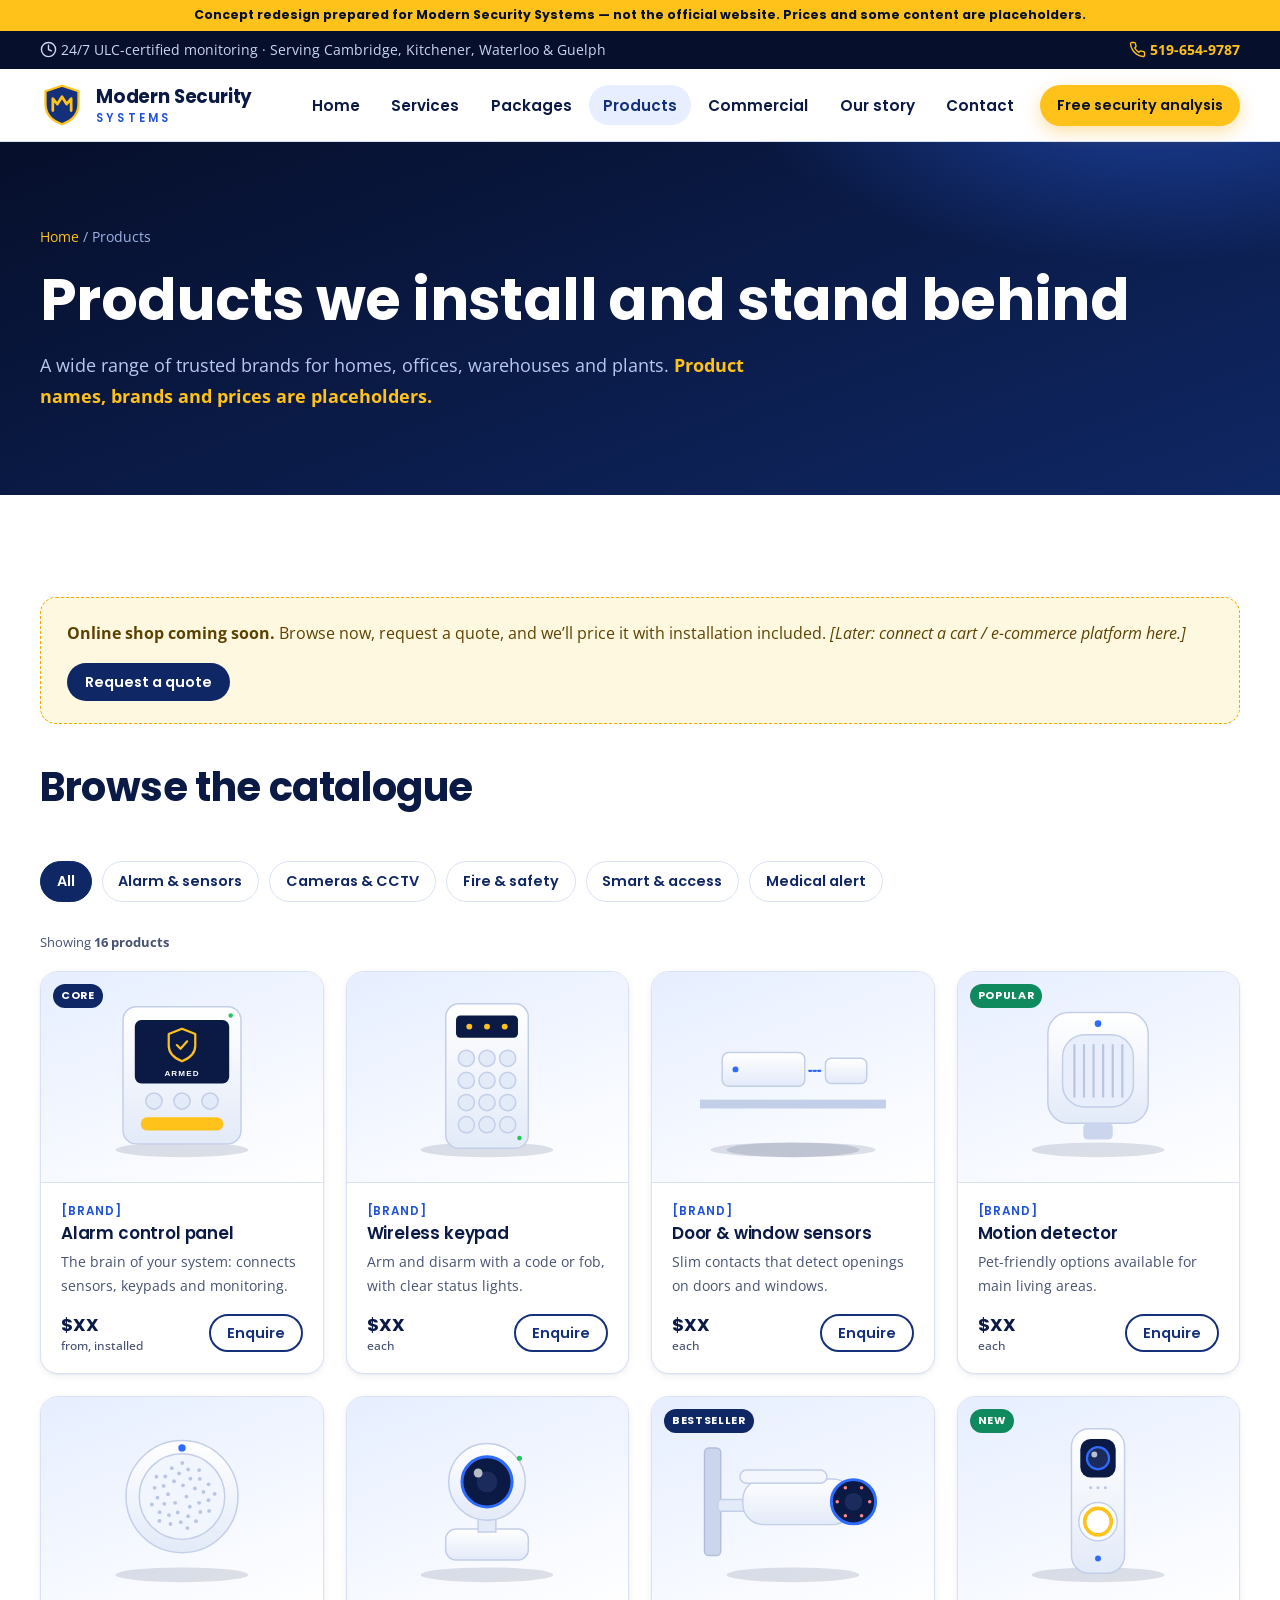
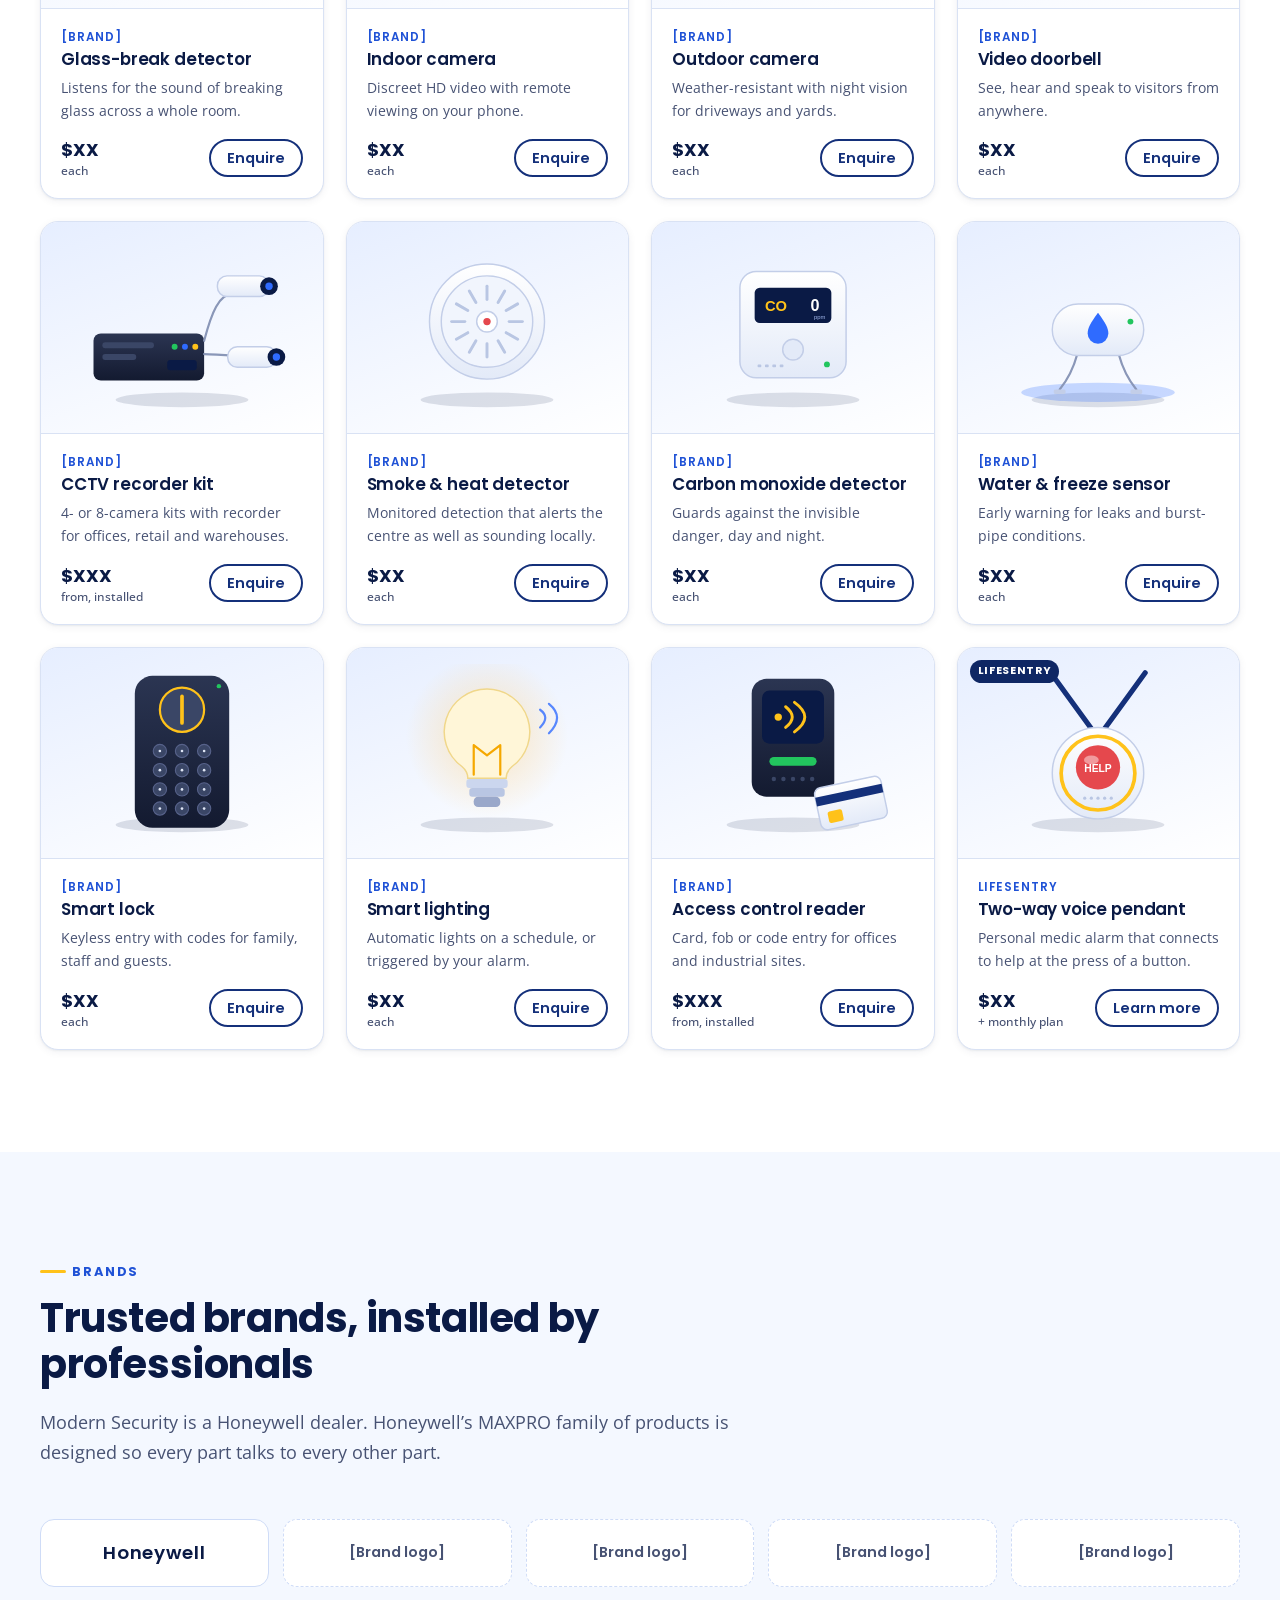
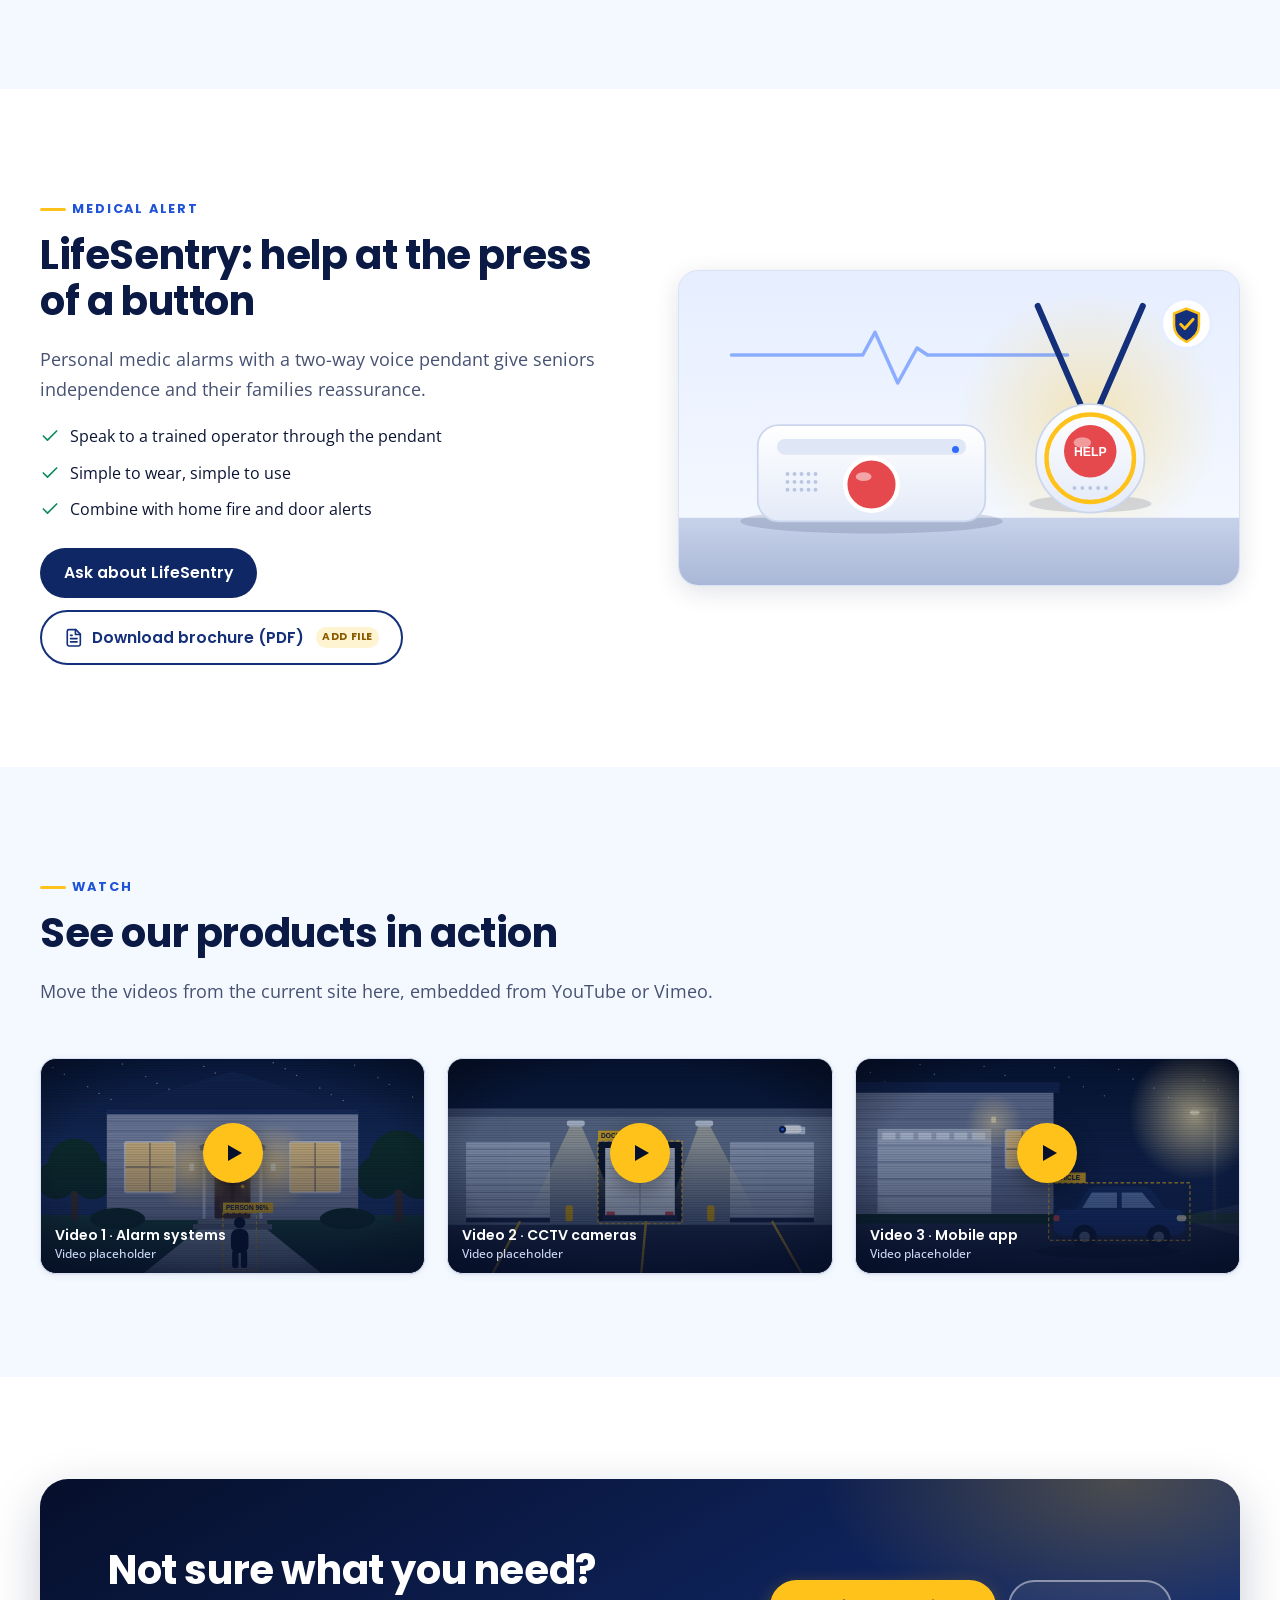
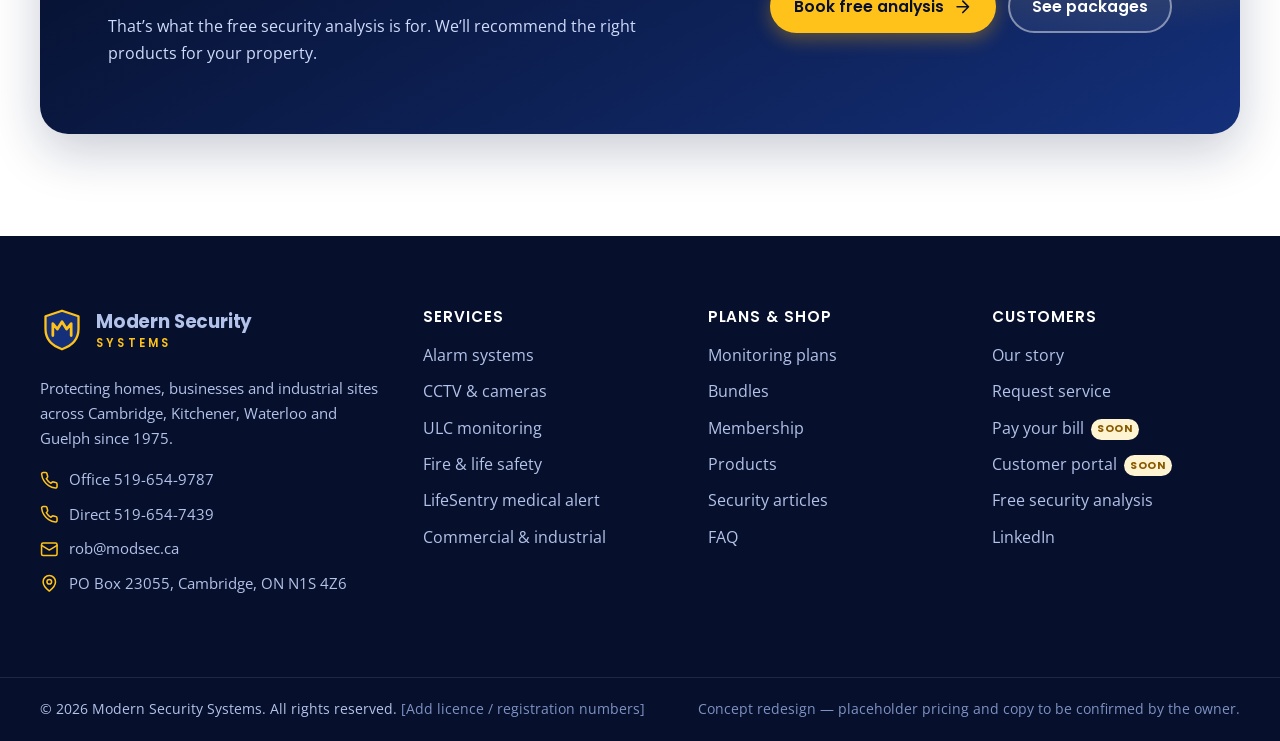
<file: docs/products.html>
<!doctype html>
<html lang="en-CA" class="no-js">
<head>
  <meta charset="utf-8">
  <meta name="viewport" content="width=device-width, initial-scale=1">
  <title>Security Products: Alarms, Cameras, Sensors &amp; Medical Alert | Modern Security Systems</title>
  <meta name="description" content="Browse alarm panels, keypads, CCTV cameras, fire and safety detectors, smart locks and LifeSentry medical alert devices installed by Modern Security Systems in Cambridge, Kitchener, Waterloo and Guelph.">
  <meta name="theme-color" content="#0a1a45">
  <meta name="robots" content="noindex, nofollow">
  <link rel="icon" href="data:image/svg+xml,%3Csvg xmlns='http://www.w3.org/2000/svg' viewBox='0 0 48 48'%3E%3Cpath d='M24 3 6 9v14c0 11 7.6 18.4 18 22 10.4-3.6 18-11 18-22V9z' fill='%2314307a' stroke='%23ffc21a' stroke-width='3'/%3E%3C/svg%3E">
  <link rel="preconnect" href="https://fonts.googleapis.com">
  <link rel="preconnect" href="https://fonts.gstatic.com" crossorigin>
  <link href="https://fonts.googleapis.com/css2?family=Open+Sans:wght@400;600;700&family=Poppins:wght@500;600;700&display=swap" rel="stylesheet">
  <link rel="stylesheet" href="assets/styles.css">
</head>
<body>
<svg xmlns="http://www.w3.org/2000/svg" style="position:absolute;width:0;height:0;overflow:hidden" aria-hidden="true" focusable="false">
  <defs>
    <symbol id="i-shield" viewBox="0 0 24 24"><path d="M20 13c0 5-3.5 7.5-7.66 8.95a1 1 0 0 1-.67-.01C7.5 20.5 4 18 4 13V6a1 1 0 0 1 1-1c2 0 4.5-1.2 6.24-2.72a1.17 1.17 0 0 1 1.52 0C14.51 3.81 17 5 19 5a1 1 0 0 1 1 1z"/><path d="m9 12 2 2 4-4"/></symbol>
    <symbol id="i-phone" viewBox="0 0 24 24"><path d="M22 16.92v3a2 2 0 0 1-2.18 2 19.79 19.79 0 0 1-8.63-3.07 19.5 19.5 0 0 1-6-6 19.79 19.79 0 0 1-3.07-8.67A2 2 0 0 1 4.11 2h3a2 2 0 0 1 2 1.72c.127.96.361 1.903.7 2.81a2 2 0 0 1-.45 2.11L8.09 9.91a16 16 0 0 0 6 6l1.27-1.27a2 2 0 0 1 2.11-.45c.907.339 1.85.573 2.81.7A2 2 0 0 1 22 16.92z"/></symbol>
    <symbol id="i-video" viewBox="0 0 24 24"><path d="m22 8-6 4 6 4V8z"/><rect x="2" y="6" width="14" height="12" rx="2"/></symbol>
    <symbol id="i-bell" viewBox="0 0 24 24"><path d="M6 8a6 6 0 0 1 12 0c0 7 3 9 3 9H3s3-2 3-9"/><path d="M10.3 21a1.94 1.94 0 0 0 3.4 0"/></symbol>
    <symbol id="i-home" viewBox="0 0 24 24"><path d="m3 9 9-7 9 7v11a2 2 0 0 1-2 2H5a2 2 0 0 1-2-2z"/><path d="M9 22V12h6v10"/></symbol>
    <symbol id="i-building" viewBox="0 0 24 24"><rect x="4" y="2" width="16" height="20" rx="2"/><path d="M9 22v-4h6v4M8 6h.01M12 6h.01M16 6h.01M8 10h.01M12 10h.01M16 10h.01M8 14h.01M12 14h.01M16 14h.01"/></symbol>
    <symbol id="i-flame" viewBox="0 0 24 24"><path d="M8.5 14.5A2.5 2.5 0 0 0 11 12c0-1.38-.5-2-1-3-1.072-2.143-.224-4.054 2-6 .5 2.5 2 4.9 4 6.5 2 1.6 3 3.5 3 5.5a7 7 0 1 1-14 0c0-1.153.433-2.294 1-3a2.5 2.5 0 0 0 2.5 2.5z"/></symbol>
    <symbol id="i-heart-pulse" viewBox="0 0 24 24"><path d="M19 14c1.49-1.46 3-3.21 3-5.5A5.5 5.5 0 0 0 16.5 3c-1.76 0-3 .5-4.5 2-1.5-1.5-2.74-2-4.5-2A5.5 5.5 0 0 0 2 8.5c0 2.3 1.5 4.05 3 5.5l7 7z"/><path d="M3.22 12H9.5l.5-1 2 4.5 2-7 1.5 3.5h5.27"/></symbol>
    <symbol id="i-heart" viewBox="0 0 24 24"><path d="M19 14c1.49-1.46 3-3.21 3-5.5A5.5 5.5 0 0 0 16.5 3c-1.76 0-3 .5-4.5 2-1.5-1.5-2.74-2-4.5-2A5.5 5.5 0 0 0 2 8.5c0 2.3 1.5 4.05 3 5.5l7 7z"/></symbol>
    <symbol id="i-smartphone" viewBox="0 0 24 24"><rect x="5" y="2" width="14" height="20" rx="2"/><path d="M12 18h.01"/></symbol>
    <symbol id="i-clock" viewBox="0 0 24 24"><circle cx="12" cy="12" r="10"/><path d="M12 6v6l4 2"/></symbol>
    <symbol id="i-pin" viewBox="0 0 24 24"><path d="M20 10c0 6-8 12-8 12s-8-6-8-12a8 8 0 0 1 16 0z"/><circle cx="12" cy="10" r="3"/></symbol>
    <symbol id="i-mail" viewBox="0 0 24 24"><rect x="2" y="4" width="20" height="16" rx="2"/><path d="m22 7-10 6L2 7"/></symbol>
    <symbol id="i-check" viewBox="0 0 24 24"><path d="M20 6 9 17l-5-5"/></symbol>
    <symbol id="i-x" viewBox="0 0 24 24"><path d="M18 6 6 18M6 6l12 12"/></symbol>
    <symbol id="i-star" viewBox="0 0 24 24"><path d="m12 2 3.09 6.26L22 9.27l-5 4.87 1.18 6.88L12 17.77l-6.18 3.25L7 14.14 2 9.27l6.91-1.01z"/></symbol>
    <symbol id="i-lock" viewBox="0 0 24 24"><rect x="3" y="11" width="18" height="11" rx="2"/><path d="M7 11V7a5 5 0 0 1 10 0v4"/></symbol>
    <symbol id="i-arrow" viewBox="0 0 24 24"><path d="M5 12h14M12 5l7 7-7 7"/></symbol>
    <symbol id="i-menu" viewBox="0 0 24 24"><path d="M4 6h16M4 12h16M4 18h16"/></symbol>
    <symbol id="i-chevron" viewBox="0 0 24 24"><path d="m6 9 6 6 6-6"/></symbol>
    <symbol id="i-package" viewBox="0 0 24 24"><path d="m7.5 4.27 9 5.15"/><path d="M21 8a2 2 0 0 0-1-1.73l-7-4a2 2 0 0 0-2 0l-7 4A2 2 0 0 0 3 8v8a2 2 0 0 0 1 1.73l7 4a2 2 0 0 0 2 0l7-4A2 2 0 0 0 21 16z"/><path d="m3.3 7 8.7 5 8.7-5M12 22V12"/></symbol>
    <symbol id="i-headset" viewBox="0 0 24 24"><path d="M3 14h3a2 2 0 0 1 2 2v3a2 2 0 0 1-2 2H5a2 2 0 0 1-2-2v-7a9 9 0 0 1 18 0v7a2 2 0 0 1-2 2h-1a2 2 0 0 1-2-2v-3a2 2 0 0 1 2-2h3"/></symbol>
    <symbol id="i-award" viewBox="0 0 24 24"><circle cx="12" cy="8" r="6"/><path d="M15.477 12.89 17 22l-5-3-5 3 1.523-9.11"/></symbol>
    <symbol id="i-wrench" viewBox="0 0 24 24"><path d="M14.7 6.3a1 1 0 0 0 0 1.4l1.6 1.6a1 1 0 0 0 1.4 0l3.77-3.77a6 6 0 0 1-7.94 7.94l-6.91 6.91a2.12 2.12 0 0 1-3-3l6.91-6.91a6 6 0 0 1 7.94-7.94z"/></symbol>
    <symbol id="i-users" viewBox="0 0 24 24"><path d="M16 21v-2a4 4 0 0 0-4-4H6a4 4 0 0 0-4 4v2"/><circle cx="9" cy="7" r="4"/><path d="M22 21v-2a4 4 0 0 0-3-3.87M16 3.13a4 4 0 0 1 0 7.75"/></symbol>
    <symbol id="i-key" viewBox="0 0 24 24"><path d="M2.586 17.414A2 2 0 0 0 2 18.828V21a1 1 0 0 0 1 1h3a1 1 0 0 0 1-1v-1a1 1 0 0 1 1-1h1a1 1 0 0 0 1-1v-1a1 1 0 0 1 1-1h.172a2 2 0 0 0 1.414-.586l.814-.814a6.5 6.5 0 1 0-4-4z"/><circle cx="16.5" cy="7.5" r=".5" fill="currentColor"/></symbol>
    <symbol id="i-wifi" viewBox="0 0 24 24"><path d="M12 20h.01M2 8.82a15 15 0 0 1 20 0M5 12.86a10 10 0 0 1 14 0M8.5 16.43a5 5 0 0 1 7 0"/></symbol>
    <symbol id="i-radio" viewBox="0 0 24 24"><circle cx="12" cy="12" r="2"/><path d="M16.24 7.76a6 6 0 0 1 0 8.49m-8.48-.01a6 6 0 0 1 0-8.49m11.31-2.82a10 10 0 0 1 0 14.14m-14.14 0a10 10 0 0 1 0-14.14"/></symbol>
    <symbol id="i-file" viewBox="0 0 24 24"><path d="M14.5 2H6a2 2 0 0 0-2 2v16a2 2 0 0 0 2 2h12a2 2 0 0 0 2-2V7.5z"/><path d="M14 2v6h6M16 13H8M16 17H8M10 9H8"/></symbol>
    <symbol id="i-tag" viewBox="0 0 24 24"><path d="M12.586 2.586A2 2 0 0 0 11.172 2H4a2 2 0 0 0-2 2v7.172a2 2 0 0 0 .586 1.414l8.704 8.704a2.426 2.426 0 0 0 3.42 0l6.58-6.58a2.426 2.426 0 0 0 0-3.42z"/><circle cx="7.5" cy="7.5" r=".5" fill="currentColor"/></symbol>
    <symbol id="i-calendar" viewBox="0 0 24 24"><path d="M8 2v4M16 2v4"/><rect x="3" y="4" width="18" height="18" rx="2"/><path d="M3 10h18"/></symbol>
    <symbol id="i-card" viewBox="0 0 24 24"><rect x="2" y="5" width="20" height="14" rx="2"/><path d="M2 10h20"/></symbol>
    <symbol id="i-zap" viewBox="0 0 24 24"><path d="M13 2 3 14h9l-1 8 10-12h-9z"/></symbol>
    <symbol id="i-bulb" viewBox="0 0 24 24"><path d="M15 14c.2-1 .7-1.7 1.5-2.5 1-.9 1.5-2.2 1.5-3.5A6 6 0 0 0 6 8c0 1 .2 2.2 1.5 3.5.7.7 1.3 1.5 1.5 2.5M9 18h6M10 22h4"/></symbol>
    <symbol id="i-external" viewBox="0 0 24 24"><path d="M15 3h6v6M10 14 21 3M18 13v6a2 2 0 0 1-2 2H5a2 2 0 0 1-2-2V8a2 2 0 0 1 2-2h6"/></symbol>
    <symbol id="i-linkedin" viewBox="0 0 24 24"><path d="M16 8a6 6 0 0 1 6 6v7h-4v-7a2 2 0 0 0-4 0v7h-4v-7a6 6 0 0 1 6-6zM2 9h4v12H2z"/><circle cx="4" cy="4" r="2"/></symbol>
    <symbol id="i-thermo" viewBox="0 0 24 24"><path d="M14 4v10.54a4 4 0 1 1-4 0V4a2 2 0 0 1 4 0z"/></symbol>
    <symbol id="i-play" viewBox="0 0 24 24"><path d="M6 4v16l14-8z"/></symbol>
    <symbol id="i-door" viewBox="0 0 24 24"><path d="M13 4h3a2 2 0 0 1 2 2v14M2 20h3M13 20h9M10 12v.01M13 4.562v16.157a1 1 0 0 1-1.242.97L5 20V5.562a2 2 0 0 1 1.515-1.94l4-1A2 2 0 0 1 13 4.561z"/></symbol>
  </defs>
</svg>

<a class="skip" href="#main">Skip to content</a>

<div class="concept-bar" role="note">Concept redesign prepared for Modern Security Systems &mdash; not the official website. Prices and some content are placeholders.</div>

<div class="topbar">
  <div class="wrap topbar__in">
    <p><svg class="ic" aria-hidden="true"><use href="#i-clock"/></svg> 24/7 ULC-certified monitoring &middot; Serving Cambridge, Kitchener, Waterloo &amp; Guelph</p>
    <a href="tel:+15196549787"><svg class="ic" aria-hidden="true"><use href="#i-phone"/></svg> 519-654-9787</a>
  </div>
</div>

<header class="site-header">
  <div class="wrap nav">
    <a class="brand" href="index.html" aria-label="Modern Security Systems - home">
      <!-- Placeholder mark: swap for the real logo file when the owner signs off -->
      <svg class="brand__mark" viewBox="0 0 48 48" aria-hidden="true">
        <path d="M24 3 6 9v14c0 11 7.6 18.4 18 22 10.4-3.6 18-11 18-22V9z" fill="#14307a"/>
        <path d="M24 3 6 9v14c0 11 7.6 18.4 18 22 10.4-3.6 18-11 18-22V9z" fill="none" stroke="#ffc21a" stroke-width="2.5" stroke-linejoin="round"/>
        <path d="M14 30V17l5 6 5-8 5 8 5-6v13" fill="none" stroke="#ffc21a" stroke-width="3" stroke-linecap="round" stroke-linejoin="round"/>
      </svg>
      <span class="brand__txt"><strong>Modern Security</strong><small>Systems</small></span>
    </a>

    <button class="nav-toggle" type="button" aria-expanded="false" aria-controls="menu" aria-label="Open menu">
      <svg class="ic" aria-hidden="true"><use href="#i-menu"/></svg>
    </button>

    <nav id="menu" class="menu" aria-label="Primary">
      <a data-nav="home" href="index.html">Home</a>
      <a data-nav="services" href="index.html#services">Services</a>
      <a data-nav="packages" href="packages.html">Packages</a>
      <a data-nav="products" aria-current="page" href="products.html">Products</a>
      <a data-nav="commercial" href="index.html#commercial">Commercial</a>
      <a data-nav="about" href="about.html">Our story</a>
      <a data-nav="contact" href="contact.html">Contact</a>
      <a class="btn btn--amber menu__cta" href="contact.html#quote">Free security analysis</a>
    </nav>
  </div>
</header>


<main id="main">

  <section class="page-hero">
    <div class="wrap">
      <p class="crumbs"><a href="index.html">Home</a> / Products</p>
      <h1>Products we install and stand behind</h1>
      <p class="lead">A wide range of trusted brands for homes, offices, warehouses and plants. <strong style="color:#ffc21a">Product names, brands and prices are placeholders.</strong></p>
    </div>
  </section>

  <section class="section" id="catalog" aria-labelledby="cat-h">
    <div class="wrap">

      <div class="soon reveal">
        <p><strong>Online shop coming soon.</strong> Browse now, request a quote, and we&rsquo;ll price it with installation included. <em>[Later: connect a cart / e-commerce platform here.]</em></p>
        <a class="btn btn--navy btn--sm" href="contact.html#quote">Request a quote</a>
      </div>

      <div class="section-head">
        <h2 id="cat-h">Browse the catalogue</h2>
      </div>

      <div class="chips" role="group" aria-label="Filter products by category">
        <button class="chip" type="button" data-filter="all" aria-pressed="true">All</button>
        <button class="chip" type="button" data-filter="alarm" aria-pressed="false">Alarm &amp; sensors</button>
        <button class="chip" type="button" data-filter="cameras" aria-pressed="false">Cameras &amp; CCTV</button>
        <button class="chip" type="button" data-filter="safety" aria-pressed="false">Fire &amp; safety</button>
        <button class="chip" type="button" data-filter="smart" aria-pressed="false">Smart &amp; access</button>
        <button class="chip" type="button" data-filter="medical" aria-pressed="false">Medical alert</button>
      </div>
      <p class="form__note" aria-live="polite" style="margin-bottom:18px">Showing <strong data-count>16 products</strong></p>

      <div class="grid grid--4">

        <article class="product" data-cat="alarm">
          <div class="product__art"><span class="product__badge">Core</span><img src="assets/img/product-panel.svg" alt="Alarm control panel with touchscreen showing armed status" width="320" height="240" loading="lazy" decoding="async"></div>
          <div class="product__body"><span class="product__brand">[Brand]</span><h3>Alarm control panel</h3><p>The brain of your system: connects sensors, keypads and monitoring.</p><div class="product__foot"><div class="product__price">$XX<small>from, installed</small></div><a class="btn btn--outline btn--sm" href="contact.html#quote">Enquire</a></div></div>
        </article>
        <article class="product" data-cat="alarm">
          <div class="product__art"><img src="assets/img/product-keypad.svg" alt="Wireless alarm keypad with number buttons" width="320" height="240" loading="lazy" decoding="async"></div>
          <div class="product__body"><span class="product__brand">[Brand]</span><h3>Wireless keypad</h3><p>Arm and disarm with a code or fob, with clear status lights.</p><div class="product__foot"><div class="product__price">$XX<small>each</small></div><a class="btn btn--outline btn--sm" href="contact.html#quote">Enquire</a></div></div>
        </article>
        <article class="product" data-cat="alarm">
          <div class="product__art"><img src="assets/img/product-contact.svg" alt="Door and window contact sensor with magnet" width="320" height="240" loading="lazy" decoding="async"></div>
          <div class="product__body"><span class="product__brand">[Brand]</span><h3>Door &amp; window sensors</h3><p>Slim contacts that detect openings on doors and windows.</p><div class="product__foot"><div class="product__price">$XX<small>each</small></div><a class="btn btn--outline btn--sm" href="contact.html#quote">Enquire</a></div></div>
        </article>
        <article class="product" data-cat="alarm">
          <div class="product__art"><span class="product__badge product__badge--new">Popular</span><img src="assets/img/product-motion.svg" alt="Wall-mounted motion detector" width="320" height="240" loading="lazy" decoding="async"></div>
          <div class="product__body"><span class="product__brand">[Brand]</span><h3>Motion detector</h3><p>Pet-friendly options available for main living areas.</p><div class="product__foot"><div class="product__price">$XX<small>each</small></div><a class="btn btn--outline btn--sm" href="contact.html#quote">Enquire</a></div></div>
        </article>

        <article class="product" data-cat="alarm">
          <div class="product__art"><img src="assets/img/product-glassbreak.svg" alt="Ceiling glass-break detector" width="320" height="240" loading="lazy" decoding="async"></div>
          <div class="product__body"><span class="product__brand">[Brand]</span><h3>Glass-break detector</h3><p>Listens for the sound of breaking glass across a whole room.</p><div class="product__foot"><div class="product__price">$XX<small>each</small></div><a class="btn btn--outline btn--sm" href="contact.html#quote">Enquire</a></div></div>
        </article>
        <article class="product" data-cat="cameras">
          <div class="product__art"><img src="assets/img/product-indoor-cam.svg" alt="Indoor security camera on a stand" width="320" height="240" loading="lazy" decoding="async"></div>
          <div class="product__body"><span class="product__brand">[Brand]</span><h3>Indoor camera</h3><p>Discreet HD video with remote viewing on your phone.</p><div class="product__foot"><div class="product__price">$XX<small>each</small></div><a class="btn btn--outline btn--sm" href="contact.html#quote">Enquire</a></div></div>
        </article>
        <article class="product" data-cat="cameras">
          <div class="product__art"><span class="product__badge">Bestseller</span><img src="assets/img/product-outdoor-cam.svg" alt="Weather-resistant outdoor bullet camera" width="320" height="240" loading="lazy" decoding="async"></div>
          <div class="product__body"><span class="product__brand">[Brand]</span><h3>Outdoor camera</h3><p>Weather-resistant with night vision for driveways and yards.</p><div class="product__foot"><div class="product__price">$XX<small>each</small></div><a class="btn btn--outline btn--sm" href="contact.html#quote">Enquire</a></div></div>
        </article>
        <article class="product" data-cat="cameras">
          <div class="product__art"><span class="product__badge product__badge--new">New</span><img src="assets/img/product-doorbell.svg" alt="Video doorbell with camera and button" width="320" height="240" loading="lazy" decoding="async"></div>
          <div class="product__body"><span class="product__brand">[Brand]</span><h3>Video doorbell</h3><p>See, hear and speak to visitors from anywhere.</p><div class="product__foot"><div class="product__price">$XX<small>each</small></div><a class="btn btn--outline btn--sm" href="contact.html#quote">Enquire</a></div></div>
        </article>

        <article class="product" data-cat="cameras">
          <div class="product__art"><img src="assets/img/product-nvr.svg" alt="CCTV recorder with two cameras" width="320" height="240" loading="lazy" decoding="async"></div>
          <div class="product__body"><span class="product__brand">[Brand]</span><h3>CCTV recorder kit</h3><p>4- or 8-camera kits with recorder for offices, retail and warehouses.</p><div class="product__foot"><div class="product__price">$XXX<small>from, installed</small></div><a class="btn btn--outline btn--sm" href="contact.html#quote">Enquire</a></div></div>
        </article>
        <article class="product" data-cat="safety">
          <div class="product__art"><img src="assets/img/product-smoke.svg" alt="Smoke and heat detector" width="320" height="240" loading="lazy" decoding="async"></div>
          <div class="product__body"><span class="product__brand">[Brand]</span><h3>Smoke &amp; heat detector</h3><p>Monitored detection that alerts the centre as well as sounding locally.</p><div class="product__foot"><div class="product__price">$XX<small>each</small></div><a class="btn btn--outline btn--sm" href="contact.html#quote">Enquire</a></div></div>
        </article>
        <article class="product" data-cat="safety">
          <div class="product__art"><img src="assets/img/product-co.svg" alt="Carbon monoxide detector with display" width="320" height="240" loading="lazy" decoding="async"></div>
          <div class="product__body"><span class="product__brand">[Brand]</span><h3>Carbon monoxide detector</h3><p>Guards against the invisible danger, day and night.</p><div class="product__foot"><div class="product__price">$XX<small>each</small></div><a class="btn btn--outline btn--sm" href="contact.html#quote">Enquire</a></div></div>
        </article>
        <article class="product" data-cat="safety">
          <div class="product__art"><img src="assets/img/product-water.svg" alt="Water and freeze sensor with probe leads" width="320" height="240" loading="lazy" decoding="async"></div>
          <div class="product__body"><span class="product__brand">[Brand]</span><h3>Water &amp; freeze sensor</h3><p>Early warning for leaks and burst-pipe conditions.</p><div class="product__foot"><div class="product__price">$XX<small>each</small></div><a class="btn btn--outline btn--sm" href="contact.html#quote">Enquire</a></div></div>
        </article>

        <article class="product" data-cat="smart">
          <div class="product__art"><img src="assets/img/product-lock.svg" alt="Smart lock with keypad" width="320" height="240" loading="lazy" decoding="async"></div>
          <div class="product__body"><span class="product__brand">[Brand]</span><h3>Smart lock</h3><p>Keyless entry with codes for family, staff and guests.</p><div class="product__foot"><div class="product__price">$XX<small>each</small></div><a class="btn btn--outline btn--sm" href="contact.html#quote">Enquire</a></div></div>
        </article>
        <article class="product" data-cat="smart">
          <div class="product__art"><img src="assets/img/product-bulb.svg" alt="Smart light bulb" width="320" height="240" loading="lazy" decoding="async"></div>
          <div class="product__body"><span class="product__brand">[Brand]</span><h3>Smart lighting</h3><p>Automatic lights on a schedule, or triggered by your alarm.</p><div class="product__foot"><div class="product__price">$XX<small>each</small></div><a class="btn btn--outline btn--sm" href="contact.html#quote">Enquire</a></div></div>
        </article>
        <article class="product" data-cat="smart">
          <div class="product__art"><img src="assets/img/product-reader.svg" alt="Access control card reader with key card" width="320" height="240" loading="lazy" decoding="async"></div>
          <div class="product__body"><span class="product__brand">[Brand]</span><h3>Access control reader</h3><p>Card, fob or code entry for offices and industrial sites.</p><div class="product__foot"><div class="product__price">$XXX<small>from, installed</small></div><a class="btn btn--outline btn--sm" href="contact.html#quote">Enquire</a></div></div>
        </article>
        <article class="product" data-cat="medical">
          <div class="product__art"><span class="product__badge">LifeSentry</span><img src="assets/img/product-pendant.svg" alt="LifeSentry two-way voice pendant on a lanyard" width="320" height="240" loading="lazy" decoding="async"></div>
          <div class="product__body"><span class="product__brand">LifeSentry</span><h3>Two-way voice pendant</h3><p>Personal medic alarm that connects to help at the press of a button.</p><div class="product__foot"><div class="product__price">$XX<small>+ monthly plan</small></div><a class="btn btn--outline btn--sm" href="#lifesentry">Learn more</a></div></div>
        </article>
      </div>
    </div>
  </section>

  <!-- BRANDS -->
  <section class="section section--tint" aria-labelledby="brands-h">
    <div class="wrap">
      <div class="section-head">
        <span class="eyebrow">Brands</span>
        <h2 id="brands-h">Trusted brands, installed by professionals</h2>
        <p class="lead">Modern Security is a Honeywell dealer. Honeywell&rsquo;s MAXPRO family of products is designed so every part talks to every other part.</p>
      </div>
      <div class="brands">
        <div class="brand-slot brand-slot--real">Honeywell</div>
        <div class="brand-slot">[Brand logo]</div>
        <div class="brand-slot">[Brand logo]</div>
        <div class="brand-slot">[Brand logo]</div>
        <div class="brand-slot">[Brand logo]</div>
      </div>
    </div>
  </section>

  <!-- LIFESENTRY -->
  <section class="section" id="lifesentry" aria-labelledby="ls-h">
    <div class="wrap app">
      <div>
        <span class="eyebrow">Medical alert</span>
        <h2 id="ls-h">LifeSentry: help at the press of a button</h2>
        <p class="lead">Personal medic alarms with a two-way voice pendant give seniors independence and their families reassurance.</p>
        <ul class="checks">
          <li><svg class="ic" aria-hidden="true"><use href="#i-check"/></svg> Speak to a trained operator through the pendant</li>
          <li><svg class="ic" aria-hidden="true"><use href="#i-check"/></svg> Simple to wear, simple to use</li>
          <li><svg class="ic" aria-hidden="true"><use href="#i-check"/></svg> Combine with home fire and door alerts</li>
        </ul>
        <div style="display:flex;flex-wrap:wrap;gap:12px">
          <a class="btn btn--navy" href="contact.html#quote">Ask about LifeSentry</a>
          <a class="btn btn--outline" href="#lifesentry"><svg class="ic" aria-hidden="true"><use href="#i-file"/></svg> Download brochure (PDF) <span class="tag">add file</span></a>
        </div>
      </div>
      <figure class="photo"><img src="assets/img/lifesentry.svg" alt="Illustration of a LifeSentry home base unit beside a two-way voice pendant" width="640" height="360" loading="lazy" decoding="async"></figure>
    </div>
  </section>

  <!-- VIDEOS -->
  <section class="section section--tint" aria-labelledby="vid-h">
    <div class="wrap">
      <div class="section-head">
        <span class="eyebrow">Watch</span>
        <h2 id="vid-h">See our products in action</h2>
        <p class="lead">Move the videos from the current site here, embedded from YouTube or Vimeo.</p>
      </div>
      <div class="grid grid--3">
        <figure class="video-thumb"><img src="assets/img/cam-front.svg" alt="Front entrance camera view" width="640" height="360" loading="lazy" decoding="async"><span class="play"><svg class="ic" aria-hidden="true"><use href="#i-play"/></svg></span><figcaption>Video 1 &middot; Alarm systems<small>Video placeholder</small></figcaption></figure>
        <figure class="video-thumb"><img src="assets/img/cam-dock.svg" alt="Loading dock camera view" width="640" height="360" loading="lazy" decoding="async"><span class="play"><svg class="ic" aria-hidden="true"><use href="#i-play"/></svg></span><figcaption>Video 2 &middot; CCTV cameras<small>Video placeholder</small></figcaption></figure>
        <figure class="video-thumb"><img src="assets/img/cam-drive.svg" alt="Driveway camera view" width="640" height="360" loading="lazy" decoding="async"><span class="play"><svg class="ic" aria-hidden="true"><use href="#i-play"/></svg></span><figcaption>Video 3 &middot; Mobile app<small>Video placeholder</small></figcaption></figure>
      </div>
    </div>
  </section>

  <section class="section" aria-labelledby="cta-h">
    <div class="wrap">
      <div class="cta-band">
        <div>
          <h2 id="cta-h">Not sure what you need?</h2>
          <p style="margin:0">That&rsquo;s what the free security analysis is for. We&rsquo;ll recommend the right products for your property.</p>
        </div>
        <div class="btns">
          <a class="btn btn--amber" href="contact.html#quote">Book free analysis <svg class="ic" aria-hidden="true"><use href="#i-arrow"/></svg></a>
          <a class="btn btn--ghost-dark" href="packages.html">See packages</a>
        </div>
      </div>
    </div>
  </section>

</main>

<footer class="site-footer">
  <div class="wrap footer__grid">
    <div>
      <a class="brand brand--light" href="index.html" aria-label="Modern Security Systems - home">
        <svg class="brand__mark" viewBox="0 0 48 48" aria-hidden="true">
          <path d="M24 3 6 9v14c0 11 7.6 18.4 18 22 10.4-3.6 18-11 18-22V9z" fill="#14307a"/>
          <path d="M24 3 6 9v14c0 11 7.6 18.4 18 22 10.4-3.6 18-11 18-22V9z" fill="none" stroke="#ffc21a" stroke-width="2.5" stroke-linejoin="round"/>
          <path d="M14 30V17l5 6 5-8 5 8 5-6v13" fill="none" stroke="#ffc21a" stroke-width="3" stroke-linecap="round" stroke-linejoin="round"/>
        </svg>
        <span class="brand__txt"><strong>Modern Security</strong><small>Systems</small></span>
      </a>
      <p class="footer__about">Protecting homes, businesses and industrial sites across Cambridge, Kitchener, Waterloo and Guelph since 1975.</p>
      <ul class="footer__contact">
        <li><svg class="ic" aria-hidden="true"><use href="#i-phone"/></svg><a href="tel:+15196549787">Office 519-654-9787</a></li>
        <li><svg class="ic" aria-hidden="true"><use href="#i-phone"/></svg><a href="tel:+15196547439">Direct 519-654-7439</a></li>
        <li><svg class="ic" aria-hidden="true"><use href="#i-mail"/></svg><a href="mailto:rob@modsec.ca">rob@modsec.ca</a></li>
        <li><svg class="ic" aria-hidden="true"><use href="#i-pin"/></svg><span>PO Box 23055, Cambridge, ON N1S 4Z6</span></li>
      </ul>
    </div>

    <nav aria-label="Services">
      <h3>Services</h3>
      <ul>
        <li><a href="index.html#services">Alarm systems</a></li>
        <li><a href="index.html#services">CCTV &amp; cameras</a></li>
        <li><a href="index.html#services">ULC monitoring</a></li>
        <li><a href="index.html#services">Fire &amp; life safety</a></li>
        <li><a href="products.html#lifesentry">LifeSentry medical alert</a></li>
        <li><a href="index.html#commercial">Commercial &amp; industrial</a></li>
      </ul>
    </nav>

    <nav aria-label="Plans and shop">
      <h3>Plans &amp; shop</h3>
      <ul>
        <li><a href="packages.html#plans">Monitoring plans</a></li>
        <li><a href="packages.html#bundles">Bundles</a></li>
        <li><a href="packages.html#membership">Membership</a></li>
        <li><a href="products.html">Products</a></li>
        <li><a href="index.html#articles">Security articles</a></li>
        <li><a href="index.html#faq">FAQ</a></li>
      </ul>
    </nav>

    <nav aria-label="Customers">
      <h3>Customers</h3>
      <ul>
        <li><a href="about.html">Our story</a></li>
        <li><a href="contact.html#existing">Request service</a></li>
        <li><a href="contact.html#existing">Pay your bill <span class="tag">soon</span></a></li>
        <li><a href="contact.html#existing">Customer portal <span class="tag">soon</span></a></li>
        <li><a href="contact.html#quote">Free security analysis</a></li>
        <li><a href="http://ca.linkedin.com/pub/rob-racine/2b/23/702" rel="noopener">LinkedIn</a></li>
      </ul>
    </nav>
  </div>

  <div class="footer__base">
    <div class="wrap footer__base-in">
      <p>&copy; <span data-year>2026</span> Modern Security Systems. All rights reserved. <span class="muted-on-dark">[Add licence / registration numbers]</span></p>
      <p class="muted-on-dark">Concept redesign &mdash; placeholder pricing and copy to be confirmed by the owner.</p>
    </div>
  </div>
</footer>

<div class="callbar" role="region" aria-label="Quick contact">
  <a class="btn btn--amber" href="tel:+15196549787"><svg class="ic" aria-hidden="true"><use href="#i-phone"/></svg> Call now</a>
  <a class="btn btn--ghost-dark" href="contact.html#quote">Free analysis</a>
</div>

<script src="assets/app.js"></script>
</body>
</html>
</file>
<file: docs/assets/styles.css>
/* Modern Security Systems - concept redesign
   Design system: Trust & Authority (ui-ux-pro-max), brand navy + logo yellow */

:root {
  --navy-950: #060f2b;
  --navy-900: #0a1a45;
  --navy-800: #0f2764;
  --navy-700: #14307a;
  --blue-600: #1f52d6;
  --blue-500: #2f6bff;
  --sky-50: #f4f8ff;
  --sky-100: #e6eeff;
  --sky-200: #cfdcf7;
  --amber-400: #ffc21a;
  --amber-500: #f5a800;
  --amber-600: #d98f00;
  --ink: #0b1533;
  --muted: #475273;
  --line: #d9e2f4;
  --white: #ffffff;
  --ok: #0f8a5f;
  --radius: 16px;
  --radius-sm: 10px;
  --shadow-sm: 0 1px 2px rgba(10, 26, 69, .06), 0 2px 8px rgba(10, 26, 69, .06);
  --shadow-md: 0 6px 24px rgba(10, 26, 69, .12);
  --shadow-lg: 0 18px 50px rgba(10, 26, 69, .22);
  --font-head: "Poppins", "Segoe UI", system-ui, sans-serif;
  --font-body: "Open Sans", "Segoe UI", system-ui, sans-serif;
  --ease: cubic-bezier(.2, .7, .2, 1);
}

*, *::before, *::after { box-sizing: border-box; }
html { scroll-behavior: smooth; scroll-padding-top: 88px; -webkit-text-size-adjust: 100%; }
body {
  margin: 0;
  font-family: var(--font-body);
  font-size: 1rem;
  line-height: 1.65;
  color: var(--ink);
  background: var(--white);
  -webkit-font-smoothing: antialiased;
}
img, svg { max-width: 100%; }
a { color: var(--blue-600); }
h1, h2, h3, h4 { font-family: var(--font-head); line-height: 1.15; margin: 0 0 .5em; color: var(--navy-900); letter-spacing: -.01em; }
h1 { font-size: clamp(2.1rem, 4.6vw, 3.6rem); font-weight: 700; }
h2 { font-size: clamp(1.7rem, 3.2vw, 2.5rem); font-weight: 700; }
h3 { font-size: 1.2rem; font-weight: 600; }
p { margin: 0 0 1em; }
ul { padding: 0; margin: 0; list-style: none; }

.ic { width: 1.25em; height: 1.25em; fill: none; stroke: currentColor; stroke-width: 2; stroke-linecap: round; stroke-linejoin: round; flex: none; vertical-align: -.2em; }
.wrap { width: min(1200px, 100% - 40px); margin-inline: auto; }
.skip { position: absolute; left: -999px; top: 8px; background: var(--amber-400); color: var(--navy-950); padding: 10px 16px; border-radius: 8px; z-index: 100; font-weight: 700; }
.skip:focus { left: 8px; }

:focus-visible { outline: 3px solid var(--amber-400); outline-offset: 3px; border-radius: 4px; }
.on-light :focus-visible, .site-header :focus-visible, .section :focus-visible { outline-color: var(--blue-500); }

/* ---------- Buttons ---------- */
.btn {
  display: inline-flex; align-items: center; justify-content: center; gap: .55em;
  font: 600 .98rem/1 var(--font-head);
  padding: .95em 1.4em; border-radius: 999px; border: 2px solid transparent;
  text-decoration: none; cursor: pointer; white-space: nowrap;
  transition: transform .2s var(--ease), box-shadow .2s var(--ease), background-color .2s, color .2s, border-color .2s;
}
.btn:hover { transform: translateY(-2px); }
.btn:active { transform: translateY(0); }
.btn--amber { background: var(--amber-400); color: var(--navy-950); box-shadow: 0 6px 18px rgba(245, 168, 0, .35); }
.btn--amber:hover { background: #ffd044; box-shadow: 0 10px 26px rgba(245, 168, 0, .45); }
.btn--navy { background: var(--navy-800); color: var(--white); }
.btn--navy:hover { background: var(--navy-700); box-shadow: var(--shadow-md); }
.btn--outline { border-color: var(--navy-700); color: var(--navy-700); background: transparent; }
.btn--outline:hover { background: var(--navy-700); color: var(--white); }
.btn--ghost-dark { border-color: rgba(255, 255, 255, .45); color: var(--white); background: rgba(255, 255, 255, .06); }
.btn--ghost-dark:hover { background: rgba(255, 255, 255, .16); border-color: var(--white); }
.btn--block { width: 100%; }
.btn--sm { padding: .7em 1.1em; font-size: .9rem; }
.link-arrow { display: inline-flex; align-items: center; gap: .4em; font-weight: 700; text-decoration: none; color: var(--blue-600); }
.link-arrow .ic { transition: transform .2s var(--ease); }
.link-arrow:hover .ic { transform: translateX(4px); }

/* ---------- Top bar + header ---------- */
.concept-bar { background: var(--amber-400); color: var(--navy-950); text-align: center; font: 700 .78rem/1.35 var(--font-head); padding: 7px 16px; }
.topbar { background: var(--navy-950); color: #cbd6f5; font-size: .85rem; }
.topbar__in { display: flex; justify-content: space-between; gap: 16px; padding-block: 8px; align-items: center; }
.topbar p { margin: 0; }
.topbar a { color: var(--amber-400); text-decoration: none; font-weight: 700; white-space: nowrap; }
.topbar a:hover { text-decoration: underline; }

.site-header { position: sticky; top: 0; z-index: 50; background: rgba(255, 255, 255, .94); backdrop-filter: saturate(1.4) blur(10px); border-bottom: 1px solid var(--line); transition: box-shadow .2s; }
.site-header.is-stuck { box-shadow: var(--shadow-md); }
.nav { display: flex; align-items: center; justify-content: space-between; gap: 20px; min-height: 72px; }
.brand { display: inline-flex; align-items: center; gap: 12px; text-decoration: none; color: var(--navy-900); }
.brand__mark { width: 44px; height: 44px; flex: none; }
.brand__txt { display: flex; flex-direction: column; line-height: 1.05; }
.brand { flex: none; }
.brand__txt strong { font: 700 1.15rem var(--font-head); letter-spacing: -.01em; white-space: nowrap; }
@media (min-width: 1181px) and (max-width: 1300px) {
  .menu a:not(.btn) { padding: .5em .6em; font-size: .9rem; }
  .menu__cta { margin-left: 4px; padding: .8em 1.05em; font-size: .9rem; }
}
.brand__txt small { font: 600 .72rem var(--font-head); letter-spacing: .28em; text-transform: uppercase; color: var(--blue-600); }
.brand--light { color: var(--white); }
.brand--light .brand__txt small { color: var(--amber-400); }

.menu { display: flex; align-items: center; gap: 4px; }
.menu a:not(.btn) { padding: .55em .9em; border-radius: 999px; text-decoration: none; color: var(--navy-900); font: 600 .95rem var(--font-head); transition: background-color .2s, color .2s; }
.menu a:not(.btn):hover { background: var(--sky-100); }
.menu a[aria-current="page"] { background: var(--sky-100); color: var(--navy-700); }
.menu__cta { margin-left: 8px; }
.nav-toggle { display: none; background: var(--sky-100); border: 0; width: 46px; height: 46px; border-radius: 12px; color: var(--navy-900); cursor: pointer; place-items: center; }

/* ---------- Sections ---------- */
.section { padding-block: clamp(56px, 8vw, 104px); }
.section--tint { background: var(--sky-50); }
.section--navy { background: linear-gradient(160deg, var(--navy-900), var(--navy-800)); color: #dbe5ff; }
.section--navy h2, .section--navy h3 { color: var(--white); }
.section-head { max-width: 720px; margin-bottom: clamp(28px, 4vw, 52px); }
.section-head--center { margin-inline: auto; text-align: center; }
.eyebrow { display: inline-flex; align-items: center; gap: .5em; font: 700 .8rem var(--font-head); letter-spacing: .14em; text-transform: uppercase; color: var(--blue-600); margin-bottom: 14px; }
.eyebrow::before { content: ""; width: 26px; height: 3px; border-radius: 3px; background: var(--amber-400); }
.section--navy .eyebrow { color: var(--amber-400); }
.lead { font-size: 1.15rem; color: var(--muted); }
.section--navy .lead { color: #b9c8f0; }
.grid { display: grid; gap: 22px; }
.grid--2 { grid-template-columns: repeat(2, 1fr); }
.grid--3 { grid-template-columns: repeat(3, 1fr); }
.grid--4 { grid-template-columns: repeat(4, 1fr); }

/* ---------- Hero ---------- */
.hero { position: relative; overflow: hidden; color: #dbe5ff; background:
  radial-gradient(900px 500px at 85% -10%, rgba(47, 107, 255, .45), transparent 60%),
  radial-gradient(700px 420px at -10% 110%, rgba(255, 194, 26, .16), transparent 60%),
  linear-gradient(160deg, var(--navy-950), var(--navy-800)); }
.hero::before { content: ""; position: absolute; inset: 0; background-image: linear-gradient(rgba(255,255,255,.045) 1px, transparent 1px), linear-gradient(90deg, rgba(255,255,255,.045) 1px, transparent 1px); background-size: 44px 44px; mask-image: radial-gradient(70% 80% at 70% 30%, #000, transparent); pointer-events: none; }
.hero__grid { position: relative; display: grid; grid-template-columns: 1.1fr .9fr; gap: clamp(28px, 5vw, 72px); align-items: center; padding-block: clamp(48px, 8vw, 96px); }
.hero h1 { color: var(--white); }
.hero h1 em { font-style: normal; color: var(--amber-400); }
.hero .lead { color: #c3d1f5; max-width: 34em; }
.hero__cta { display: flex; flex-wrap: wrap; gap: 12px; margin: 28px 0 26px; }
.hero__points { display: flex; flex-wrap: wrap; gap: 10px 22px; font-size: .95rem; color: #c3d1f5; }
.hero__points li { display: inline-flex; align-items: center; gap: .5em; }
.hero__points .ic { color: var(--amber-400); }
.pill { display: inline-flex; align-items: center; gap: .5em; padding: .4em .9em; border-radius: 999px; background: rgba(255, 194, 26, .14); color: var(--amber-400); font: 600 .82rem var(--font-head); border: 1px solid rgba(255, 194, 26, .35); margin-bottom: 20px; }
.pill .dot { width: 8px; height: 8px; border-radius: 50%; background: var(--amber-400); animation: pulse 2s infinite; }
@keyframes pulse { 0% { box-shadow: 0 0 0 0 rgba(255, 194, 26, .6); } 70% { box-shadow: 0 0 0 10px rgba(255, 194, 26, 0); } 100% { box-shadow: 0 0 0 0 rgba(255, 194, 26, 0); } }

/* Illustrative dashboard card */
.dash { background: rgba(255, 255, 255, .96); color: var(--ink); border-radius: 22px; box-shadow: var(--shadow-lg); padding: 22px; position: relative; }
.dash__tag { position: absolute; top: -12px; right: 18px; background: var(--amber-400); color: var(--navy-950); font: 700 .7rem var(--font-head); letter-spacing: .08em; text-transform: uppercase; padding: .35em .8em; border-radius: 999px; }
.dash__top { display: flex; align-items: center; justify-content: space-between; margin-bottom: 16px; }
.dash__title { font: 700 1.05rem var(--font-head); color: var(--navy-900); }
.dash__status { display: inline-flex; align-items: center; gap: .5em; background: #e5f7ef; color: var(--ok); font: 700 .8rem var(--font-head); padding: .4em .8em; border-radius: 999px; }
.dash__status .dot { width: 8px; height: 8px; border-radius: 50%; background: var(--ok); }
.dash__rows { display: grid; gap: 10px; }
.dash__row { display: flex; align-items: center; gap: 12px; padding: 12px 14px; border-radius: 12px; background: var(--sky-50); border: 1px solid var(--line); }
.dash__row .ic { width: 22px; height: 22px; color: var(--navy-700); }
.dash__row b { display: block; font: 600 .92rem var(--font-head); }
.dash__row span { font-size: .82rem; color: var(--muted); }
.dash__row .ok { margin-left: auto; color: var(--ok); }
.dash__feed { margin-top: 14px; }

/* Camera live-view tile: illustration + HUD overlay */
.feed { position: relative; margin: 0; overflow: hidden; border-radius: 12px; background: #0a1a45; aspect-ratio: 16/9; }
.feed img { display: block; width: 100%; height: 100%; object-fit: cover; }
.feed__live, .feed__name, .feed__time { position: absolute; color: #fff; font: 600 .68rem/1 var(--font-head); text-shadow: 0 1px 2px rgba(0, 0, 0, .6); pointer-events: none; }
.feed__live { top: 10px; left: 10px; display: inline-flex; align-items: center; gap: 6px; background: #e5484d; padding: .35em .6em; border-radius: 6px; letter-spacing: .08em; font-weight: 700; text-shadow: none; }
.feed__live i { width: 6px; height: 6px; border-radius: 50%; background: #fff; animation: blink 1.4s infinite; }
.feed__name { top: 10px; right: 10px; background: rgba(6, 15, 43, .62); padding: .35em .6em; border-radius: 6px; }
.feed__time { left: 10px; bottom: 9px; font-variant-numeric: tabular-nums; letter-spacing: .02em; }
@keyframes blink { 50% { opacity: .25; } }
.cams { display: grid; grid-template-columns: repeat(2, 1fr); gap: 14px; }
.cams .feed { box-shadow: var(--shadow-md); border: 1px solid rgba(255, 255, 255, .12); }
.video-sec { display: grid; grid-template-columns: .8fr 1.2fr; gap: clamp(24px, 4vw, 56px); align-items: center; }
.photo { margin: 0; border-radius: 20px; overflow: hidden; border: 1px solid var(--line); box-shadow: var(--shadow-md); aspect-ratio: 16/9; background: var(--sky-100); }
.photo img { display: block; width: 100%; height: 100%; object-fit: cover; }
.video-thumb { position: relative; margin: 0; border-radius: 16px; overflow: hidden; aspect-ratio: 16/9; background: var(--navy-900); border: 1px solid var(--line); box-shadow: var(--shadow-sm); }
.video-thumb img { display: block; width: 100%; height: 100%; object-fit: cover; opacity: .85; }
.video-thumb::after { content: ""; position: absolute; inset: 0; background: linear-gradient(180deg, transparent 40%, rgba(6, 15, 43, .75)); }
.video-thumb .play { position: absolute; z-index: 1; left: 50%; top: 44%; transform: translate(-50%, -50%); width: 60px; height: 60px; border-radius: 50%; display: grid; place-items: center; background: var(--amber-400); color: var(--navy-950); box-shadow: 0 8px 22px rgba(0, 0, 0, .35); }
.video-thumb .play .ic { fill: currentColor; stroke: none; width: 24px; height: 24px; margin-left: 3px; }
.video-thumb figcaption { position: absolute; z-index: 1; left: 14px; right: 14px; bottom: 12px; color: #fff; font: 600 .88rem var(--font-head); }
.video-thumb figcaption small { display: block; font: 500 .72rem var(--font-body); color: #cbd6f5; }

/* ---------- Trust strip ---------- */
.trust { background: var(--white); border-bottom: 1px solid var(--line); }
.trust__in { display: grid; grid-template-columns: repeat(5, 1fr); gap: 14px; padding-block: 26px; }
.trust__item { display: flex; align-items: center; gap: 12px; }
.trust__item .ic { width: 34px; height: 34px; padding: 7px; border-radius: 10px; background: var(--sky-100); color: var(--navy-700); }
.trust__item b { display: block; font: 700 .92rem/1.2 var(--font-head); color: var(--navy-900); }
.trust__item span { font-size: .8rem; color: var(--muted); line-height: 1.3; display: block; }
.trust__item--todo .ic { background: #fff4d1; color: var(--amber-600); }

/* ---------- Cards ---------- */
.card { background: var(--white); border: 1px solid var(--line); border-radius: var(--radius); padding: 28px; box-shadow: var(--shadow-sm); transition: transform .25s var(--ease), box-shadow .25s var(--ease), border-color .25s; }
.card:hover { transform: translateY(-5px); box-shadow: var(--shadow-md); border-color: var(--sky-200); }
.card__icon { width: 54px; height: 54px; border-radius: 14px; display: grid; place-items: center; margin-bottom: 18px; background: linear-gradient(135deg, var(--navy-700), var(--blue-600)); color: var(--white); box-shadow: 0 8px 18px rgba(31, 82, 214, .3); }
.card__icon .ic { width: 26px; height: 26px; }
.card p { color: var(--muted); margin-bottom: 1em; }
.tag { display: inline-block; font: 700 .65rem var(--font-head); letter-spacing: .06em; text-transform: uppercase; padding: .25em .6em; border-radius: 999px; background: #fff4d1; color: #8a5a00; vertical-align: middle; margin-left: .3em; }

/* ---------- Steps ---------- */
.steps { counter-reset: step; display: grid; grid-template-columns: repeat(4, 1fr); gap: 22px; }
.step { position: relative; padding: 26px 22px 22px; border-radius: var(--radius); background: rgba(255, 255, 255, .06); border: 1px solid rgba(255, 255, 255, .14); }
.step::before { counter-increment: step; content: counter(step); display: grid; place-items: center; width: 40px; height: 40px; border-radius: 12px; background: var(--amber-400); color: var(--navy-950); font: 700 1.1rem var(--font-head); margin-bottom: 16px; }
.step p { color: #b9c8f0; margin: 0; font-size: .95rem; }

/* ---------- Split (residential / commercial) ---------- */
.split { display: grid; grid-template-columns: 1fr 1fr; gap: 22px; }
.panel { border-radius: 22px; padding: clamp(28px, 4vw, 44px); position: relative; overflow: hidden; }
.panel--res { background: linear-gradient(150deg, #eaf1ff, #fff); border: 1px solid var(--line); }
.panel--com { background: linear-gradient(150deg, var(--navy-900), var(--navy-700)); color: #cfdbfa; }
.panel--com h3 { color: var(--white); }
.panel h3 { font-size: 1.6rem; }
.checks { display: grid; gap: 10px; margin: 18px 0 26px; }
.checks li { display: flex; gap: 10px; align-items: flex-start; }
.checks .ic { color: var(--ok); margin-top: .2em; }
.panel--com .checks .ic { color: var(--amber-400); }
.panel__bg { position: absolute; right: -30px; bottom: -30px; width: 200px; height: 200px; opacity: .07; }

/* ---------- Plans ---------- */
.plans { align-items: stretch; }
.plan { position: relative; display: flex; flex-direction: column; background: var(--white); border: 1px solid var(--line); border-radius: 20px; padding: 30px 26px; box-shadow: var(--shadow-sm); transition: transform .25s var(--ease), box-shadow .25s var(--ease); }
.plan:hover { transform: translateY(-4px); box-shadow: var(--shadow-md); }
.plan--featured { background: linear-gradient(170deg, var(--navy-900), var(--navy-800)); color: #cfdbfa; border-color: var(--navy-700); box-shadow: var(--shadow-lg); }
.plan--featured h3, .plan--featured .price b { color: var(--white); }
.plan__flag { position: absolute; top: -13px; left: 50%; transform: translateX(-50%); background: var(--amber-400); color: var(--navy-950); font: 700 .75rem var(--font-head); letter-spacing: .06em; text-transform: uppercase; padding: .4em 1em; border-radius: 999px; white-space: nowrap; }
.plan__for { font-size: .92rem; color: var(--muted); min-height: 3em; }
.plan--featured .plan__for { color: #b9c8f0; }
.price { display: flex; align-items: baseline; gap: 6px; margin: 10px 0 4px; }
.price b { font: 700 2.6rem var(--font-head); color: var(--navy-900); letter-spacing: -.02em; }
.price span { color: var(--muted); font-size: .95rem; }
.plan--featured .price span { color: #b9c8f0; }
.price-note { font-size: .82rem; color: var(--muted); margin-bottom: 20px; }
.plan--featured .price-note { color: #9fb3e8; }
.plan .checks { margin: 0 0 26px; flex: 1; }
.plan .checks li { font-size: .95rem; }
.plan--featured .checks .ic { color: var(--amber-400); }
.plan .btn { margin-top: auto; }

.toggle { display: inline-flex; padding: 5px; background: var(--sky-100); border-radius: 999px; gap: 4px; }
.toggle button { border: 0; background: transparent; padding: .7em 1.4em; border-radius: 999px; font: 600 .92rem var(--font-head); color: var(--navy-800); cursor: pointer; transition: background-color .2s, color .2s, box-shadow .2s; }
.toggle button[aria-selected="true"], .toggle button[aria-pressed="true"] { background: var(--white); color: var(--navy-900); box-shadow: var(--shadow-sm); }
.toggle-row { display: flex; flex-wrap: wrap; gap: 14px 28px; align-items: center; justify-content: center; margin-bottom: 44px; }
.save-pill { font: 700 .72rem var(--font-head); background: #e5f7ef; color: var(--ok); padding: .3em .7em; border-radius: 999px; margin-left: .4em; }
[hidden] { display: none !important; }

/* Compare table */
.table-wrap { overflow-x: auto; border: 1px solid var(--line); border-radius: var(--radius); background: var(--white); box-shadow: var(--shadow-sm); }
table.compare { width: 100%; border-collapse: collapse; min-width: 640px; font-size: .95rem; }
.compare th, .compare td { padding: 15px 18px; text-align: center; border-bottom: 1px solid var(--line); }
.compare thead th { background: var(--sky-50); font: 700 .95rem var(--font-head); color: var(--navy-900); position: sticky; top: 0; }
.compare th:first-child, .compare td:first-child { text-align: left; font-weight: 600; }
.compare tbody tr:last-child td { border-bottom: 0; }
.compare tbody tr:hover { background: var(--sky-50); }
.compare .ic { color: var(--ok); }
.compare .no { color: #a3aec8; }
.compare .hl { background: rgba(255, 194, 26, .1); }

/* ---------- Bundles ---------- */
.bundle { display: flex; flex-direction: column; background: var(--white); border: 1px solid var(--line); border-radius: 20px; overflow: hidden; box-shadow: var(--shadow-sm); transition: transform .25s var(--ease), box-shadow .25s var(--ease); }
.bundle:hover { transform: translateY(-4px); box-shadow: var(--shadow-md); }
.bundle__art { position: relative; aspect-ratio: 16/9; overflow: hidden; background: var(--sky-100); }
.bundle__art img { display: block; width: 100%; height: 100%; object-fit: cover; transition: transform .5s var(--ease); }
.bundle:hover .bundle__art img { transform: scale(1.04); }
.bundle__save { position: absolute; top: 12px; right: 12px; background: var(--amber-400); color: var(--navy-950); font: 700 .75rem var(--font-head); padding: .4em .8em; border-radius: 999px; }
.bundle__body { display: flex; flex-direction: column; flex: 1; padding: 24px; }
.bundle__body .checks { margin: 8px 0 20px; flex: 1; }
.bundle__body .checks li { font-size: .93rem; }
.bundle__foot { display: flex; align-items: center; justify-content: space-between; gap: 12px; padding-top: 18px; border-top: 1px solid var(--line); }
.bundle__foot .price { margin: 0; }
.bundle__foot .price b { font-size: 1.6rem; }

/* ---------- Membership ---------- */
.member { display: grid; grid-template-columns: 1.1fr .9fr; gap: clamp(24px, 4vw, 56px); align-items: center; border-radius: 26px; padding: clamp(28px, 5vw, 60px); background: radial-gradient(600px 300px at 100% 0, rgba(255, 194, 26, .2), transparent 60%), linear-gradient(150deg, var(--navy-900), var(--navy-700)); color: #cfdbfa; box-shadow: var(--shadow-lg); }
.member h2 { color: var(--white); }
.member .checks .ic { color: var(--amber-400); }
.member__card { background: rgba(255, 255, 255, .97); color: var(--ink); border-radius: 20px; padding: 28px; }
.member__card h3 { margin-bottom: 4px; }
.member__perks { display: grid; gap: 10px; margin: 16px 0 22px; }
.member__perks li { display: flex; gap: 10px; font-size: .95rem; }
.member__perks .ic { color: var(--ok); margin-top: .25em; }

/* ---------- Products ---------- */
.chips { display: flex; flex-wrap: wrap; gap: 10px; margin-bottom: 30px; }
.chip { border: 1.5px solid var(--line); background: var(--white); color: var(--navy-800); padding: .6em 1.1em; border-radius: 999px; font: 600 .9rem var(--font-head); cursor: pointer; transition: all .2s; }
.chip:hover { border-color: var(--blue-500); color: var(--blue-600); }
.chip[aria-pressed="true"] { background: var(--navy-800); border-color: var(--navy-800); color: var(--white); }
.product { display: flex; flex-direction: column; background: var(--white); border: 1px solid var(--line); border-radius: 18px; overflow: hidden; box-shadow: var(--shadow-sm); transition: transform .25s var(--ease), box-shadow .25s var(--ease); }
.product:hover { transform: translateY(-5px); box-shadow: var(--shadow-md); }
.product__art { position: relative; aspect-ratio: 4/3; display: grid; place-items: center; background: linear-gradient(160deg, var(--sky-100), #fff); border-bottom: 1px solid var(--line); color: var(--navy-700); }
.product__art img { display: block; width: 84%; height: auto; transition: transform .35s var(--ease); }
.product:hover .product__art img { transform: scale(1.05) translateY(-3px); }
.product__badge { position: absolute; top: 12px; left: 12px; background: var(--navy-800); color: #fff; font: 700 .68rem var(--font-head); letter-spacing: .06em; text-transform: uppercase; padding: .35em .75em; border-radius: 999px; }
.product__badge--new { background: var(--ok); }
.product__badge--sale { background: #d9412f; }
.product__body { padding: 20px; display: flex; flex-direction: column; flex: 1; }
.product__brand { font: 600 .74rem var(--font-head); letter-spacing: .08em; text-transform: uppercase; color: var(--blue-600); margin-bottom: 4px; }
.product h3 { font-size: 1.05rem; margin-bottom: .4em; }
.product p { color: var(--muted); font-size: .9rem; margin-bottom: 1em; }
.product__foot { margin-top: auto; display: flex; align-items: center; justify-content: space-between; gap: 10px; }
.product__price { font: 700 1.1rem var(--font-head); color: var(--navy-900); }
.product__price small { display: block; font: 500 .72rem var(--font-body); color: var(--muted); }
.soon { display: flex; flex-wrap: wrap; align-items: center; justify-content: space-between; gap: 16px 28px; padding: 22px 26px; border-radius: var(--radius); background: #fff8e1; border: 1px dashed var(--amber-500); margin-bottom: 40px; }
.soon p { margin: 0; color: #5c4200; }
.brands { display: flex; flex-wrap: wrap; gap: 14px; align-items: center; }
.brand-slot { flex: 1 1 150px; min-height: 68px; display: grid; place-items: center; border: 1.5px dashed var(--sky-200); border-radius: 14px; color: var(--muted); font: 600 .9rem var(--font-head); background: var(--white); text-align: center; padding: 10px; }
.brand-slot--real { border-style: solid; color: var(--navy-900); font-size: 1.15rem; letter-spacing: .04em; }
.video-slot { aspect-ratio: 16/9; display: grid; place-items: center; text-align: center; border-radius: 16px; background: linear-gradient(135deg, var(--navy-900), var(--navy-700)); color: #b9c8f0; font: 600 .9rem var(--font-head); padding: 16px; border: 1px solid var(--navy-700); }
.video-slot .ic { width: 44px; height: 44px; color: var(--amber-400); margin: 0 auto 8px; display: block; }

/* ---------- Mobile app section ---------- */
.app { display: grid; grid-template-columns: 1fr 1fr; gap: clamp(28px, 6vw, 80px); align-items: center; }
.phone { width: min(280px, 100%); margin-inline: auto; aspect-ratio: 9/18; border-radius: 38px; padding: 10px; background: linear-gradient(160deg, #1a2a5e, #060f2b); box-shadow: var(--shadow-lg); position: relative; }
.phone::before { content: ""; position: absolute; top: 18px; left: 50%; width: 74px; height: 20px; border-radius: 12px; background: #060f2b; transform: translateX(-50%); z-index: 2; }
.phone__screen { height: 100%; border-radius: 30px; background: linear-gradient(180deg, #f4f8ff, #fff); padding: 44px 16px 16px; overflow: hidden; display: flex; flex-direction: column; gap: 10px; }
.phone__screen h4 { font-size: 1rem; margin: 0; }
.phone__arm { display: grid; place-items: center; gap: 4px; padding: 16px; border-radius: 18px; background: linear-gradient(135deg, var(--navy-700), var(--blue-600)); color: #fff; text-align: center; font: 700 .95rem var(--font-head); }
.phone__arm .ic { width: 34px; height: 34px; color: var(--amber-400); }
.phone__arm small { font-weight: 500; opacity: .8; }
.phone__tile { display: flex; align-items: center; gap: 10px; padding: 10px 12px; border-radius: 12px; background: #fff; border: 1px solid var(--line); font: 600 .78rem var(--font-head); }
.phone__tile .ic { width: 18px; height: 18px; color: var(--navy-700); }
.phone__tile i { margin-left: auto; width: 8px; height: 8px; border-radius: 50%; background: var(--ok); }

/* ---------- Testimonials ---------- */
.quote { display: flex; flex-direction: column; background: var(--white); border: 1px solid var(--line); border-radius: var(--radius); padding: 28px; box-shadow: var(--shadow-sm); }
.stars { display: flex; gap: 2px; color: var(--amber-500); margin-bottom: 14px; }
.stars .ic { fill: currentColor; stroke: none; width: 1.1em; height: 1.1em; }
.quote blockquote { margin: 0 0 18px; font-size: 1.02rem; color: var(--ink); flex: 1; }
.quote cite { font: 600 .92rem var(--font-head); font-style: normal; color: var(--navy-900); }
.quote cite span { display: block; font: 400 .82rem var(--font-body); color: var(--muted); }
.rating-line { display: flex; flex-wrap: wrap; align-items: center; gap: 10px 20px; margin-top: 28px; padding: 18px 22px; border: 1px dashed var(--amber-500); background: #fff8e1; border-radius: 14px; color: #5c4200; font-size: .95rem; }

/* ---------- Service area ---------- */
.area { display: grid; grid-template-columns: .9fr 1.1fr; gap: clamp(24px, 4vw, 56px); align-items: center; }
.cities { display: flex; flex-wrap: wrap; gap: 10px; margin: 20px 0 0; }
.cities li { display: inline-flex; align-items: center; gap: .4em; padding: .55em 1em; background: var(--white); border: 1px solid var(--line); border-radius: 999px; font: 600 .92rem var(--font-head); color: var(--navy-800); box-shadow: var(--shadow-sm); }
.cities .ic { color: var(--blue-600); }
.map-slot { position: relative; aspect-ratio: 4/3; border-radius: 22px; overflow: hidden; border: 1px solid var(--line); background: linear-gradient(135deg, var(--sky-100), #fff); display: grid; place-items: center; }
.map-slot svg { width: 100%; height: 100%; }
.map-slot__label { position: absolute; bottom: 12px; left: 14px; font: 600 .72rem var(--font-head); letter-spacing: .08em; text-transform: uppercase; color: var(--muted); background: rgba(255, 255, 255, .85); padding: .3em .7em; border-radius: 999px; }

/* ---------- Promo ---------- */
.promo { display: grid; grid-template-columns: repeat(2, 1fr); gap: 22px; }
.promo__item { display: flex; gap: 20px; align-items: flex-start; padding: 28px; border-radius: 20px; background: var(--white); border: 1px solid var(--line); box-shadow: var(--shadow-sm); }
.promo__item .card__icon { margin: 0; flex: none; }
.promo__item--amber { background: linear-gradient(135deg, #fff4cf, #fff); border-color: #f3d98a; }

/* ---------- FAQ ---------- */
.faq { max-width: 860px; margin-inline: auto; display: grid; gap: 12px; }
.faq details { background: var(--white); border: 1px solid var(--line); border-radius: 14px; box-shadow: var(--shadow-sm); transition: border-color .2s, box-shadow .2s; }
.faq details[open] { border-color: var(--blue-500); box-shadow: var(--shadow-md); }
.faq summary { list-style: none; cursor: pointer; display: flex; align-items: center; justify-content: space-between; gap: 16px; padding: 20px 22px; font: 600 1.02rem var(--font-head); color: var(--navy-900); }
.faq summary::-webkit-details-marker { display: none; }
.faq summary .ic { transition: transform .25s var(--ease); color: var(--blue-600); }
.faq details[open] summary .ic { transform: rotate(180deg); }
.faq details p { padding: 0 22px 20px; margin: 0; color: var(--muted); }

/* ---------- Articles ---------- */
.article { display: flex; flex-direction: column; background: var(--white); border: 1px solid var(--line); border-radius: 18px; overflow: hidden; text-decoration: none; color: inherit; box-shadow: var(--shadow-sm); transition: transform .25s var(--ease), box-shadow .25s var(--ease); }
.article:hover { transform: translateY(-4px); box-shadow: var(--shadow-md); }
.article__art { aspect-ratio: 16/8; overflow: hidden; background: linear-gradient(135deg, var(--sky-100), var(--sky-200)); }
.article__art img { display: block; width: 100%; height: 100%; object-fit: cover; transition: transform .5s var(--ease); }
.article:hover .article__art img { transform: scale(1.04); }
.article__art--product { display: grid; place-items: center; }
.article__art--product img { width: auto; height: 92%; }
.article__body { padding: 22px; display: flex; flex-direction: column; flex: 1; }
.article__body small { font: 600 .74rem var(--font-head); letter-spacing: .08em; text-transform: uppercase; color: var(--blue-600); margin-bottom: 6px; }
.article__body h3 { font-size: 1.05rem; }
.article__body p { color: var(--muted); font-size: .92rem; }
.article__body .link-arrow { margin-top: auto; }

/* ---------- CTA band ---------- */
.cta-band { position: relative; overflow: hidden; border-radius: 28px; padding: clamp(32px, 6vw, 68px); color: #cfdbfa; background: radial-gradient(500px 260px at 90% 0, rgba(255, 194, 26, .25), transparent 60%), linear-gradient(150deg, var(--navy-950), var(--navy-700)); box-shadow: var(--shadow-lg); display: grid; grid-template-columns: 1.1fr .9fr; gap: 32px; align-items: center; }
.cta-band h2 { color: var(--white); }
.cta-band .btns { display: flex; flex-wrap: wrap; gap: 12px; justify-content: flex-end; }

/* ---------- Forms ---------- */
.form { display: grid; gap: 18px; }
.form__row { display: grid; grid-template-columns: 1fr 1fr; gap: 18px; }
.field label { display: block; font: 600 .88rem var(--font-head); color: var(--navy-900); margin-bottom: 6px; }
.field label .req { color: #c62828; }
.field input, .field select, .field textarea { width: 100%; font: inherit; color: var(--ink); background: var(--white); border: 1.5px solid var(--sky-200); border-radius: 12px; padding: .8em 1em; transition: border-color .2s, box-shadow .2s; min-height: 48px; }
.field textarea { min-height: 130px; resize: vertical; }
.field input:hover, .field select:hover, .field textarea:hover { border-color: var(--blue-500); }
.field input:focus, .field select:focus, .field textarea:focus { outline: none; border-color: var(--blue-500); box-shadow: 0 0 0 4px rgba(47, 107, 255, .18); }
.field [aria-invalid="true"] { border-color: #c62828; }
.field .err { color: #c62828; font-size: .82rem; margin-top: 4px; min-height: 1em; }
.choice { display: flex; flex-wrap: wrap; gap: 10px; border: 0; padding: 0; margin: 0; }
.choice legend { font: 600 .88rem var(--font-head); color: var(--navy-900); margin-bottom: 8px; padding: 0; }
.choice label { display: inline-flex; align-items: center; gap: .5em; padding: .6em 1em; border: 1.5px solid var(--sky-200); border-radius: 999px; cursor: pointer; font: 600 .88rem var(--font-head); color: var(--navy-800); transition: all .2s; }
.choice input { accent-color: var(--navy-700); width: 16px; height: 16px; min-height: 0; }
.choice label:has(input:checked) { background: var(--navy-800); border-color: var(--navy-800); color: #fff; }
.form__ok { display: none; padding: 18px 20px; border-radius: 14px; background: #e5f7ef; border: 1px solid #a8e2c8; color: #0b5c40; font-weight: 600; }
.form__ok.is-on { display: block; }
.form__note { font-size: .82rem; color: var(--muted); }
.form-card { background: var(--white); border: 1px solid var(--line); border-radius: 22px; padding: clamp(24px, 4vw, 40px); box-shadow: var(--shadow-md); }

.contact-grid { display: grid; grid-template-columns: .85fr 1.15fr; gap: clamp(24px, 4vw, 56px); align-items: start; }
.contact-cards { display: grid; gap: 14px; }
.contact-card { display: flex; gap: 16px; align-items: flex-start; padding: 20px; border-radius: 16px; background: var(--white); border: 1px solid var(--line); box-shadow: var(--shadow-sm); text-decoration: none; color: inherit; transition: transform .2s var(--ease), box-shadow .2s; }
a.contact-card:hover { transform: translateX(4px); box-shadow: var(--shadow-md); }
.contact-card .card__icon { width: 46px; height: 46px; margin: 0; border-radius: 12px; }
.contact-card .card__icon .ic { width: 22px; height: 22px; }
.contact-card b { display: block; font: 700 1rem var(--font-head); color: var(--navy-900); }
.contact-card span { color: var(--muted); font-size: .95rem; }
.hours { width: 100%; border-collapse: collapse; font-size: .95rem; }
.hours td { padding: 8px 0; border-bottom: 1px solid var(--line); }
.hours td:last-child { text-align: right; font-weight: 600; }

.page-hero { position: relative; overflow: hidden; color: #cfdbfa; background: radial-gradient(700px 320px at 90% -20%, rgba(47, 107, 255, .5), transparent 60%), linear-gradient(160deg, var(--navy-950), var(--navy-800)); padding-block: clamp(44px, 7vw, 84px); }
.page-hero h1 { color: var(--white); margin-bottom: .3em; }
.page-hero .lead { color: #b9c8f0; max-width: 40em; margin: 0; }
.crumbs { font-size: .85rem; margin-bottom: 18px; color: #9fb3e8; }
.crumbs a { color: var(--amber-400); text-decoration: none; }

/* ---------- Footer ---------- */
.site-footer { background: var(--navy-950); color: #b3c2ea; margin-top: 0; }
.footer__grid { display: grid; grid-template-columns: 1.4fr 1fr 1fr 1fr; gap: 36px; padding-block: clamp(44px, 6vw, 72px); }
.site-footer h3 { color: var(--white); font-size: .95rem; letter-spacing: .06em; text-transform: uppercase; margin-bottom: 16px; }
.site-footer a { color: #b3c2ea; text-decoration: none; }
.site-footer a:hover { color: var(--amber-400); text-decoration: underline; }
.site-footer li { margin-bottom: 10px; }
.footer__about { margin: 16px 0; max-width: 30em; font-size: .95rem; }
.footer__contact li { display: flex; gap: 10px; align-items: flex-start; font-size: .93rem; }
.footer__contact .ic { color: var(--amber-400); margin-top: .25em; }
.footer__base { border-top: 1px solid rgba(255, 255, 255, .1); }
.footer__base-in { display: flex; flex-wrap: wrap; justify-content: space-between; gap: 8px 24px; padding-block: 20px; font-size: .85rem; }
.footer__base p { margin: 0; }
.muted-on-dark { color: #7f92c4; }

.callbar { display: none; }

/* ---------- Reveal ---------- */
.reveal { opacity: 0; transform: translateY(18px); transition: opacity .6s var(--ease), transform .6s var(--ease); }
.reveal.is-in { opacity: 1; transform: none; }
.no-js .reveal { opacity: 1; transform: none; }

/* ---------- Responsive ---------- */
@media (max-width: 1040px) {
  .grid--4 { grid-template-columns: repeat(2, 1fr); }
  .trust__in { grid-template-columns: repeat(3, 1fr); }
  .steps { grid-template-columns: repeat(2, 1fr); }
  .footer__grid { grid-template-columns: 1fr 1fr; }
}
@media (max-width: 1180px) {
  .nav-toggle { display: grid; }
  .menu { position: absolute; left: 0; right: 0; top: 100%; flex-direction: column; align-items: stretch; gap: 4px; padding: 14px 20px 22px; background: var(--white); border-bottom: 1px solid var(--line); box-shadow: var(--shadow-md); display: none; }
  .menu.is-open { display: flex; }
  .menu a:not(.btn) { padding: .9em 1em; }
  .menu__cta { margin: 8px 0 0; }
}
@media (max-width: 900px) {
  .topbar p { display: none; }
  .topbar__in { justify-content: center; }
  .hero__grid, .split, .member, .app, .area, .cta-band, .contact-grid, .video-sec { grid-template-columns: 1fr; }
  .grid--3 { grid-template-columns: 1fr; }
  .grid--2, .promo { grid-template-columns: 1fr; }
  .cta-band .btns { justify-content: flex-start; }
  .plan--featured { order: -1; }
}
@media (max-width: 640px) {
  .trust__in { grid-template-columns: 1fr 1fr; }
  .steps, .grid--4 { grid-template-columns: 1fr; }
  .form__row { grid-template-columns: 1fr; }
  .footer__grid { grid-template-columns: 1fr; }
  .hero__cta .btn { flex: 1 1 100%; }
  body { padding-bottom: 76px; }
  .callbar { display: flex; gap: 10px; position: fixed; left: 0; right: 0; bottom: 0; z-index: 60; padding: 10px 14px calc(10px + env(safe-area-inset-bottom)); background: rgba(6, 15, 43, .96); backdrop-filter: blur(8px); border-top: 1px solid rgba(255, 255, 255, .12); }
  .callbar .btn { flex: 1; padding: .9em 1em; }
}
@media (max-width: 480px) {
  .cams { grid-template-columns: 1fr; }
}
.phone .feed { border-radius: 12px; flex: none; }
.phone .feed__name { display: none; }
.phone .feed__live { top: 6px; left: 6px; font-size: .55rem; }
.phone .feed__time { left: 6px; bottom: 5px; font-size: .5rem; }
@media (prefers-reduced-motion: reduce) {
  html { scroll-behavior: auto; }
  *, *::before, *::after { animation: none !important; transition: none !important; }
  .reveal { opacity: 1; transform: none; }
}

/* ---------- About / story ---------- */
.about { display: grid; grid-template-columns: 1.15fr .85fr; gap: clamp(28px, 5vw, 72px); align-items: start; }
.about--teaser { align-items: center; }
.todo { padding: 14px 16px; border-radius: 12px; background: #fff8e1; border: 1px dashed var(--amber-500); color: #5c4200; font-size: .95rem; }
.portrait { margin: 0; background: var(--white); border: 1px solid var(--line); border-radius: 22px; overflow: hidden; box-shadow: var(--shadow-md); }
.portrait__img { aspect-ratio: 4/3.4; display: grid; place-items: center; background: radial-gradient(400px 220px at 80% 0, rgba(255, 194, 26, .3), transparent 60%), linear-gradient(150deg, var(--navy-900), var(--navy-700)); }
.portrait__img span { display: grid; place-items: center; width: 120px; height: 120px; border-radius: 50%; background: rgba(255, 255, 255, .1); border: 2px solid rgba(255, 194, 26, .7); color: var(--amber-400); font: 700 2.4rem var(--font-head); }
.portrait figcaption { padding: 20px 22px 24px; display: grid; gap: 2px; }
.portrait figcaption b { font: 700 1.2rem var(--font-head); color: var(--navy-900); }
.portrait figcaption span { color: var(--muted); }
.portrait figcaption em { margin-top: 8px; font-size: .88rem; color: #8a5a00; font-style: normal; }
.stats { display: grid; grid-template-columns: repeat(4, 1fr); gap: 18px; text-align: center; }
.stat b { display: block; font: 700 clamp(2rem, 4vw, 3rem)/1.1 var(--font-head); color: var(--amber-400); letter-spacing: -.02em; }
.stat span { font-size: .95rem; color: #b9c8f0; }
.stat--todo b { color: #ffe08a; opacity: .8; }
.stats--light { grid-template-columns: repeat(2, 1fr); padding: 28px; border-radius: 22px; background: linear-gradient(150deg, var(--navy-900), var(--navy-700)); box-shadow: var(--shadow-lg); }
.timeline { list-style: none; margin: 0; padding: 0 0 0 30px; display: grid; gap: 22px; border-left: 3px solid var(--sky-200); max-width: 820px; }
.timeline li { position: relative; background: var(--white); border: 1px solid var(--line); border-radius: 14px; padding: 18px 22px; box-shadow: var(--shadow-sm); }
.timeline li::before { content: ""; position: absolute; left: -41px; top: 24px; width: 16px; height: 16px; border-radius: 50%; background: var(--amber-400); border: 3px solid var(--sky-50); box-shadow: 0 0 0 2px var(--navy-700); }
.timeline .year { display: inline-block; font: 700 .8rem var(--font-head); letter-spacing: .08em; color: var(--blue-600); margin-bottom: 4px; }
.timeline h3 { margin-bottom: .3em; }
.timeline p { margin: 0; color: var(--muted); }
.person { background: var(--white); border: 1px solid var(--line); border-radius: var(--radius); padding: 28px; box-shadow: var(--shadow-sm); text-align: center; }
.person__av { display: grid; place-items: center; width: 88px; height: 88px; margin: 0 auto 16px; border-radius: 50%; background: linear-gradient(135deg, var(--navy-700), var(--blue-600)); color: var(--amber-400); font: 700 1.7rem var(--font-head); }
.person__av--todo { background: var(--sky-100); color: var(--muted); border: 2px dashed var(--sky-200); }
.person h3 { margin-bottom: 0; }
.person > span { display: block; color: var(--blue-600); font: 600 .9rem var(--font-head); margin-bottom: 10px; }
.person p { color: var(--muted); font-size: .95rem; margin: 0; }
.card b { font: 600 .9rem var(--font-head); color: var(--navy-900); }
@media (max-width: 900px) { .about { grid-template-columns: 1fr; } }
@media (max-width: 640px) { .stats { grid-template-columns: 1fr 1fr; } }
</file>
